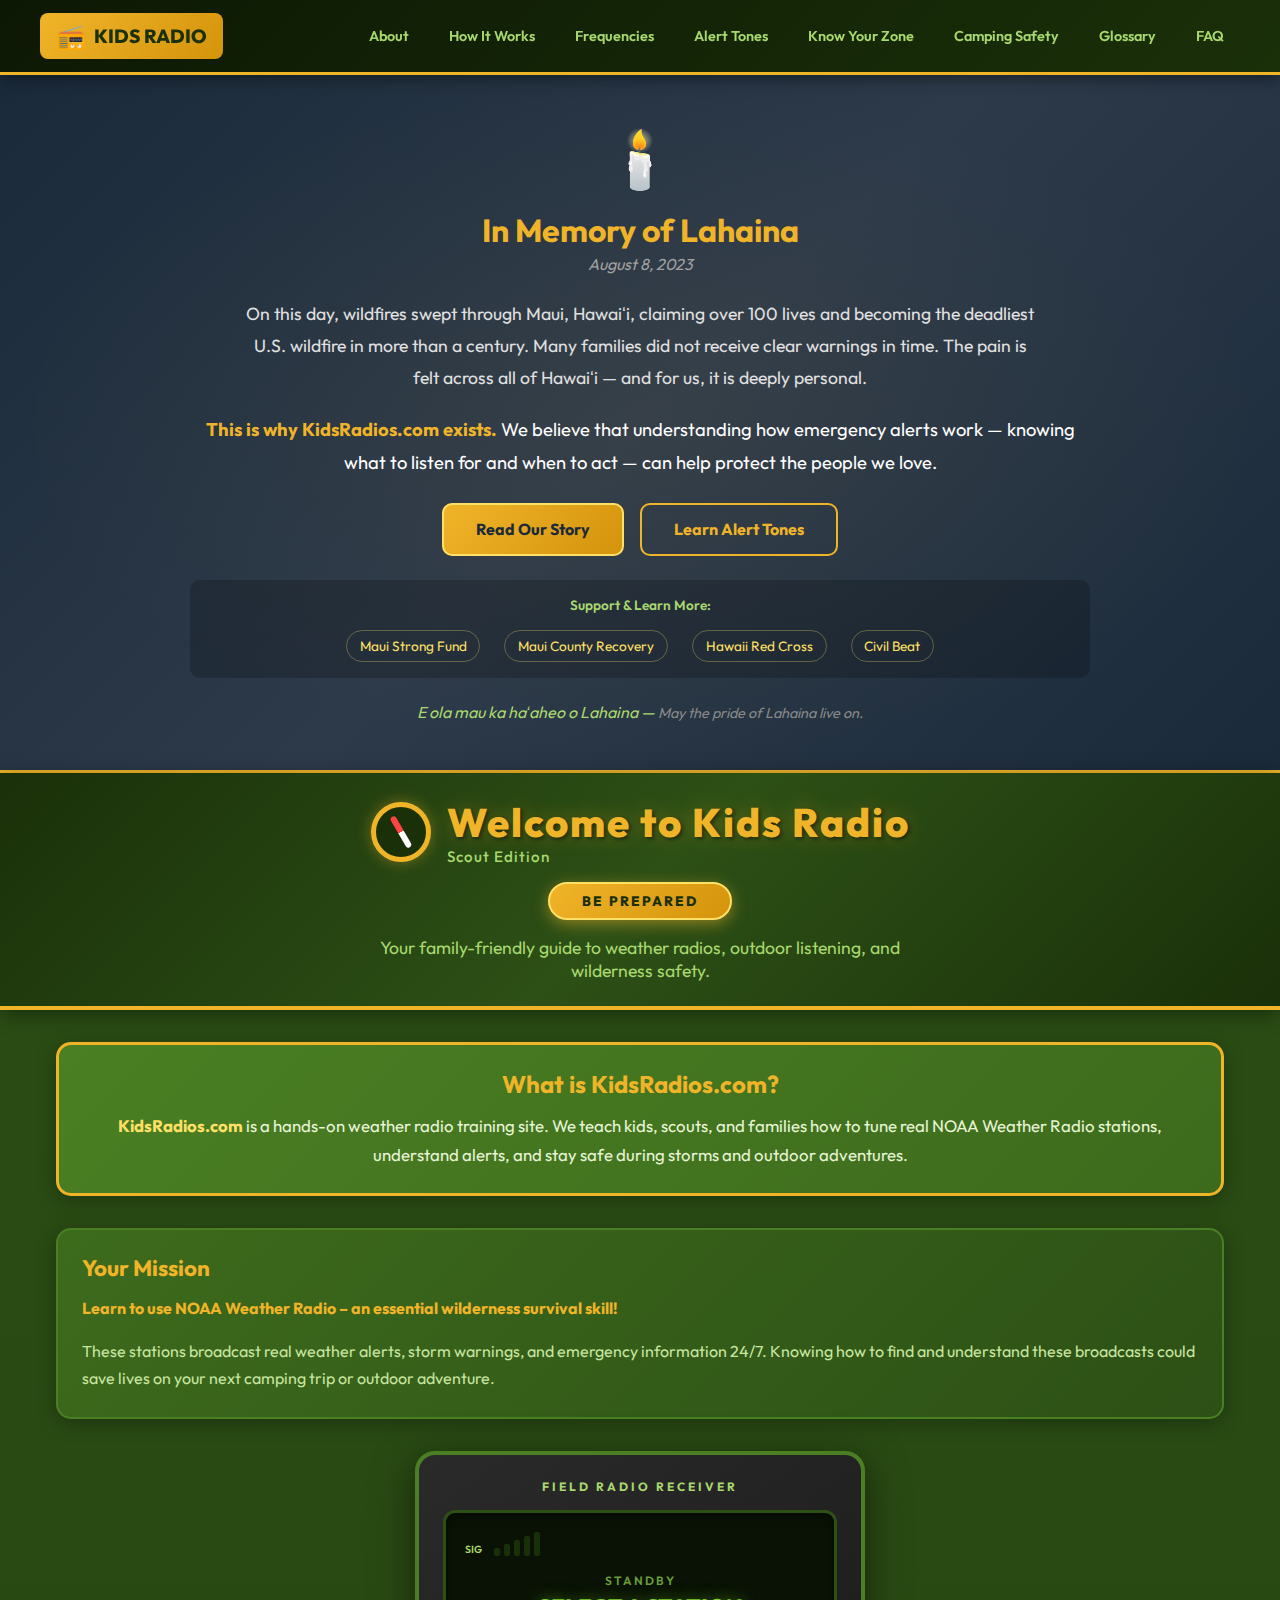
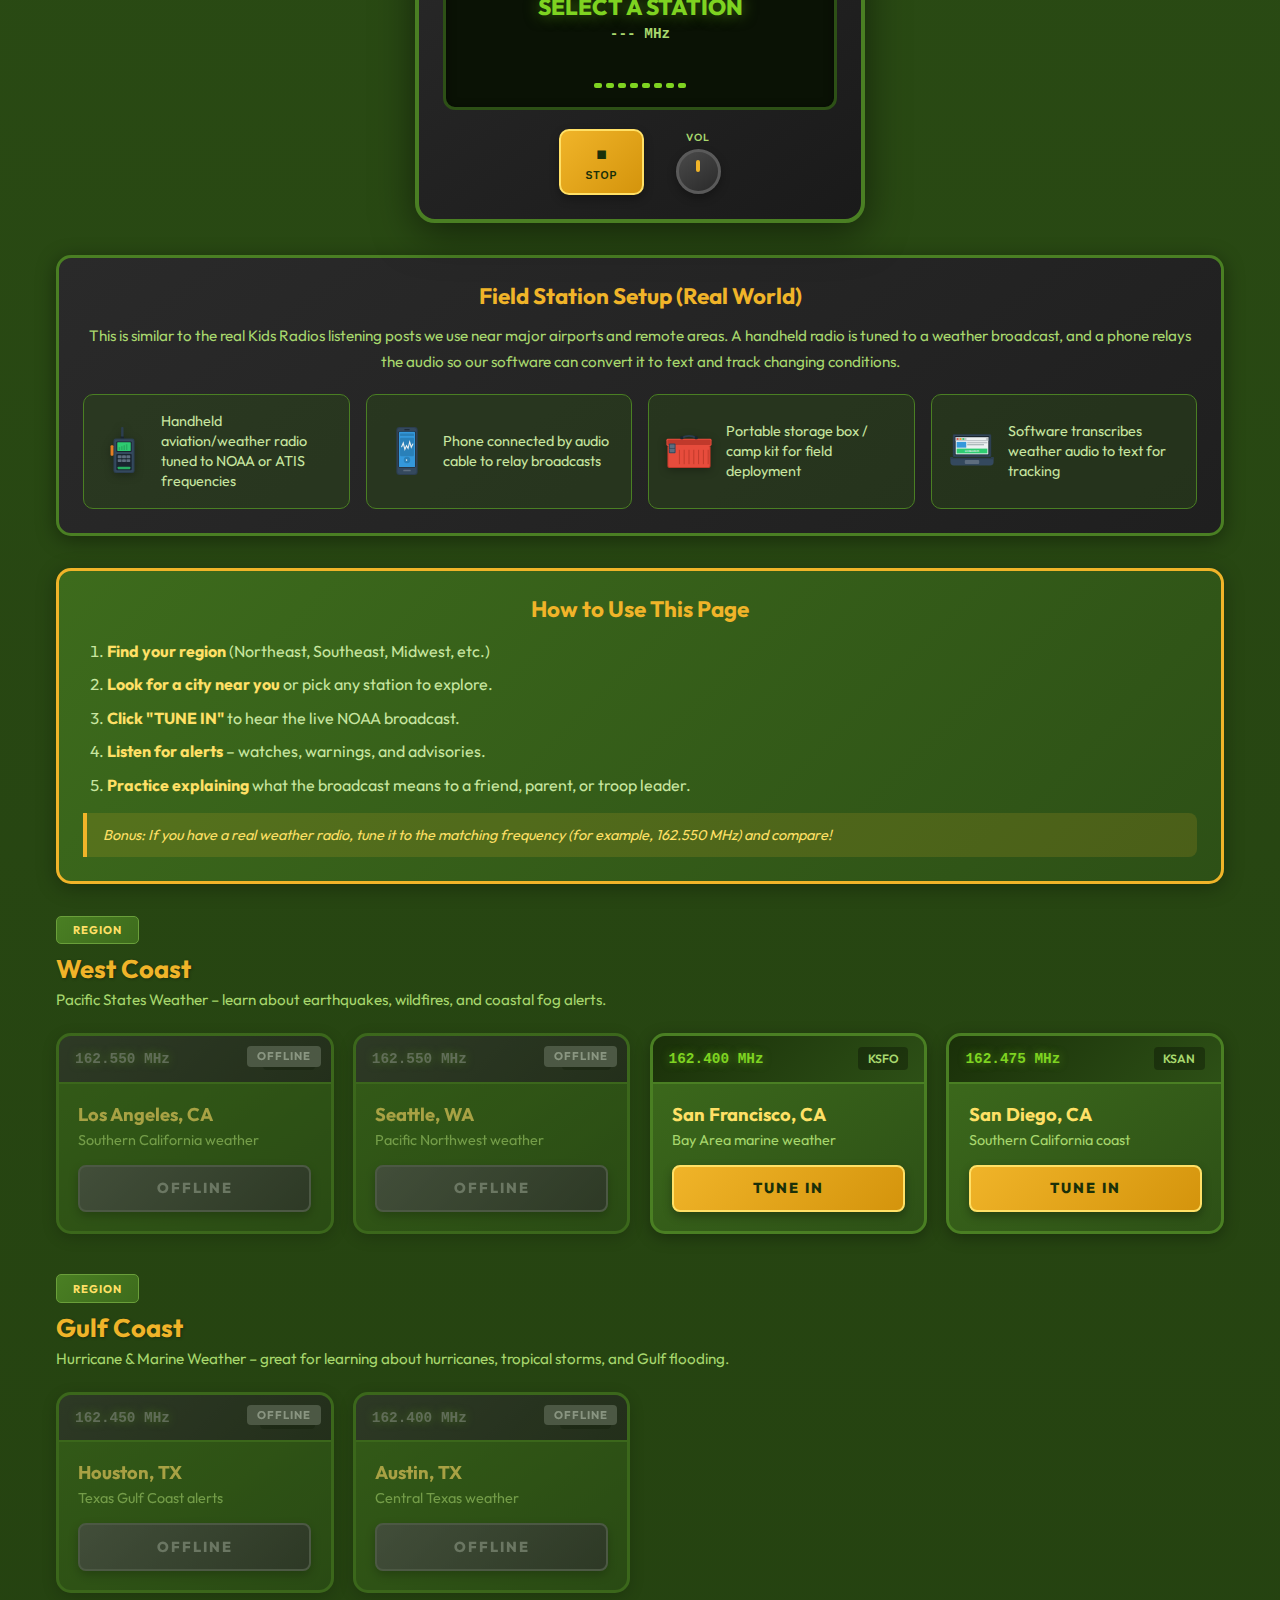
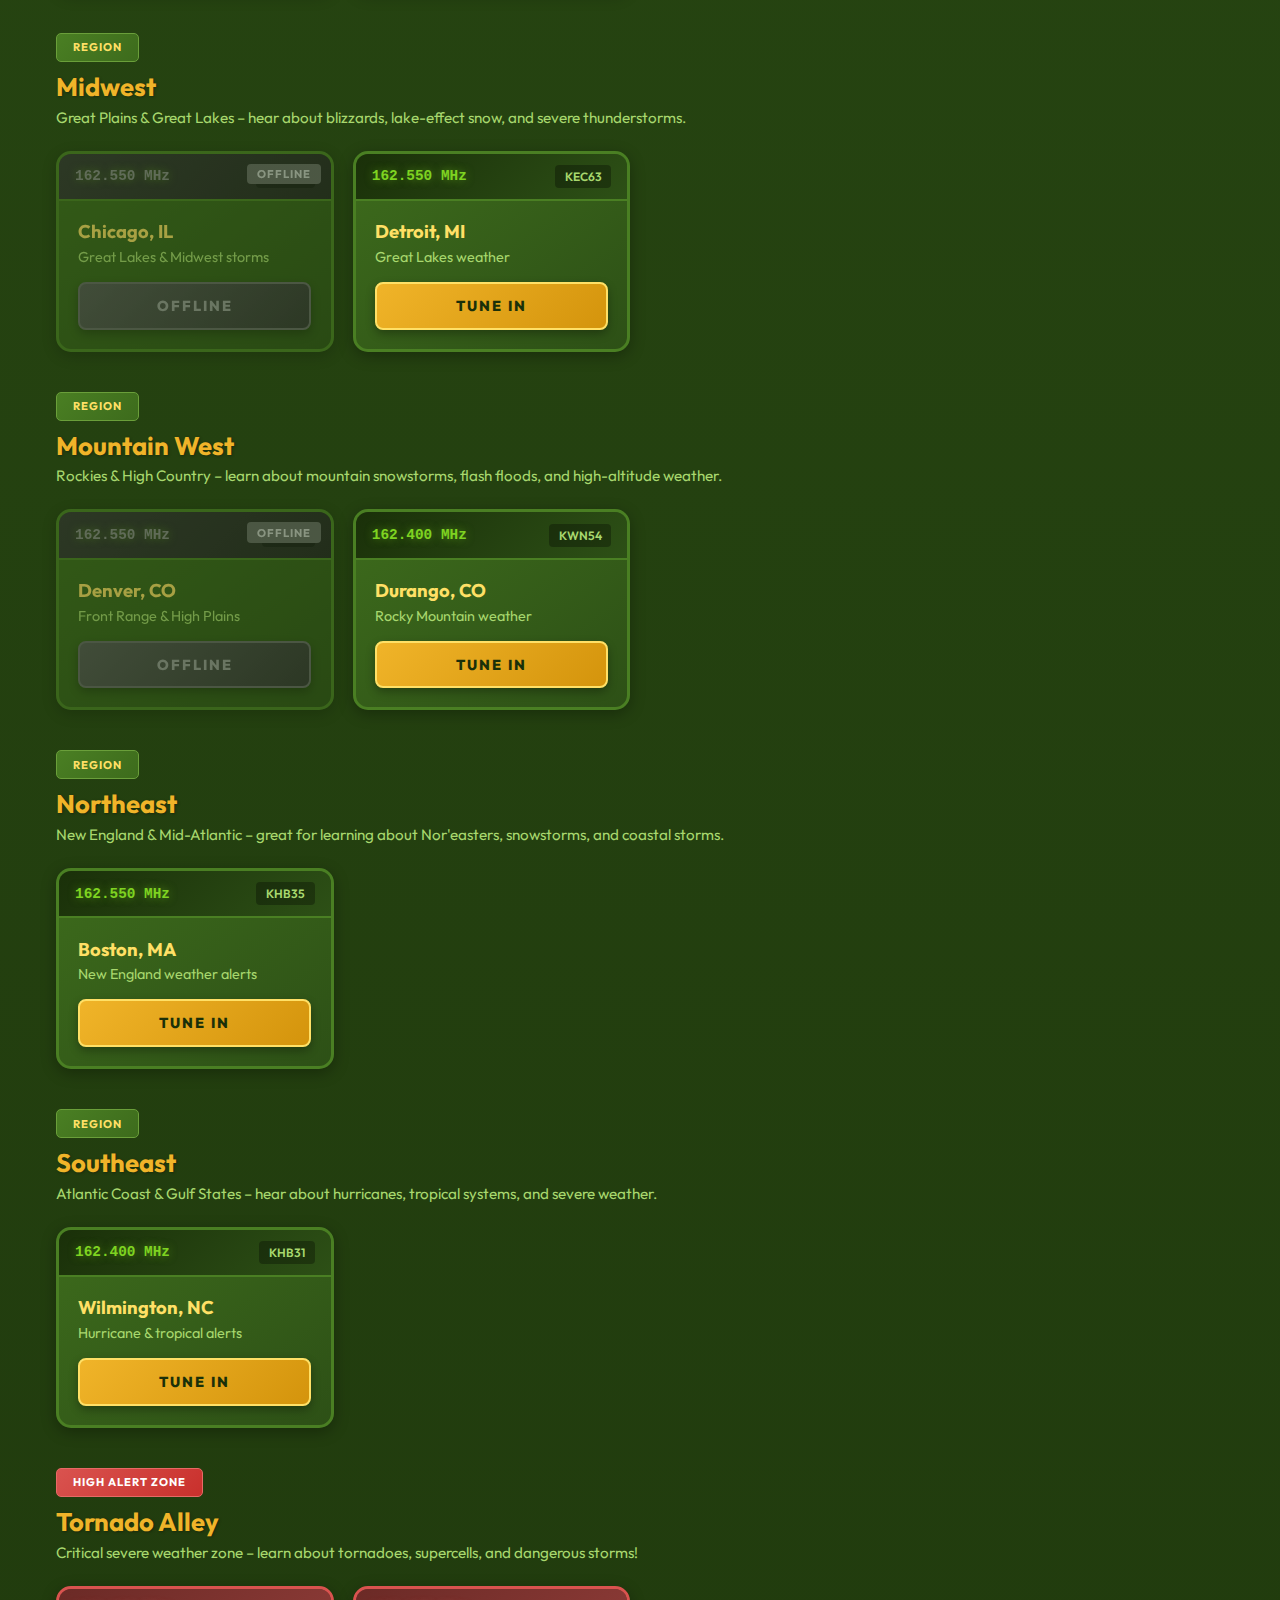
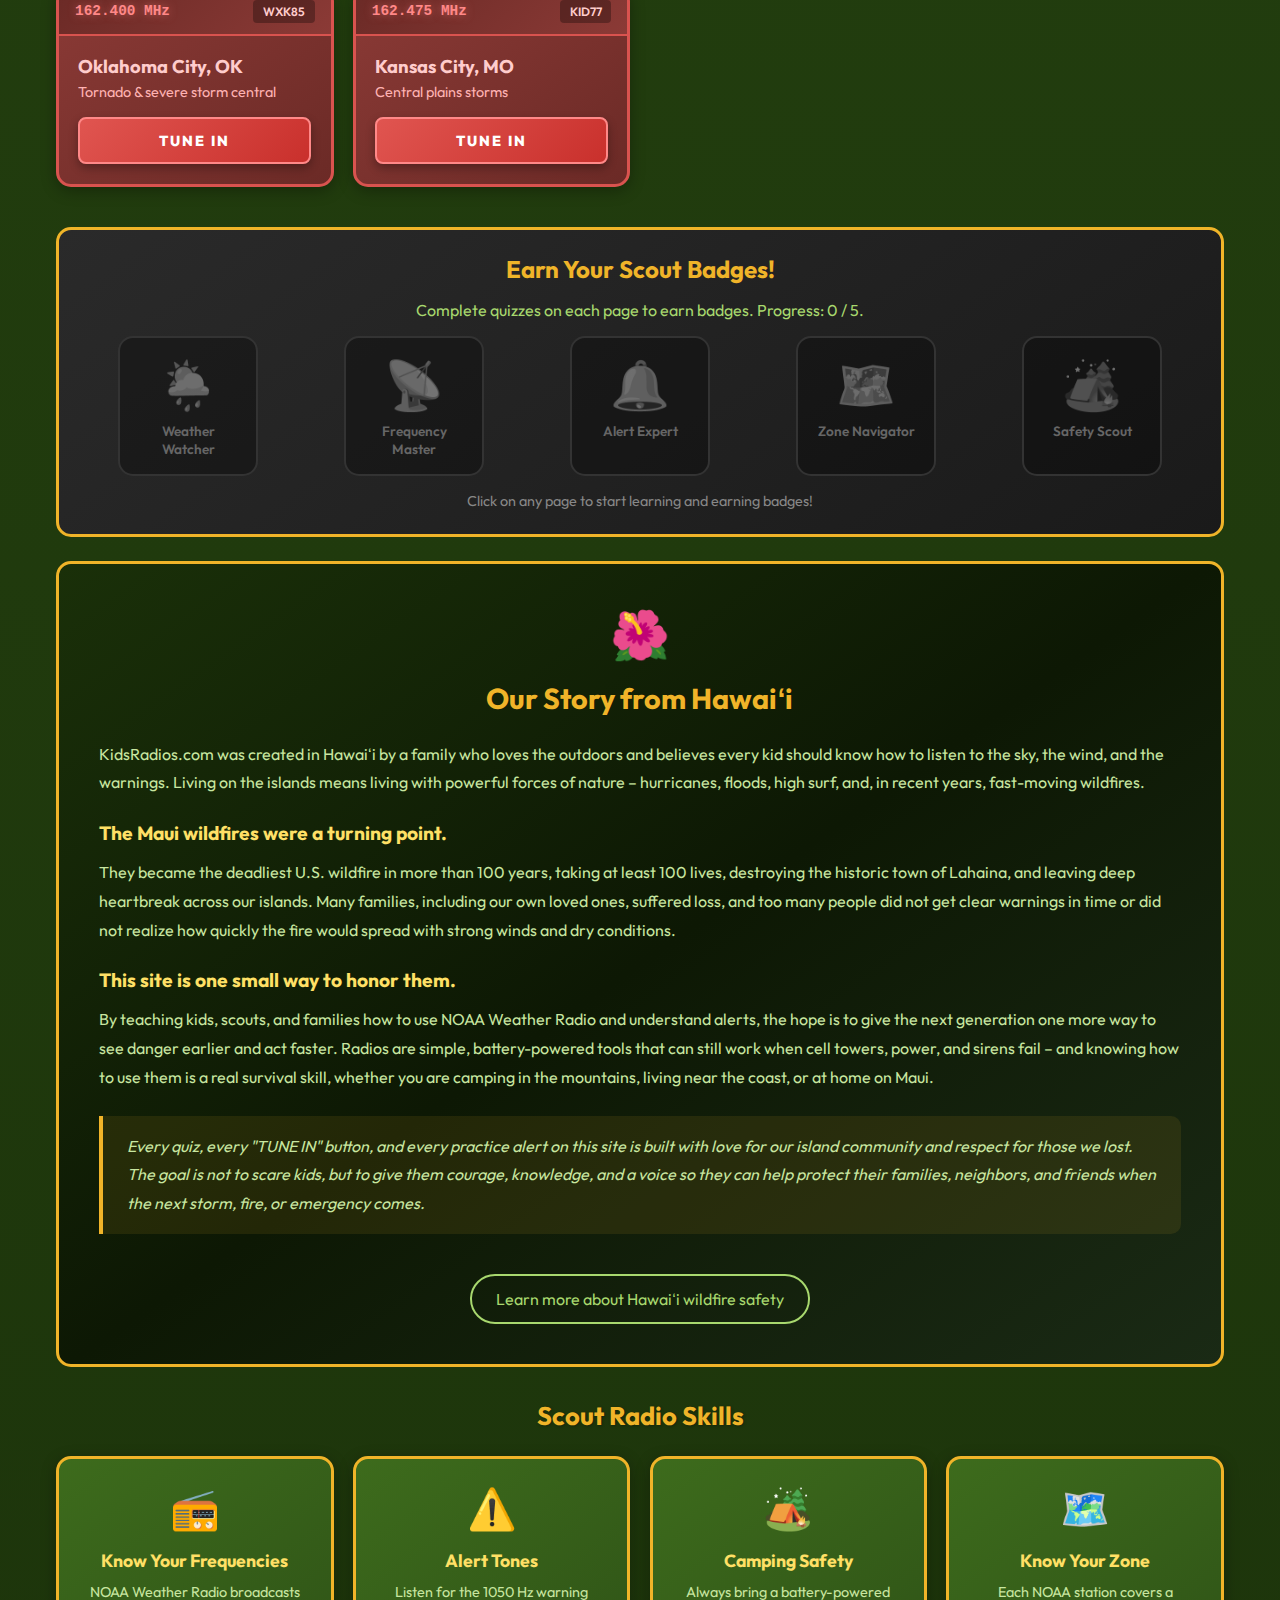
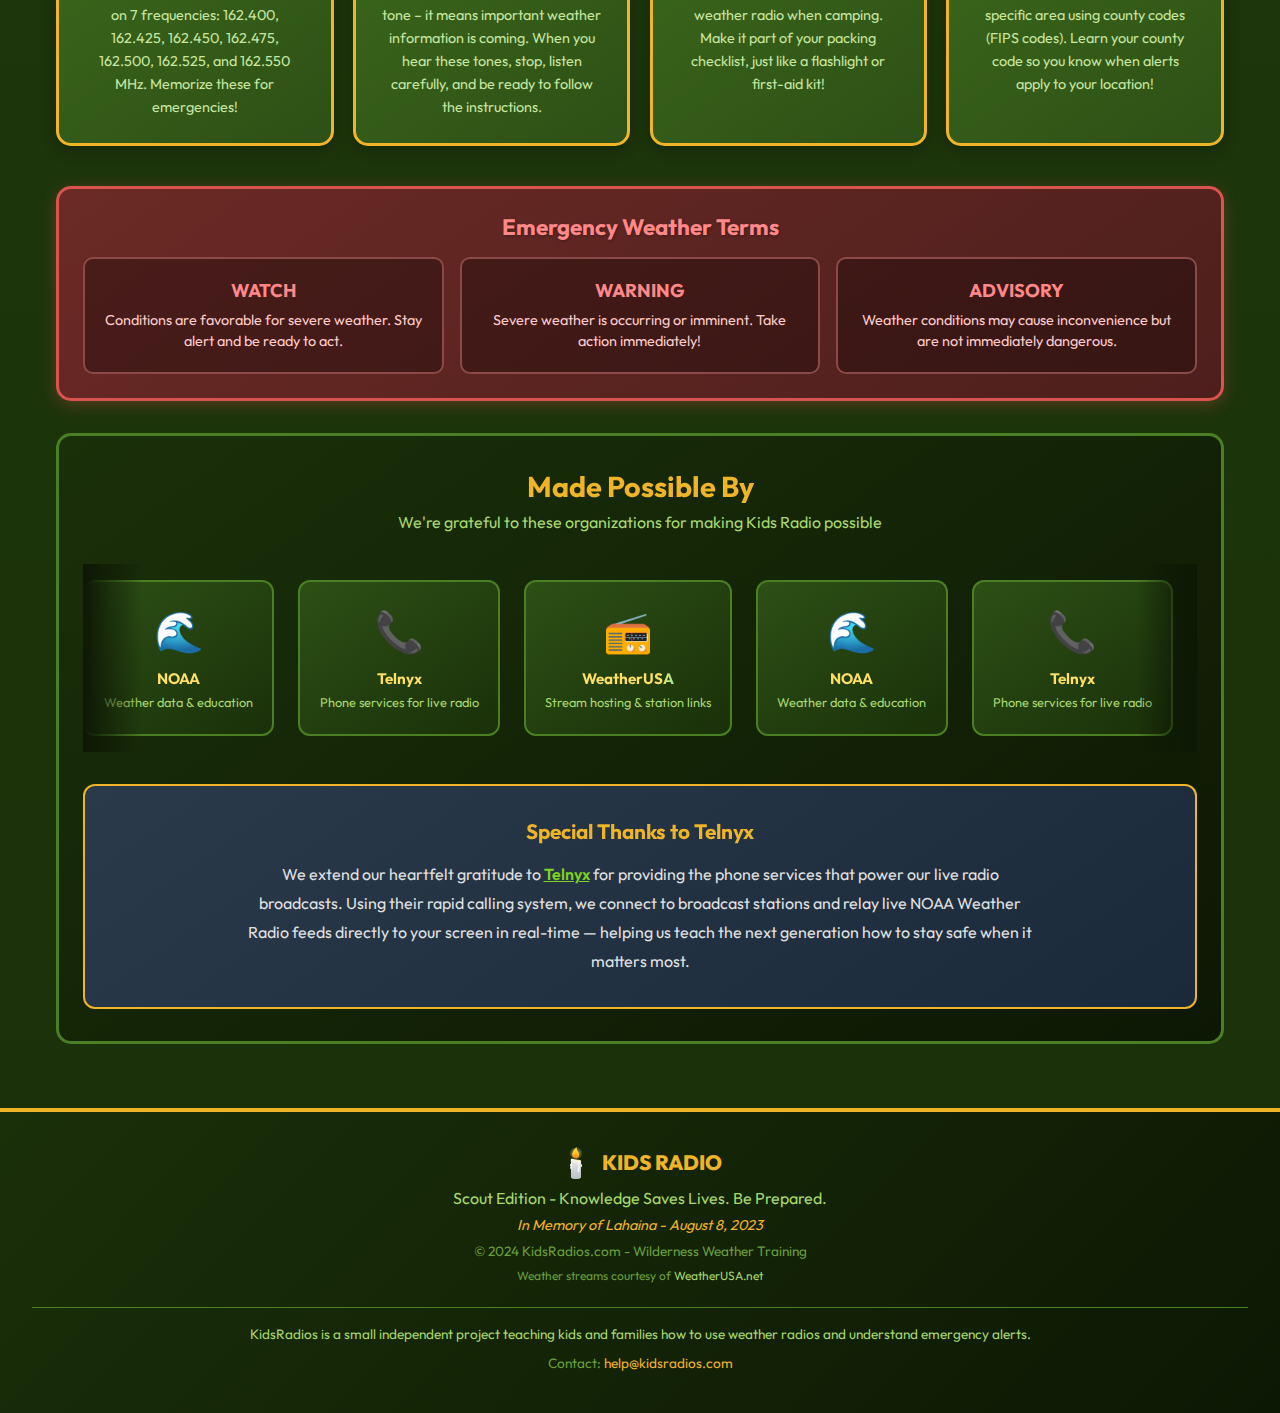
<file: index.html>
<!DOCTYPE html>
<html lang="en">
<head>
    <meta charset="UTF-8">
    <meta name="viewport" content="width=device-width, initial-scale=1.0">
    <title>Kids Radio - Scout Edition | Wilderness Weather Training</title>
    <link rel="stylesheet" href="styles.css">
    <link rel="preconnect" href="https://fonts.googleapis.com">
    <link rel="preconnect" href="https://fonts.gstatic.com" crossorigin>
    <link href="https://fonts.googleapis.com/css2?family=Outfit:wght@400;500;600;700;800&display=swap" rel="stylesheet">
</head>
<body>
    <!-- Navigation Bar -->
    <nav class="main-nav">
        <div class="nav-container">
            <a href="index.html" class="nav-logo active">
                <span class="nav-logo-icon">📻</span>
                <span>KIDS RADIO</span>
            </a>
            <button class="nav-toggle" id="navToggle" aria-label="Toggle navigation">
                <span class="nav-toggle-icon"></span>
            </button>
            <ul class="nav-links" id="navLinks">
                <li><a href="about.html">About</a></li>
                <li><a href="how-it-works.html">How It Works</a></li>
                <li><a href="frequencies.html">Frequencies</a></li>
                <li><a href="alert-tones.html">Alert Tones</a></li>
                <li><a href="know-your-zone.html">Know Your Zone</a></li>
                <li><a href="camping-safety.html">Camping Safety</a></li>
                <li><a href="glossary.html">Glossary</a></li>
                <li><a href="faq.html">FAQ</a></li>
            </ul>
        </div>
    </nav>

    <!-- Memorial Banner - In Memory of Lahaina -->
    <section class="memorial-banner">
        <div class="memorial-content">
            <div class="memorial-icon">🕯️</div>
            <div class="memorial-text">
                <h2>In Memory of Lahaina</h2>
                <p class="memorial-date">August 8, 2023</p>
                <p class="memorial-message">On this day, wildfires swept through Maui, Hawaiʻi, claiming over 100 lives and becoming the deadliest U.S. wildfire in more than a century. Many families did not receive clear warnings in time. The pain is felt across all of Hawaiʻi — and for us, it is deeply personal.</p>
                <p class="memorial-purpose"><strong>This is why KidsRadios.com exists.</strong> We believe that understanding how emergency alerts work — knowing what to listen for and when to act — can help protect the people we love.</p>
                <div class="memorial-buttons">
                    <a href="about.html" class="memorial-btn primary">Read Our Story</a>
                    <a href="alert-tones.html" class="memorial-btn secondary">Learn Alert Tones</a>
                </div>
                <div class="memorial-resources">
                    <span class="resources-label">Support & Learn More:</span>
                    <a href="https://www.mauistrongfund.org/" target="_blank">Maui Strong Fund</a>
                    <a href="https://www.mauicounty.gov/2797/Disaster-Recovery" target="_blank">Maui County Recovery</a>
                    <a href="https://www.redcross.org/local/hawaii.html" target="_blank">Hawaii Red Cross</a>
                    <a href="https://www.civilbeat.org/category/maui-fires/" target="_blank">Civil Beat</a>
                </div>
                <p class="hawaiian-tribute">E ola mau ka haʻaheo o Lahaina — <em>May the pride of Lahaina live on.</em></p>
            </div>
        </div>
    </section>

    <header>
        <div class="logo-container">
            <div class="compass-icon">
                <div class="compass-ring"></div>
                <div class="compass-needle"></div>
            </div>
            <div class="logo-text">
                <h1>Welcome to Kids Radio</h1>
                <p class="tagline">Scout Edition</p>
            </div>
        </div>
        <div class="badge-container">
            <span class="badge">BE PREPARED</span>
        </div>
        <p style="color: #a8d86e; text-align: center; margin-top: 1rem; font-size: 1.1rem; max-width: 600px; margin-left: auto; margin-right: auto;">Your family-friendly guide to weather radios, outdoor listening, and wilderness safety.</p>
    </header>

    <main>
        <!-- About Kids Radio -->
        <section class="intro-section">
            <div class="intro-card">
                <h2>What is KidsRadios.com?</h2>
                <p><strong>KidsRadios.com</strong> is a hands-on weather radio training site. We teach kids, scouts, and families how to tune real NOAA Weather Radio stations, understand alerts, and stay safe during storms and outdoor adventures.</p>
            </div>
        </section>

        <!-- Your Mission -->
        <section class="mission-section">
            <div class="mission-card">
                <h2>Your Mission</h2>
                <p><strong style="color: #f0b429;">Learn to use NOAA Weather Radio – an essential wilderness survival skill!</strong></p>
                <p style="margin-top: 1rem;">These stations broadcast real weather alerts, storm warnings, and emergency information 24/7. Knowing how to find and understand these broadcasts could save lives on your next camping trip or outdoor adventure.</p>
            </div>
        </section>

        <!-- Now Playing - Field Radio Style -->
        <section class="now-playing-radio" id="nowPlaying">
            <div class="field-radio">
                <div class="radio-label">FIELD RADIO RECEIVER</div>
                <div class="radio-screen">
                    <div class="screen-content">
                        <div class="signal-strength">
                            <span class="signal-label">SIG</span>
                            <div class="signal-bar"></div>
                            <div class="signal-bar"></div>
                            <div class="signal-bar"></div>
                            <div class="signal-bar"></div>
                            <div class="signal-bar"></div>
                        </div>
                        <div class="station-display">
                            <span class="status-label" id="statusLabel">STANDBY</span>
                            <span class="station-name" id="currentStation">SELECT A STATION</span>
                            <span class="freq-display" id="freqDisplay">--- MHz</span>
                        </div>
                        <div class="audio-visualizer" id="visualizer">
                            <div class="viz-bar"></div>
                            <div class="viz-bar"></div>
                            <div class="viz-bar"></div>
                            <div class="viz-bar"></div>
                            <div class="viz-bar"></div>
                            <div class="viz-bar"></div>
                            <div class="viz-bar"></div>
                            <div class="viz-bar"></div>
                        </div>
                    </div>
                </div>
                <div class="radio-controls">
                    <button class="control-btn stop-btn" id="stopBtn" title="Stop">
                        <span class="btn-icon">■</span>
                        <span class="btn-label">STOP</span>
                    </button>
                    <div class="volume-control">
                        <span class="vol-label">VOL</span>
                        <div class="volume-knob">
                            <div class="knob-marker"></div>
                        </div>
                    </div>
                </div>
            </div>
        </section>

        <!-- Field Station Setup -->
        <section class="field-station-section">
            <div class="field-station-card">
                <h2>Field Station Setup (Real World)</h2>
                <p class="field-station-intro">This is similar to the real Kids Radios listening posts we use near major airports and remote areas. A handheld radio is tuned to a weather broadcast, and a phone relays the audio so our software can convert it to text and track changing conditions.</p>
                <div class="setup-details">
                    <div class="setup-item">
                        <span class="setup-icon setup-icon-svg">
                            <svg viewBox="0 0 60 100" class="walkie-talkie-icon">
                                <!-- Antenna -->
                                <rect x="24" y="0" width="5" height="22" rx="2" fill="#2c3e50"/>
                                <rect x="23" y="20" width="7" height="5" rx="1" fill="#1a252f"/>
                                <!-- Main body -->
                                <rect x="8" y="24" width="44" height="72" rx="5" fill="#2c3e50"/>
                                <rect x="10" y="26" width="40" height="68" rx="4" fill="#34495e"/>
                                <!-- PTT button -->
                                <rect x="2" y="38" width="6" height="22" rx="2" fill="#e67e22"/>
                                <!-- Screen -->
                                <rect x="14" y="30" width="32" height="22" rx="2" fill="#1a252f"/>
                                <rect x="16" y="32" width="28" height="18" rx="1" fill="#2ecc71"/>
                                <!-- Signal bars -->
                                <rect x="19" y="42" width="3" height="6" fill="#27ae60"/>
                                <rect x="24" y="40" width="3" height="8" fill="#27ae60"/>
                                <rect x="29" y="38" width="3" height="10" fill="#27ae60"/>
                                <rect x="34" y="36" width="3" height="12" fill="#27ae60"/>
                                <!-- Keypad -->
                                <rect x="14" y="56" width="32" height="34" rx="2" fill="#1a252f"/>
                                <rect x="17" y="59" width="8" height="6" rx="1" fill="#5d6d7e"/>
                                <rect x="26" y="59" width="8" height="6" rx="1" fill="#5d6d7e"/>
                                <rect x="35" y="59" width="8" height="6" rx="1" fill="#5d6d7e"/>
                                <rect x="17" y="67" width="8" height="6" rx="1" fill="#5d6d7e"/>
                                <rect x="26" y="67" width="8" height="6" rx="1" fill="#5d6d7e"/>
                                <rect x="35" y="67" width="8" height="6" rx="1" fill="#5d6d7e"/>
                                <rect x="17" y="83" width="26" height="5" rx="1" fill="#27ae60"/>
                            </svg>
                        </span>
                        <span>Handheld aviation/weather radio tuned to NOAA or ATIS frequencies</span>
                    </div>
                    <div class="setup-item">
                        <span class="setup-icon setup-icon-svg">
                            <svg viewBox="0 0 50 90" class="phone-icon">
                                <!-- Phone body -->
                                <rect x="5" y="0" width="40" height="90" rx="6" fill="#2c3e50"/>
                                <rect x="7" y="2" width="36" height="86" rx="5" fill="#34495e"/>
                                <!-- Screen -->
                                <rect x="9" y="8" width="32" height="68" rx="2" fill="#1a252f"/>
                                <rect x="10" y="9" width="30" height="66" rx="1" fill="#3498db"/>
                                <!-- Waveform -->
                                <rect x="12" y="20" width="26" height="35" rx="2" fill="#2980b9"/>
                                <path d="M15 37 L18 30 L21 42 L24 35 L27 40 L30 28 L33 38 L36 32" stroke="#ecf0f1" stroke-width="2" fill="none" stroke-linecap="round"/>
                                <!-- Status bar -->
                                <rect x="12" y="12" width="26" height="5" rx="1" fill="#2980b9"/>
                                <!-- Play button -->
                                <circle cx="25" cy="62" r="6" fill="#2980b9"/>
                                <polygon points="23,60 23,64 26,62" fill="#ecf0f1"/>
                                <!-- Speaker notch -->
                                <rect x="20" y="4" width="10" height="2" rx="1" fill="#1a252f"/>
                                <!-- Home indicator -->
                                <rect x="18" y="80" width="14" height="3" rx="1" fill="#5d6d7e"/>
                            </svg>
                        </span>
                        <span>Phone connected by audio cable to relay broadcasts</span>
                    </div>
                    <div class="setup-item">
                        <span class="setup-icon setup-icon-svg">
                            <svg viewBox="0 0 100 75" class="storage-box-icon">
                                <!-- Box main body -->
                                <rect x="5" y="25" width="90" height="48" rx="4" fill="#c0392b"/>
                                <rect x="7" y="27" width="86" height="44" rx="3" fill="#e74c3c"/>
                                <!-- Box lid -->
                                <rect x="3" y="12" width="94" height="15" rx="3" fill="#e74c3c"/>
                                <rect x="5" y="14" width="90" height="11" rx="2" fill="#c0392b"/>
                                <!-- Handle -->
                                <path d="M35 10 Q50 2 65 10" stroke="#2c3e50" stroke-width="4" fill="none" stroke-linecap="round"/>
                                <rect x="32" y="7" width="6" height="6" rx="1" fill="#1a252f"/>
                                <rect x="62" y="7" width="6" height="6" rx="1" fill="#1a252f"/>
                                <!-- Latch -->
                                <rect x="8" y="22" width="14" height="20" rx="2" fill="#34495e"/>
                                <rect x="10" y="24" width="10" height="7" rx="1" fill="#5d6d7e"/>
                                <rect x="10" y="33" width="10" height="7" rx="1" fill="#5d6d7e"/>
                                <!-- Ribbed texture -->
                                <line x1="30" y1="35" x2="30" y2="65" stroke="#c0392b" stroke-width="2"/>
                                <line x1="40" y1="35" x2="40" y2="65" stroke="#c0392b" stroke-width="2"/>
                                <line x1="50" y1="35" x2="50" y2="65" stroke="#c0392b" stroke-width="2"/>
                                <line x1="60" y1="35" x2="60" y2="65" stroke="#c0392b" stroke-width="2"/>
                                <line x1="70" y1="35" x2="70" y2="65" stroke="#c0392b" stroke-width="2"/>
                                <line x1="80" y1="35" x2="80" y2="65" stroke="#c0392b" stroke-width="2"/>
                                <line x1="90" y1="35" x2="90" y2="65" stroke="#c0392b" stroke-width="2"/>
                            </svg>
                        </span>
                        <span>Portable storage box / camp kit for field deployment</span>
                    </div>
                    <div class="setup-item">
                        <span class="setup-icon setup-icon-svg">
                            <svg viewBox="0 0 100 70" class="laptop-icon">
                                <!-- Screen bezel -->
                                <rect x="10" y="0" width="80" height="48" rx="3" fill="#2c3e50"/>
                                <rect x="12" y="2" width="76" height="44" rx="2" fill="#34495e"/>
                                <!-- Screen -->
                                <rect x="14" y="4" width="72" height="40" rx="1" fill="#1a252f"/>
                                <rect x="16" y="6" width="68" height="36" fill="#ecf0f1"/>
                                <!-- Browser bar -->
                                <rect x="16" y="6" width="68" height="8" fill="#bdc3c7"/>
                                <circle cx="20" cy="10" r="2" fill="#e74c3c"/>
                                <circle cx="26" cy="10" r="2" fill="#f39c12"/>
                                <circle cx="32" cy="10" r="2" fill="#2ecc71"/>
                                <rect x="38" y="8" width="42" height="4" rx="2" fill="#ecf0f1"/>
                                <!-- Website content -->
                                <rect x="18" y="16" width="20" height="12" fill="#3498db"/>
                                <rect x="40" y="16" width="42" height="3" fill="#bdc3c7"/>
                                <rect x="40" y="21" width="35" height="2" fill="#95a5a6"/>
                                <rect x="18" y="30" width="64" height="10" fill="#2ecc71"/>
                                <text x="50" y="37" text-anchor="middle" fill="#ecf0f1" font-size="5" font-weight="bold">LIVE AUDIO</text>
                                <!-- Base -->
                                <path d="M5 48 L10 48 L12 50 L88 50 L90 48 L95 48 L95 58 Q95 65 88 65 L12 65 Q5 65 5 58 Z" fill="#34495e"/>
                                <path d="M5 48 L10 48 L12 50 L88 50 L90 48 L95 48 L95 52 L5 52 Z" fill="#2c3e50"/>
                                <!-- Trackpad -->
                                <rect x="35" y="54" width="30" height="8" rx="2" fill="#5d6d7e"/>
                            </svg>
                        </span>
                        <span>Software transcribes weather audio to text for tracking</span>
                    </div>
                </div>
            </div>
        </section>

        <!-- How To Use This Page -->
        <section class="how-to-section">
            <div class="how-to-card">
                <h2>How to Use This Page</h2>
                <ol class="how-to-list">
                    <li><strong>Find your region</strong> (Northeast, Southeast, Midwest, etc.)</li>
                    <li><strong>Look for a city near you</strong> or pick any station to explore.</li>
                    <li><strong>Click "TUNE IN"</strong> to hear the live NOAA broadcast.</li>
                    <li><strong>Listen for alerts</strong> – watches, warnings, and advisories.</li>
                    <li><strong>Practice explaining</strong> what the broadcast means to a friend, parent, or troop leader.</li>
                </ol>
                <p class="how-to-tip">Bonus: If you have a real weather radio, tune it to the matching frequency (for example, 162.550 MHz) and compare!</p>
            </div>
        </section>

        <!-- NOAA Weather Stations - WEST COAST (has offline stations) -->
        <section class="stations-section">
            <div class="section-header">
                <div class="region-badge">REGION</div>
                <h2>West Coast</h2>
                <p class="section-desc">Pacific States Weather – learn about earthquakes, wildfires, and coastal fog alerts.</p>
            </div>
            <div class="stations-grid">

                <div class="radio-card offline" data-freq="162.550">
                    <div class="card-header">
                        <span class="card-freq">162.550 MHz</span>
                        <span class="card-callsign">KLAX</span>
                    </div>
                    <div class="card-body">
                        <h3>Los Angeles, CA</h3>
                        <p>Southern California weather</p>
                        <button class="tune-btn" disabled>
                            OFFLINE
                        </button>
                    </div>
                </div>

                <div class="radio-card offline" data-freq="162.550">
                    <div class="card-header">
                        <span class="card-freq">162.550 MHz</span>
                        <span class="card-callsign">KSEA</span>
                    </div>
                    <div class="card-body">
                        <h3>Seattle, WA</h3>
                        <p>Pacific Northwest weather</p>
                        <button class="tune-btn" disabled>
                            OFFLINE
                        </button>
                    </div>
                </div>

                <div class="radio-card" data-freq="162.400">
                    <div class="card-header">
                        <span class="card-freq">162.400 MHz</span>
                        <span class="card-callsign">KSFO</span>
                    </div>
                    <div class="card-body">
                        <h3>San Francisco, CA</h3>
                        <p>Bay Area marine weather</p>
                        <button class="tune-btn" onclick="playStation('https://radio.weatherusa.net/NWR/KEC49.mp3', 'NOAA San Francisco', '162.400')">
                            TUNE IN
                        </button>
                    </div>
                </div>

                <div class="radio-card" data-freq="162.475">
                    <div class="card-header">
                        <span class="card-freq">162.475 MHz</span>
                        <span class="card-callsign">KSAN</span>
                    </div>
                    <div class="card-body">
                        <h3>San Diego, CA</h3>
                        <p>Southern California coast</p>
                        <button class="tune-btn" onclick="playStation('https://radio.weatherusa.net/NWR/KWO38.mp3', 'NOAA San Diego', '162.475')">
                            TUNE IN
                        </button>
                    </div>
                </div>

            </div>
        </section>

        <!-- NOAA Weather Stations - GULF COAST (has offline stations) -->
        <section class="stations-section">
            <div class="section-header">
                <div class="region-badge">REGION</div>
                <h2>Gulf Coast</h2>
                <p class="section-desc">Hurricane & Marine Weather – great for learning about hurricanes, tropical storms, and Gulf flooding.</p>
            </div>
            <div class="stations-grid">

                <div class="radio-card offline" data-freq="162.450">
                    <div class="card-header">
                        <span class="card-freq">162.450 MHz</span>
                        <span class="card-callsign">KHOU</span>
                    </div>
                    <div class="card-body">
                        <h3>Houston, TX</h3>
                        <p>Texas Gulf Coast alerts</p>
                        <button class="tune-btn" disabled>
                            OFFLINE
                        </button>
                    </div>
                </div>

                <div class="radio-card offline" data-freq="162.400">
                    <div class="card-header">
                        <span class="card-freq">162.400 MHz</span>
                        <span class="card-callsign">KAUS</span>
                    </div>
                    <div class="card-body">
                        <h3>Austin, TX</h3>
                        <p>Central Texas weather</p>
                        <button class="tune-btn" disabled>
                            OFFLINE
                        </button>
                    </div>
                </div>

            </div>
        </section>

        <!-- NOAA Weather Stations - MIDWEST (has offline station) -->
        <section class="stations-section">
            <div class="section-header">
                <div class="region-badge">REGION</div>
                <h2>Midwest</h2>
                <p class="section-desc">Great Plains & Great Lakes – hear about blizzards, lake-effect snow, and severe thunderstorms.</p>
            </div>
            <div class="stations-grid">

                <div class="radio-card offline" data-freq="162.550">
                    <div class="card-header">
                        <span class="card-freq">162.550 MHz</span>
                        <span class="card-callsign">KMDW</span>
                    </div>
                    <div class="card-body">
                        <h3>Chicago, IL</h3>
                        <p>Great Lakes & Midwest storms</p>
                        <button class="tune-btn" disabled>
                            OFFLINE
                        </button>
                    </div>
                </div>

                <div class="radio-card" data-freq="162.550">
                    <div class="card-header">
                        <span class="card-freq">162.550 MHz</span>
                        <span class="card-callsign">KEC63</span>
                    </div>
                    <div class="card-body">
                        <h3>Detroit, MI</h3>
                        <p>Great Lakes weather</p>
                        <button class="tune-btn" onclick="playStation('https://radio.weatherusa.net/NWR/KEC63.mp3', 'NOAA Detroit', '162.550')">
                            TUNE IN
                        </button>
                    </div>
                </div>

            </div>
        </section>

        <!-- NOAA Weather Stations - MOUNTAIN/WEST (has offline station) -->
        <section class="stations-section">
            <div class="section-header">
                <div class="region-badge">REGION</div>
                <h2>Mountain West</h2>
                <p class="section-desc">Rockies & High Country – learn about mountain snowstorms, flash floods, and high-altitude weather.</p>
            </div>
            <div class="stations-grid">

                <div class="radio-card offline" data-freq="162.550">
                    <div class="card-header">
                        <span class="card-freq">162.550 MHz</span>
                        <span class="card-callsign">KDEN</span>
                    </div>
                    <div class="card-body">
                        <h3>Denver, CO</h3>
                        <p>Front Range & High Plains</p>
                        <button class="tune-btn" disabled>
                            OFFLINE
                        </button>
                    </div>
                </div>

                <div class="radio-card" data-freq="162.400">
                    <div class="card-header">
                        <span class="card-freq">162.400 MHz</span>
                        <span class="card-callsign">KWN54</span>
                    </div>
                    <div class="card-body">
                        <h3>Durango, CO</h3>
                        <p>Rocky Mountain weather</p>
                        <button class="tune-btn" onclick="playStation('https://radio.weatherusa.net/NWR/KWN54.mp3', 'NOAA Durango', '162.400')">
                            TUNE IN
                        </button>
                    </div>
                </div>

            </div>
        </section>

        <!-- NOAA Weather Stations - NORTHEAST -->
        <section class="stations-section">
            <div class="section-header">
                <div class="region-badge">REGION</div>
                <h2>Northeast</h2>
                <p class="section-desc">New England & Mid-Atlantic – great for learning about Nor'easters, snowstorms, and coastal storms.</p>
            </div>
            <div class="stations-grid">

                <div class="radio-card" data-freq="162.550">
                    <div class="card-header">
                        <span class="card-freq">162.550 MHz</span>
                        <span class="card-callsign">KHB35</span>
                    </div>
                    <div class="card-body">
                        <h3>Boston, MA</h3>
                        <p>New England weather alerts</p>
                        <button class="tune-btn" onclick="playStation('https://radio.weatherusa.net/NWR/KHB35_3.mp3', 'NOAA Boston', '162.550')">
                            TUNE IN
                        </button>
                    </div>
                </div>

            </div>
        </section>

        <!-- NOAA Weather Stations - SOUTHEAST -->
        <section class="stations-section">
            <div class="section-header">
                <div class="region-badge">REGION</div>
                <h2>Southeast</h2>
                <p class="section-desc">Atlantic Coast & Gulf States – hear about hurricanes, tropical systems, and severe weather.</p>
            </div>
            <div class="stations-grid">

                <div class="radio-card" data-freq="162.400">
                    <div class="card-header">
                        <span class="card-freq">162.400 MHz</span>
                        <span class="card-callsign">KHB31</span>
                    </div>
                    <div class="card-body">
                        <h3>Wilmington, NC</h3>
                        <p>Hurricane & tropical alerts</p>
                        <button class="tune-btn" onclick="playStation('https://radio.weatherusa.net/NWR/KHB31_3.mp3', 'NOAA Wilmington NC', '162.400')">
                            TUNE IN
                        </button>
                    </div>
                </div>

            </div>
        </section>

        <!-- NOAA Weather Stations - TORNADO ALLEY -->
        <section class="stations-section alert-section">
            <div class="section-header">
                <div class="region-badge danger">HIGH ALERT ZONE</div>
                <h2>Tornado Alley</h2>
                <p class="section-desc">Critical severe weather zone – learn about tornadoes, supercells, and dangerous storms!</p>
            </div>
            <div class="stations-grid">

                <div class="radio-card alert-card" data-freq="162.400">
                    <div class="card-header">
                        <span class="card-freq">162.400 MHz</span>
                        <span class="card-callsign">WXK85</span>
                    </div>
                    <div class="card-body">
                        <h3>Oklahoma City, OK</h3>
                        <p>Tornado & severe storm central</p>
                        <button class="tune-btn" onclick="playStation('https://radio.weatherusa.net/NWR/WXK85.mp3', 'NOAA OKC', '162.400')">
                            TUNE IN
                        </button>
                    </div>
                </div>

                <div class="radio-card alert-card" data-freq="162.475">
                    <div class="card-header">
                        <span class="card-freq">162.475 MHz</span>
                        <span class="card-callsign">KID77</span>
                    </div>
                    <div class="card-body">
                        <h3>Kansas City, MO</h3>
                        <p>Central plains storms</p>
                        <button class="tune-btn" onclick="playStation('https://radio.weatherusa.net/NWR/KID77.mp3', 'NOAA Kansas City', '162.475')">
                            TUNE IN
                        </button>
                    </div>
                </div>

            </div>
        </section>

        <!-- Earn Your Badges Section -->
        <section class="badges-section">
            <h2>Earn Your Scout Badges!</h2>
            <p style="color: #a8d86e; text-align: center; margin-bottom: 1rem;">Complete quizzes on each page to earn badges. Progress: <span id="badgeCount">0 / 5</span>.</p>
            <div class="badges-grid" id="badgesGrid">
                <!-- Badges will be rendered by JavaScript -->
            </div>
            <p style="color: #888; text-align: center; margin-top: 1rem; font-size: 0.9rem;">Click on any page to start learning and earning badges!</p>
        </section>

        <!-- Our Story from Hawaiʻi -->
        <section class="story-section">
            <div class="story-card">
                <div class="story-icon">🌺</div>
                <h2>Our Story from Hawaiʻi</h2>

                <p>KidsRadios.com was created in Hawaiʻi by a family who loves the outdoors and believes every kid should know how to listen to the sky, the wind, and the warnings. Living on the islands means living with powerful forces of nature – hurricanes, floods, high surf, and, in recent years, fast-moving wildfires.</p>

                <h3>The Maui wildfires were a turning point.</h3>
                <p>They became the deadliest U.S. wildfire in more than 100 years, taking at least 100 lives, destroying the historic town of Lahaina, and leaving deep heartbreak across our islands. Many families, including our own loved ones, suffered loss, and too many people did not get clear warnings in time or did not realize how quickly the fire would spread with strong winds and dry conditions.</p>

                <h3>This site is one small way to honor them.</h3>
                <p>By teaching kids, scouts, and families how to use NOAA Weather Radio and understand alerts, the hope is to give the next generation one more way to see danger earlier and act faster. Radios are simple, battery-powered tools that can still work when cell towers, power, and sirens fail – and knowing how to use them is a real survival skill, whether you are camping in the mountains, living near the coast, or at home on Maui.</p>

                <p class="story-closing">Every quiz, every "TUNE IN" button, and every practice alert on this site is built with love for our island community and respect for those we lost. The goal is not to scare kids, but to give them courage, knowledge, and a voice so they can help protect their families, neighbors, and friends when the next storm, fire, or emergency comes.</p>

                <a href="https://dod.hawaii.gov/hiema/wildfire/" target="_blank" class="story-link">Learn more about Hawaiʻi wildfire safety</a>
            </div>
        </section>

        <!-- Scout Skills Section -->
        <section class="skills-section">
            <h2>Scout Radio Skills</h2>
            <div class="skills-grid">
                <a href="frequencies.html" class="skill-card" style="text-decoration: none;">
                    <div class="skill-icon">📻</div>
                    <h3>Know Your Frequencies</h3>
                    <p>NOAA Weather Radio broadcasts on 7 frequencies: 162.400, 162.425, 162.450, 162.475, 162.500, 162.525, and 162.550 MHz. Memorize these for emergencies!</p>
                </a>
                <a href="alert-tones.html" class="skill-card" style="text-decoration: none;">
                    <div class="skill-icon">⚠️</div>
                    <h3>Alert Tones</h3>
                    <p>Listen for the 1050 Hz warning tone – it means important weather information is coming. When you hear these tones, stop, listen carefully, and be ready to follow the instructions.</p>
                </a>
                <a href="camping-safety.html" class="skill-card" style="text-decoration: none;">
                    <div class="skill-icon">🏕️</div>
                    <h3>Camping Safety</h3>
                    <p>Always bring a battery-powered weather radio when camping. Make it part of your packing checklist, just like a flashlight or first-aid kit!</p>
                </a>
                <a href="know-your-zone.html" class="skill-card" style="text-decoration: none;">
                    <div class="skill-icon">🗺️</div>
                    <h3>Know Your Zone</h3>
                    <p>Each NOAA station covers a specific area using county codes (FIPS codes). Learn your county code so you know when alerts apply to your location!</p>
                </a>
            </div>
        </section>

        <!-- Emergency Info -->
        <section class="emergency-section">
            <div class="emergency-card">
                <h2>Emergency Weather Terms</h2>
                <div class="terms-grid">
                    <div class="term">
                        <strong>WATCH</strong>
                        <p>Conditions are favorable for severe weather. Stay alert and be ready to act.</p>
                    </div>
                    <div class="term">
                        <strong>WARNING</strong>
                        <p>Severe weather is occurring or imminent. Take action immediately!</p>
                    </div>
                    <div class="term">
                        <strong>ADVISORY</strong>
                        <p>Weather conditions may cause inconvenience but are not immediately dangerous.</p>
                    </div>
                </div>
            </div>
        </section>

        <!-- Partners & Thanks Section -->
        <section class="partners-section">
            <h2>Made Possible By</h2>
            <p class="partners-subtitle">We're grateful to these organizations for making Kids Radio possible</p>

            <div class="partners-scroll-container">
                <div class="partners-scroll">
                    <!-- First set of partners -->
                    <a href="https://www.noaa.gov/" target="_blank" class="partner-card">
                        <div class="partner-logo">🌊</div>
                        <div class="partner-name">NOAA</div>
                        <div class="partner-desc">Weather data & education</div>
                    </a>

                    <a href="https://telnyx.com/" target="_blank" class="partner-card">
                        <div class="partner-logo">📞</div>
                        <div class="partner-name">Telnyx</div>
                        <div class="partner-desc">Phone services for live radio</div>
                    </a>

                    <a href="https://www.weatherusa.net/radio" target="_blank" class="partner-card">
                        <div class="partner-logo">📻</div>
                        <div class="partner-name">WeatherUSA</div>
                        <div class="partner-desc">Stream hosting & station links</div>
                    </a>

                    <!-- Duplicate set for seamless loop -->
                    <a href="https://www.noaa.gov/" target="_blank" class="partner-card">
                        <div class="partner-logo">🌊</div>
                        <div class="partner-name">NOAA</div>
                        <div class="partner-desc">Weather data & education</div>
                    </a>

                    <a href="https://telnyx.com/" target="_blank" class="partner-card">
                        <div class="partner-logo">📞</div>
                        <div class="partner-name">Telnyx</div>
                        <div class="partner-desc">Phone services for live radio</div>
                    </a>

                    <a href="https://www.weatherusa.net/radio" target="_blank" class="partner-card">
                        <div class="partner-logo">📻</div>
                        <div class="partner-name">WeatherUSA</div>
                        <div class="partner-desc">Stream hosting & station links</div>
                    </a>
                </div>
            </div>

            <!-- Special Thanks to Telnyx -->
            <div class="special-thanks">
                <h3>Special Thanks to Telnyx</h3>
                <p>We extend our heartfelt gratitude to <a href="https://telnyx.com/" target="_blank">Telnyx</a> for providing the phone services that power our live radio broadcasts. Using their rapid calling system, we connect to broadcast stations and relay live NOAA Weather Radio feeds directly to your screen in real-time — helping us teach the next generation how to stay safe when it matters most.</p>
            </div>
        </section>

    </main>

    <footer>
        <div class="footer-content">
            <div class="footer-logo">
                <span class="footer-icon">🕯️</span>
                <span>KIDS RADIO</span>
            </div>
            <p class="footer-tagline">Scout Edition - Knowledge Saves Lives. Be Prepared.</p>
            <p class="footer-memorial">In Memory of Lahaina - August 8, 2023</p>
            <p class="copyright">&copy; 2024 KidsRadios.com - Wilderness Weather Training</p>
            <p class="copyright" style="margin-top: 0.5rem; font-size: 0.75rem;">Weather streams courtesy of <a href="https://www.weatherusa.net/radio" style="color: #a8d86e;">WeatherUSA.net</a></p>
            <div class="footer-about">
                <p>KidsRadios is a small independent project teaching kids and families how to use weather radios and understand emergency alerts.</p>
                <p class="contact-line">Contact: <a href="mailto:help@kidsradios.com">help@kidsradios.com</a></p>
            </div>
        </div>
    </footer>

    <!-- Hidden Audio Player -->
    <audio id="audioPlayer"></audio>

    <script src="script.js"></script>
    <script src="quiz.js"></script>
</body>
</html>
</file>
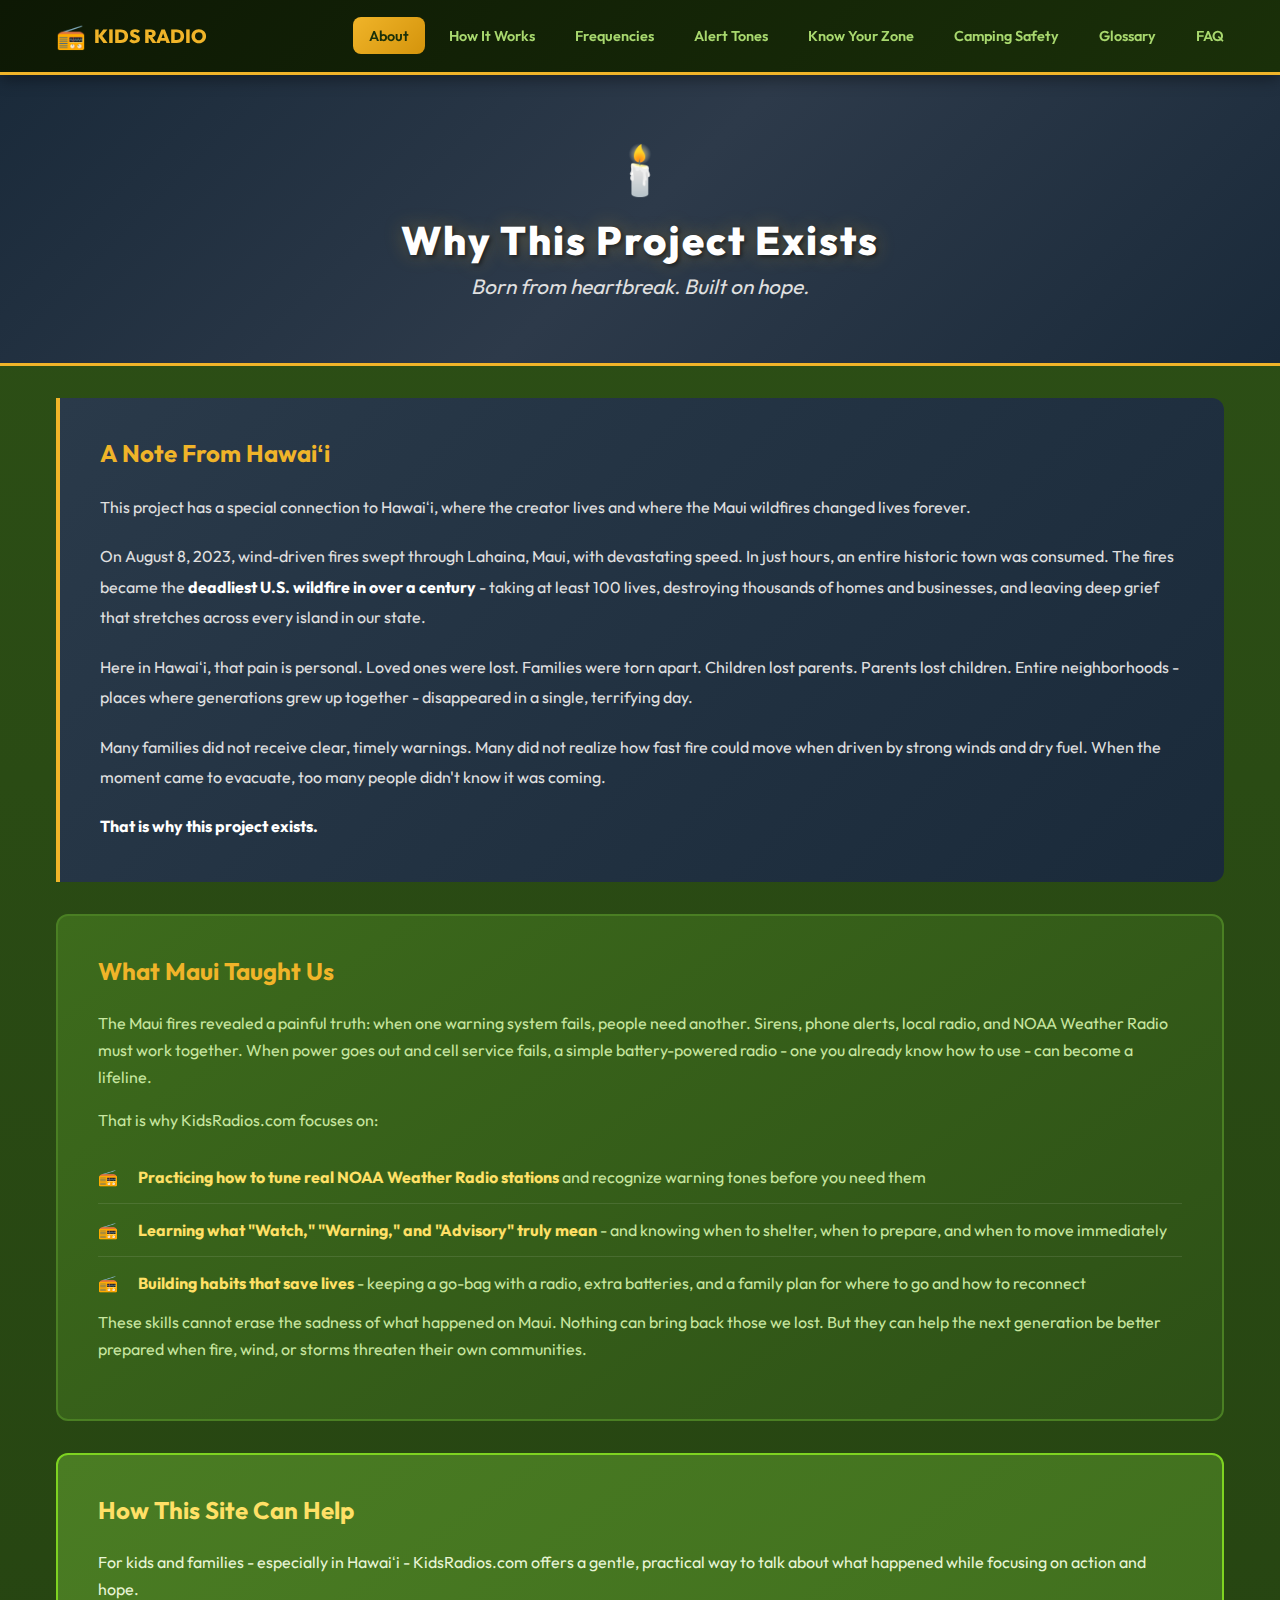
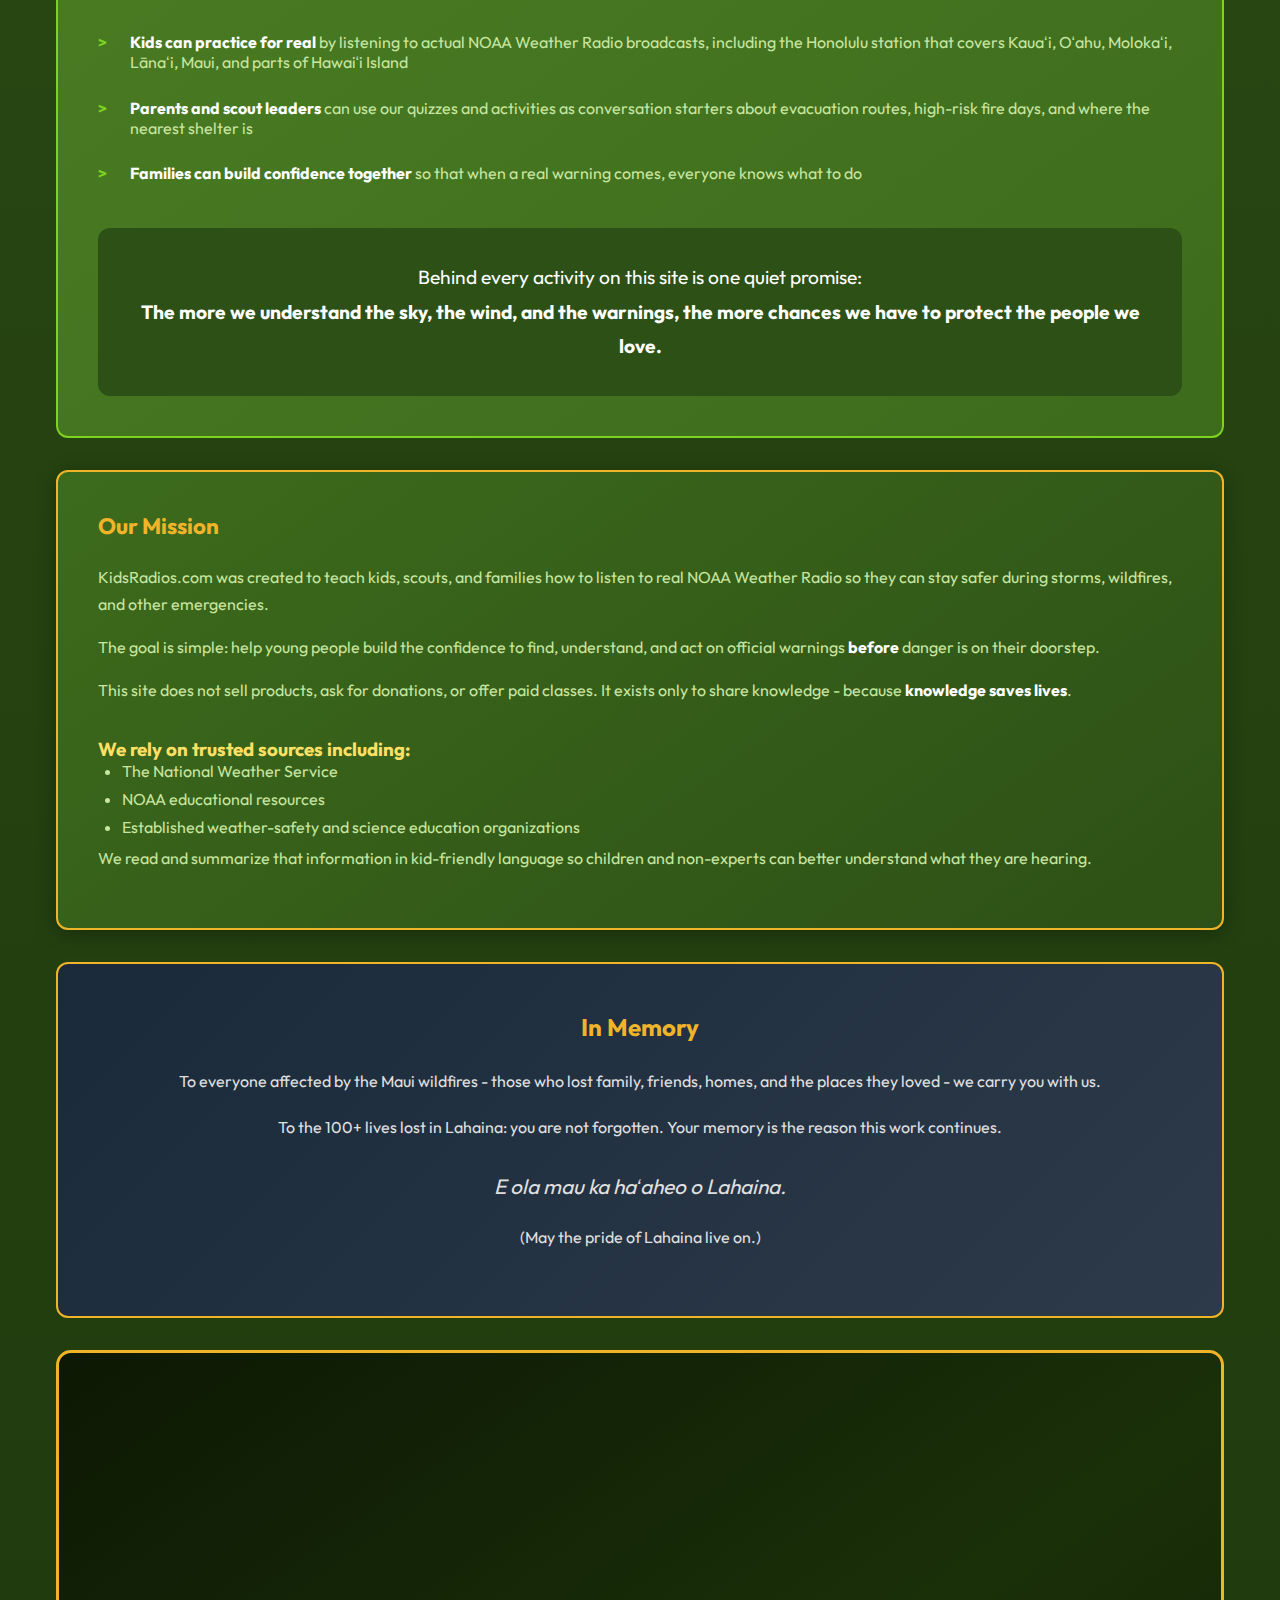
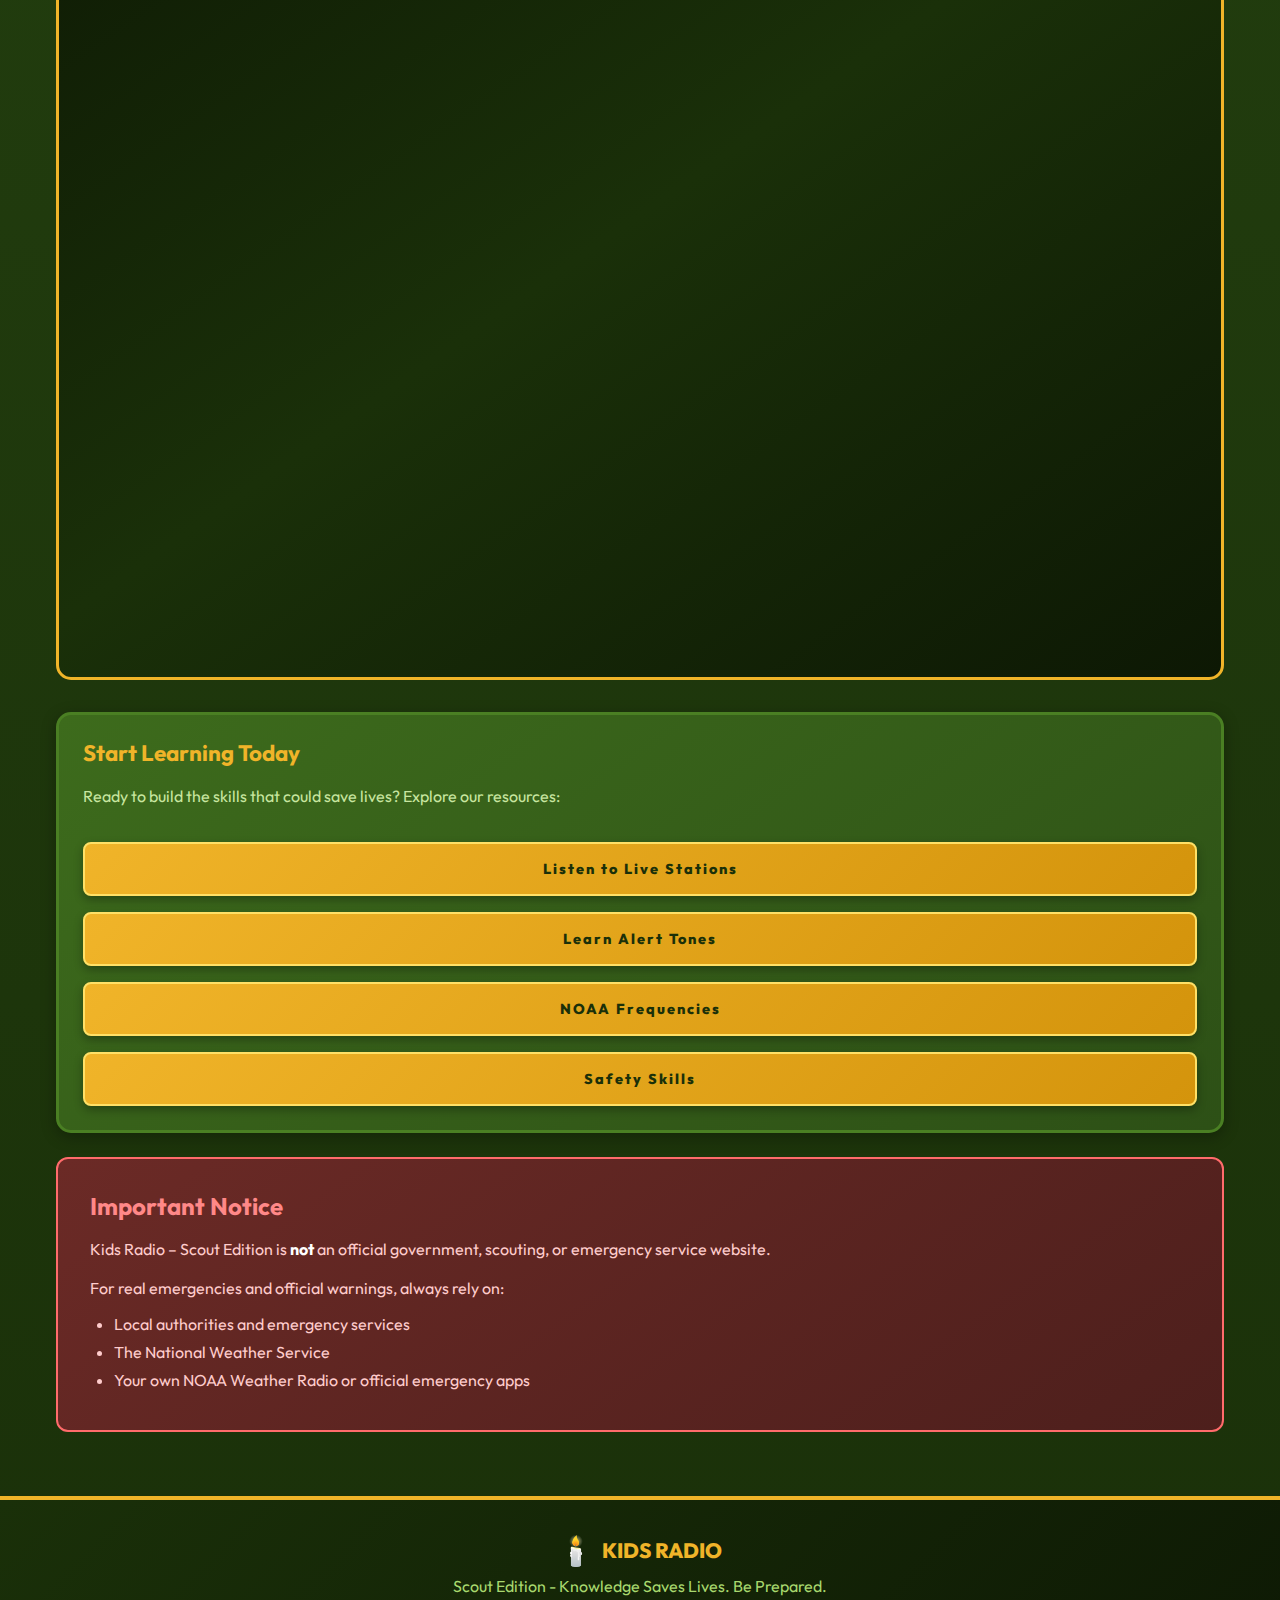
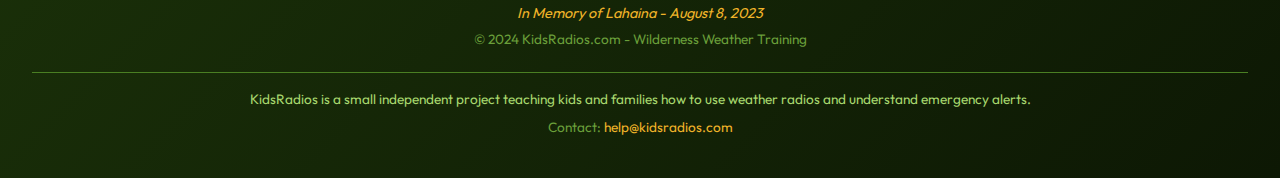
<file: about.html>
<!DOCTYPE html>
<html lang="en">
<head>
    <meta charset="UTF-8">
    <meta name="viewport" content="width=device-width, initial-scale=1.0">
    <title>Why This Project Exists | Kids Radio - Scout Edition</title>
    <link rel="stylesheet" href="styles.css">
    <link rel="preconnect" href="https://fonts.googleapis.com">
    <link rel="preconnect" href="https://fonts.gstatic.com" crossorigin>
    <link href="https://fonts.googleapis.com/css2?family=Outfit:wght@400;500;600;700;800&display=swap" rel="stylesheet">
    <style>
        /* Memorial Section Styles */
        .memorial-hero {
            background: linear-gradient(135deg, #1a2a3a 0%, #2d3a4a 50%, #1a2a3a 100%);
            padding: 4rem 2rem;
            text-align: center;
            border-bottom: 3px solid #f0b429;
        }

        .memorial-hero h1 {
            color: #ffffff;
            font-size: 2.5rem;
            margin-bottom: 0.5rem;
        }

        .memorial-hero .page-subtitle {
            color: #e0e0e0;
            font-size: 1.3rem;
            font-style: italic;
        }

        .memorial-icon {
            font-size: 3rem;
            margin-bottom: 1rem;
            display: block;
        }

        .hawaii-note {
            background: linear-gradient(135deg, #2a3a4a 0%, #1a2a3a 100%);
            border-left: 4px solid #f0b429;
            color: #ffffff;
            padding: 2.5rem;
            margin-bottom: 2rem;
            border-radius: 0 12px 12px 0;
        }

        .hawaii-note h2 {
            color: #f0b429;
            margin-bottom: 1.5rem;
        }

        .hawaii-note p {
            color: #e0e0e0;
            line-height: 1.9;
            margin-bottom: 1.2rem;
        }

        .hawaii-note p:last-child {
            margin-bottom: 0;
        }

        .hawaii-note strong {
            color: #ffffff;
        }

        .lessons-card {
            background: linear-gradient(145deg, #3d6b1c 0%, #2d5016 100%);
            border: 2px solid #4a7f23;
            border-radius: 12px;
            padding: 2.5rem;
            margin-bottom: 2rem;
        }

        .lessons-card h2 {
            color: #f0b429;
            margin-bottom: 1.5rem;
        }

        .lessons-card p {
            color: #c8e6a0;
            line-height: 1.7;
            margin-bottom: 1rem;
        }

        .lessons-card ul {
            list-style: none;
            padding: 0;
        }

        .lessons-card ul li {
            padding: 1rem 0 1rem 2.5rem;
            position: relative;
            border-bottom: 1px solid rgba(255,255,255,0.1);
            color: #c8e6a0;
        }

        .lessons-card ul li strong {
            color: #ffe066;
        }

        .lessons-card ul li:last-child {
            border-bottom: none;
        }

        .lessons-card ul li::before {
            content: "📻";
            position: absolute;
            left: 0;
            top: 1rem;
        }

        .help-card {
            background: linear-gradient(145deg, #4a7c23 0%, #3d6b1c 100%);
            border: 2px solid #7ed321;
            border-radius: 12px;
            padding: 2.5rem;
            margin-bottom: 2rem;
        }

        .help-card h2 {
            color: #ffe066;
            margin-bottom: 1.5rem;
        }

        .help-card > p {
            color: #e8f5d6;
            line-height: 1.7;
            margin-bottom: 1rem;
        }

        .help-card ul {
            list-style: none;
            padding: 0;
        }

        .help-card ul li {
            padding: 0.8rem 0 0.8rem 2rem;
            position: relative;
            color: #c8e6a0;
        }

        .help-card ul li strong {
            color: #ffffff;
        }

        .help-card ul li::before {
            content: ">";
            position: absolute;
            left: 0;
            color: #7ed321;
            font-weight: bold;
        }

        .promise-box {
            background: #2d5016;
            color: #ffffff;
            padding: 2rem;
            border-radius: 12px;
            text-align: center;
            margin-top: 2rem;
            font-size: 1.2rem;
            line-height: 1.8;
        }

        .memorial-card {
            background: linear-gradient(135deg, #1a2a3a 0%, #2d3a4a 100%);
            border: 2px solid #f0b429;
            border-radius: 12px;
            padding: 3rem;
            margin-bottom: 2rem;
            text-align: center;
            color: #ffffff;
        }

        .memorial-card h2 {
            color: #f0b429;
            margin-bottom: 1.5rem;
        }

        .memorial-card p {
            color: #e0e0e0;
            line-height: 1.9;
            margin-bottom: 1rem;
        }

        .hawaiian-phrase {
            font-size: 1.3rem;
            font-style: italic;
            color: #f0b429;
            margin-top: 1.5rem;
            margin-bottom: 0.5rem;
        }

        .hawaiian-translation {
            font-size: 1rem;
            color: #a0a0a0;
        }

        .mission-card {
            background: linear-gradient(145deg, #3d6b1c 0%, #2d5016 100%);
            border: 2px solid #f0b429;
            border-radius: 12px;
            padding: 2.5rem;
            margin-bottom: 2rem;
        }

        .mission-card h2 {
            color: #f0b429;
            margin-bottom: 1.5rem;
        }

        .mission-card h3 {
            color: #ffe066;
        }

        .mission-card p {
            color: #c8e6a0;
            line-height: 1.7;
            margin-bottom: 1rem;
        }

        .mission-card p strong {
            color: #ffffff;
        }

        .mission-card ul {
            color: #c8e6a0;
            margin-left: 1.5rem;
        }

        .mission-card ul li {
            margin-bottom: 0.5rem;
        }

        .disclaimer-card {
            background: linear-gradient(145deg, #6b2a26 0%, #4d1f1c 100%);
            border: 2px solid #ff6b6b;
            border-radius: 12px;
            padding: 2rem;
            margin-bottom: 2rem;
        }

        .disclaimer-card h2 {
            color: #ff8888;
            margin-bottom: 1rem;
        }

        .disclaimer-card p {
            color: #ffcccc;
            line-height: 1.6;
            margin-bottom: 0.8rem;
        }

        .disclaimer-card p strong {
            color: #ffffff;
        }

        .disclaimer-card ul {
            color: #ffcccc;
            margin-left: 1.5rem;
        }

        .disclaimer-card ul li {
            margin-bottom: 0.5rem;
        }

        .cta-section {
            display: flex;
            flex-wrap: wrap;
            gap: 1rem;
            margin-top: 2rem;
            justify-content: center;
        }

        .cta-section .tune-btn {
            text-decoration: none;
            display: inline-block;
            text-align: center;
            padding: 1rem 2rem;
        }

        /* ================================
           Gratitude Section - Scroll Animations
           ================================ */
        .gratitude-section {
            background: linear-gradient(145deg, #0d1804 0%, #1a3009 50%, #0d1804 100%);
            border: 3px solid #f0b429;
            border-radius: 15px;
            padding: 3rem 2rem;
            margin-bottom: 2rem;
            overflow: hidden;
        }

        .gratitude-header {
            text-align: center;
            margin-bottom: 2.5rem;
        }

        .gratitude-header h2 {
            font-size: 2.2rem;
            margin-bottom: 1rem;
            background: linear-gradient(
                90deg,
                #f0b429 0%,
                #f0b429 30%,
                #00ffff 42%,
                #ffffff 50%,
                #00ffff 58%,
                #f0b429 70%,
                #f0b429 100%
            );
            background-size: 200% 100%;
            -webkit-background-clip: text;
            background-clip: text;
            -webkit-text-fill-color: transparent;
            animation: shimmer-title 8s ease-in-out infinite;
        }

        @keyframes shimmer-title {
            0% {
                background-position: 100% 50%;
            }
            100% {
                background-position: -100% 50%;
            }
        }

        .gratitude-header p {
            color: #c8e6a0;
            font-size: 1.1rem;
            line-height: 1.8;
            max-width: 700px;
            margin: 0 auto;
        }

        .gratitude-grid {
            display: grid;
            grid-template-columns: repeat(auto-fit, minmax(300px, 1fr));
            gap: 1.5rem;
            margin-bottom: 2rem;
        }

        .gratitude-card {
            background: linear-gradient(145deg, #2d5016 0%, #1a3009 100%);
            border: 2px solid #4a7f23;
            border-radius: 15px;
            padding: 2rem;
            text-decoration: none;
            display: block;
            position: relative;
            transition: all 0.4s ease;
        }

        .gratitude-card:hover {
            border-color: #f0b429;
            transform: translateY(-8px);
            box-shadow: 0 15px 40px rgba(240, 180, 41, 0.2);
        }

        .gratitude-card.featured {
            background: linear-gradient(145deg, #2a3a4a 0%, #1a2a3a 100%);
            border-color: #f0b429;
            grid-column: span 1;
        }

        .gratitude-card.featured:hover {
            box-shadow: 0 15px 50px rgba(240, 180, 41, 0.3);
        }

        .featured-badge {
            position: absolute;
            top: -10px;
            right: 20px;
            background: linear-gradient(135deg, #f0b429 0%, #d4940c 100%);
            color: #1a3009;
            padding: 0.3rem 1rem;
            border-radius: 20px;
            font-size: 0.75rem;
            font-weight: 700;
            text-transform: uppercase;
        }

        .gratitude-icon {
            font-size: 3rem;
            margin-bottom: 1rem;
        }

        .gratitude-card h3 {
            font-size: 1.3rem;
            margin-bottom: 0.5rem;
            background: linear-gradient(
                90deg,
                #ffe066 0%,
                #ffe066 35%,
                #00ffff 45%,
                #ffffff 50%,
                #00ffff 55%,
                #ffe066 65%,
                #ffe066 100%
            );
            background-size: 200% 100%;
            -webkit-background-clip: text;
            background-clip: text;
            -webkit-text-fill-color: transparent;
            animation: shimmer-text 6s ease-in-out infinite;
        }

        @keyframes shimmer-text {
            0% {
                background-position: 100% 50%;
            }
            100% {
                background-position: -100% 50%;
            }
        }

        .gratitude-role {
            color: #7ed321;
            font-size: 0.9rem;
            font-weight: 600;
            margin-bottom: 1rem;
        }

        .gratitude-thanks {
            color: #c8e6a0;
            font-size: 0.95rem;
            line-height: 1.7;
        }

        .gratitude-message {
            background: linear-gradient(145deg, #3d6b1c 0%, #2d5016 100%);
            border-radius: 12px;
            padding: 2rem;
            text-align: center;
        }

        .gratitude-message p {
            color: #e8f5d6;
            font-size: 1.15rem;
            line-height: 1.8;
            margin: 0;
        }

        .gratitude-message strong {
            color: #f0b429;
        }

        /* Fade Animation Classes */
        .fade-element {
            opacity: 0;
            transform: translateY(40px);
            transition: opacity 0.8s ease, transform 0.8s ease;
            transition-delay: var(--delay, 0s);
        }

        .fade-element.visible {
            opacity: 1;
            transform: translateY(0);
        }

        .fade-element.fade-out {
            opacity: 0;
            transform: translateY(-20px);
        }

        @media (max-width: 768px) {
            .memorial-hero h1 {
                font-size: 1.8rem;
            }

            .hawaii-note,
            .lessons-card,
            .help-card,
            .memorial-card,
            .mission-card {
                padding: 1.5rem;
            }

            .gratitude-section {
                padding: 2rem 1rem;
            }

            .gratitude-header h2 {
                font-size: 1.6rem;
            }

            .gratitude-grid {
                grid-template-columns: 1fr;
            }

            .gratitude-card {
                padding: 1.5rem;
            }

            .gratitude-icon {
                font-size: 2.5rem;
            }

            .gratitude-message p {
                font-size: 1rem;
            }
        }
    </style>
</head>
<body>
    <!-- Navigation Bar -->
    <nav class="main-nav">
        <div class="nav-container">
            <a href="index.html" class="nav-logo">
                <span class="nav-logo-icon">📻</span>
                <span>KIDS RADIO</span>
            </a>
            <button class="nav-toggle" id="navToggle" aria-label="Toggle navigation">
                <span class="nav-toggle-icon"></span>
            </button>
            <ul class="nav-links" id="navLinks">
                <li><a href="about.html" class="active">About</a></li>
                <li><a href="how-it-works.html">How It Works</a></li>
                <li><a href="frequencies.html">Frequencies</a></li>
                <li><a href="alert-tones.html">Alert Tones</a></li>
                <li><a href="know-your-zone.html">Know Your Zone</a></li>
                <li><a href="camping-safety.html">Camping Safety</a></li>
                <li><a href="glossary.html">Glossary</a></li>
                <li><a href="faq.html">FAQ</a></li>
            </ul>
        </div>
    </nav>

    <!-- Memorial Hero -->
    <section class="memorial-hero">
        <span class="memorial-icon">🕯️</span>
        <h1>Why This Project Exists</h1>
        <p class="page-subtitle">Born from heartbreak. Built on hope.</p>
    </section>

    <main>
        <!-- A Note From Hawaiʻi -->
        <section class="hawaii-note">
            <h2>A Note From Hawaiʻi</h2>
            <p>This project has a special connection to Hawaiʻi, where the creator lives and where the Maui wildfires changed lives forever.</p>

            <p>On August 8, 2023, wind-driven fires swept through Lahaina, Maui, with devastating speed. In just hours, an entire historic town was consumed. The fires became the <strong>deadliest U.S. wildfire in over a century</strong> - taking at least 100 lives, destroying thousands of homes and businesses, and leaving deep grief that stretches across every island in our state.</p>

            <p>Here in Hawaiʻi, that pain is personal. Loved ones were lost. Families were torn apart. Children lost parents. Parents lost children. Entire neighborhoods - places where generations grew up together - disappeared in a single, terrifying day.</p>

            <p>Many families did not receive clear, timely warnings. Many did not realize how fast fire could move when driven by strong winds and dry fuel. When the moment came to evacuate, too many people didn't know it was coming.</p>

            <p><strong>That is why this project exists.</strong></p>
        </section>

        <!-- What Maui Taught Us -->
        <section class="lessons-card">
            <h2>What Maui Taught Us</h2>
            <p>The Maui fires revealed a painful truth: when one warning system fails, people need another. Sirens, phone alerts, local radio, and NOAA Weather Radio must work together. When power goes out and cell service fails, a simple battery-powered radio - one you already know how to use - can become a lifeline.</p>

            <p>That is why KidsRadios.com focuses on:</p>

            <ul>
                <li><strong>Practicing how to tune real NOAA Weather Radio stations</strong> and recognize warning tones before you need them</li>
                <li><strong>Learning what "Watch," "Warning," and "Advisory" truly mean</strong> - and knowing when to shelter, when to prepare, and when to move immediately</li>
                <li><strong>Building habits that save lives</strong> - keeping a go-bag with a radio, extra batteries, and a family plan for where to go and how to reconnect</li>
            </ul>

            <p>These skills cannot erase the sadness of what happened on Maui. Nothing can bring back those we lost. But they can help the next generation be better prepared when fire, wind, or storms threaten their own communities.</p>
        </section>

        <!-- How This Site Can Help -->
        <section class="help-card">
            <h2>How This Site Can Help</h2>
            <p>For kids and families - especially in Hawaiʻi - KidsRadios.com offers a gentle, practical way to talk about what happened while focusing on action and hope.</p>

            <ul>
                <li><strong>Kids can practice for real</strong> by listening to actual NOAA Weather Radio broadcasts, including the Honolulu station that covers Kauaʻi, Oʻahu, Molokaʻi, Lānaʻi, Maui, and parts of Hawaiʻi Island</li>
                <li><strong>Parents and scout leaders</strong> can use our quizzes and activities as conversation starters about evacuation routes, high-risk fire days, and where the nearest shelter is</li>
                <li><strong>Families can build confidence together</strong> so that when a real warning comes, everyone knows what to do</li>
            </ul>

            <div class="promise-box">
                Behind every activity on this site is one quiet promise:<br>
                <strong>The more we understand the sky, the wind, and the warnings, the more chances we have to protect the people we love.</strong>
            </div>
        </section>

        <!-- Our Mission -->
        <section class="mission-card">
            <h2>Our Mission</h2>
            <p>KidsRadios.com was created to teach kids, scouts, and families how to listen to real NOAA Weather Radio so they can stay safer during storms, wildfires, and other emergencies.</p>

            <p>The goal is simple: help young people build the confidence to find, understand, and act on official warnings <strong>before</strong> danger is on their doorstep.</p>

            <p>This site does not sell products, ask for donations, or offer paid classes. It exists only to share knowledge - because <strong>knowledge saves lives</strong>.</p>

            <h3 style="margin-top: 2rem; color: #ffe066;">We rely on trusted sources including:</h3>
            <ul>
                <li>The National Weather Service</li>
                <li>NOAA educational resources</li>
                <li>Established weather-safety and science education organizations</li>
            </ul>
            <p>We read and summarize that information in kid-friendly language so children and non-experts can better understand what they are hearing.</p>
        </section>

        <!-- In Memory -->
        <section class="memorial-card">
            <h2>In Memory</h2>
            <p>To everyone affected by the Maui wildfires - those who lost family, friends, homes, and the places they loved - we carry you with us.</p>

            <p>To the 100+ lives lost in Lahaina: you are not forgotten. Your memory is the reason this work continues.</p>

            <p class="hawaiian-phrase">E ola mau ka haʻaheo o Lahaina.</p>
            <p class="hawaiian-translation">(May the pride of Lahaina live on.)</p>
        </section>

        <!-- Partners & Gratitude Section -->
        <section class="gratitude-section">
            <div class="gratitude-header fade-element">
                <h2>With Gratitude</h2>
                <p>This project wouldn't be possible without the support and resources from these amazing organizations. We are deeply thankful for their contributions to emergency preparedness and public safety.</p>
            </div>

            <div class="gratitude-grid">
                <!-- NOAA -->
                <a href="https://www.noaa.gov/" target="_blank" class="gratitude-card fade-element" style="--delay: 0.1s">
                    <div class="gratitude-icon">🌊</div>
                    <h3>NOAA</h3>
                    <p class="gratitude-role">National Oceanic and Atmospheric Administration</p>
                    <p class="gratitude-thanks">Thank you for providing the weather data, educational resources, and the NOAA Weather Radio network that forms the foundation of everything we teach.</p>
                </a>

                <!-- Telnyx -->
                <a href="https://telnyx.com/" target="_blank" class="gratitude-card fade-element" style="--delay: 0.2s">
                    <div class="gratitude-icon">📞</div>
                    <h3>Telnyx</h3>
                    <p class="gratitude-role">Phone Services & Telecommunications</p>
                    <p class="gratitude-thanks">A heartfelt thank you to Telnyx for providing exceptional phone services that power our live radio broadcasts. Their reliable telecommunications infrastructure allows us to capture real NOAA Weather Radio signals through phone calls and deliver them directly to families and communities who need them most. Without Telnyx, bringing live weather data to your screen wouldn't be possible.</p>
                </a>

                <!-- WeatherUSA -->
                <a href="https://www.weatherusa.net/radio" target="_blank" class="gratitude-card fade-element" style="--delay: 0.3s">
                    <div class="gratitude-icon">📻</div>
                    <h3>WeatherUSA</h3>
                    <p class="gratitude-role">Online Stream Hosting & Archives</p>
                    <p class="gratitude-thanks">Thank you for hosting and maintaining an incredible library of NOAA Weather Radio station URLs. Your website provides the online stream links that make it possible for us to connect listeners to stations across the entire country, from Boston to Houston to Oklahoma City.</p>
                </a>
            </div>

            <div class="gratitude-message fade-element" style="--delay: 0.4s">
                <p>To everyone who has supported, shared, or used Kids Radio – Scout Edition: <strong>Mahalo nui loa</strong> (Thank you very much). Together, we're building a generation that knows how to listen, prepare, and stay safe.</p>
            </div>
        </section>

        <!-- Call to Action -->
        <section class="content-card">
            <h2>Start Learning Today</h2>
            <p>Ready to build the skills that could save lives? Explore our resources:</p>
            <div class="cta-section">
                <a href="index.html" class="tune-btn">Listen to Live Stations</a>
                <a href="alert-tones.html" class="tune-btn">Learn Alert Tones</a>
                <a href="frequencies.html" class="tune-btn">NOAA Frequencies</a>
                <a href="camping-safety.html" class="tune-btn">Safety Skills</a>
            </div>
        </section>

        <!-- Important Notice -->
        <section class="disclaimer-card">
            <h2>Important Notice</h2>
            <p>Kids Radio – Scout Edition is <strong>not</strong> an official government, scouting, or emergency service website.</p>
            <p>For real emergencies and official warnings, always rely on:</p>
            <ul>
                <li>Local authorities and emergency services</li>
                <li>The National Weather Service</li>
                <li>Your own NOAA Weather Radio or official emergency apps</li>
            </ul>
        </section>
    </main>

    <footer>
        <div class="footer-content">
            <div class="footer-logo">
                <span class="footer-icon">🕯️</span>
                <span>KIDS RADIO</span>
            </div>
            <p class="footer-tagline">Scout Edition - Knowledge Saves Lives. Be Prepared.</p>
            <p class="footer-memorial">In Memory of Lahaina - August 8, 2023</p>
            <p class="copyright">&copy; 2024 KidsRadios.com - Wilderness Weather Training</p>
            <div class="footer-about">
                <p>KidsRadios is a small independent project teaching kids and families how to use weather radios and understand emergency alerts.</p>
                <p class="contact-line">Contact: <a href="mailto:help@kidsradios.com">help@kidsradios.com</a></p>
            </div>
        </div>
    </footer>

    <script>
        // Mobile Navigation Toggle
        const navToggle = document.getElementById('navToggle');
        const navLinks = document.getElementById('navLinks');

        if (navToggle && navLinks) {
            navToggle.addEventListener('click', () => {
                navLinks.classList.toggle('active');
            });
        }

        // Scroll-triggered Fade Animations
        document.addEventListener('DOMContentLoaded', () => {
            const fadeElements = document.querySelectorAll('.fade-element');

            // Intersection Observer for fade-in/fade-out on scroll
            const observerOptions = {
                root: null,
                rootMargin: '0px 0px -50px 0px',
                threshold: [0, 0.2, 0.5, 0.8, 1]
            };

            const fadeObserver = new IntersectionObserver((entries) => {
                entries.forEach(entry => {
                    if (entry.isIntersecting) {
                        // Element is coming into view - fade in
                        entry.target.classList.add('visible');
                        entry.target.classList.remove('fade-out');
                    } else {
                        // Element is leaving view
                        const rect = entry.boundingClientRect;
                        if (rect.top < 0) {
                            // Scrolled past (above viewport) - fade out upward
                            entry.target.classList.add('fade-out');
                            entry.target.classList.remove('visible');
                        } else {
                            // Below viewport - reset to initial state
                            entry.target.classList.remove('visible');
                            entry.target.classList.remove('fade-out');
                        }
                    }
                });
            }, observerOptions);

            // Observe all fade elements
            fadeElements.forEach(el => {
                fadeObserver.observe(el);
            });

            // Also add subtle parallax effect to gratitude cards on mouse move
            const gratitudeSection = document.querySelector('.gratitude-section');
            if (gratitudeSection) {
                gratitudeSection.addEventListener('mousemove', (e) => {
                    const cards = gratitudeSection.querySelectorAll('.gratitude-card');
                    const rect = gratitudeSection.getBoundingClientRect();
                    const x = (e.clientX - rect.left) / rect.width - 0.5;
                    const y = (e.clientY - rect.top) / rect.height - 0.5;

                    cards.forEach((card, index) => {
                        const depth = (index % 3 + 1) * 2;
                        const moveX = x * depth;
                        const moveY = y * depth;
                        card.style.transform = `translateY(-${card.classList.contains('visible') ? 0 : 40}px) translate(${moveX}px, ${moveY}px)`;
                    });
                });

                gratitudeSection.addEventListener('mouseleave', () => {
                    const cards = gratitudeSection.querySelectorAll('.gratitude-card');
                    cards.forEach(card => {
                        card.style.transform = '';
                    });
                });
            }
        });
    </script>
</body>
</html>
</file>
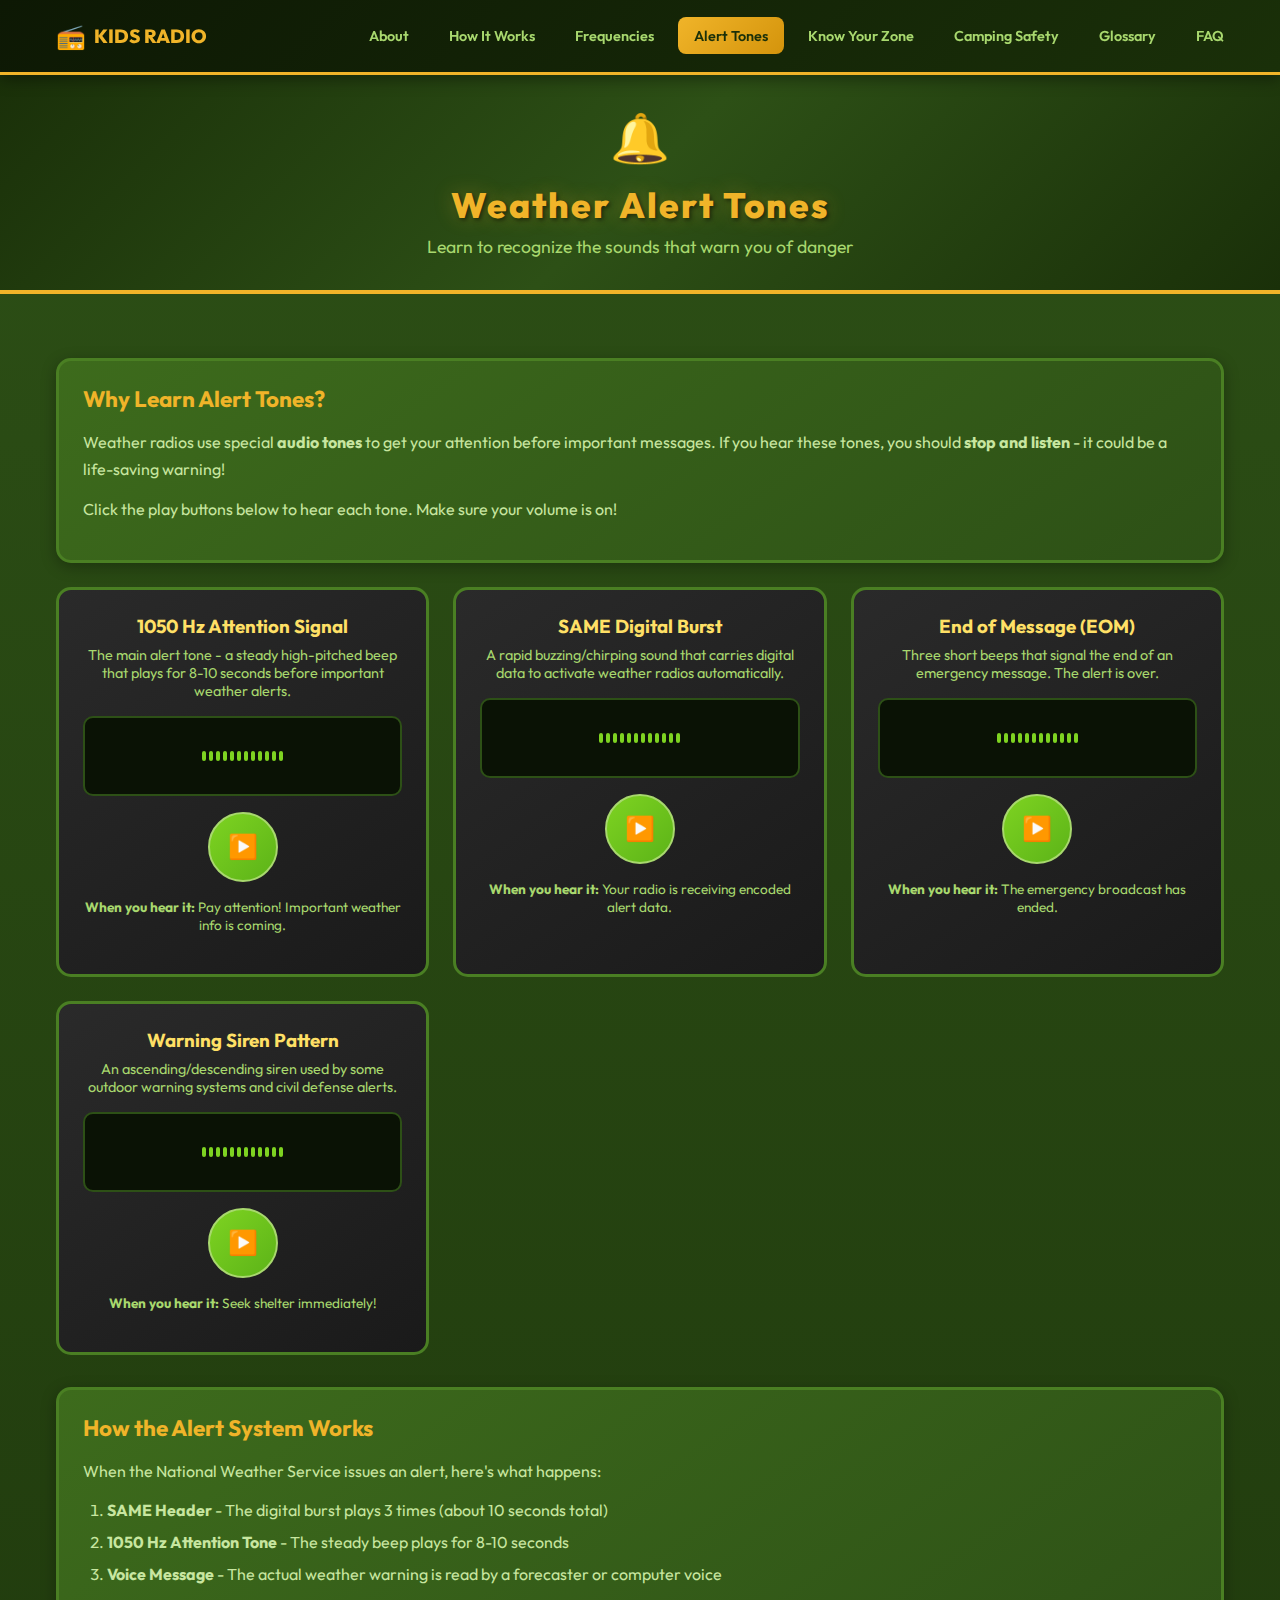
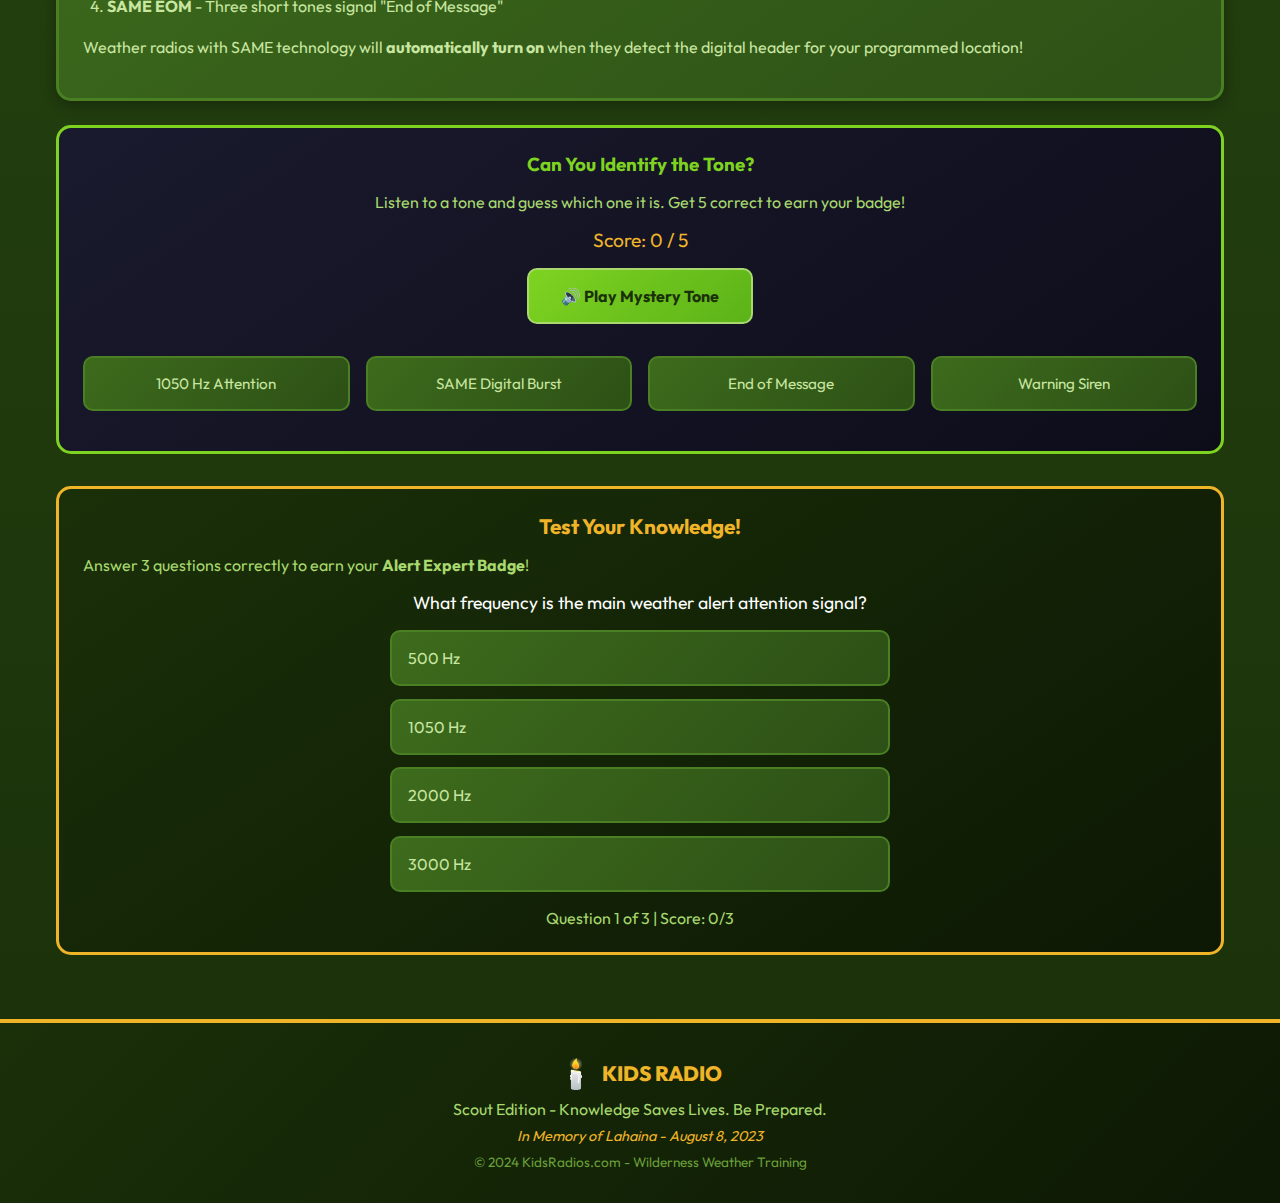
<file: alert-tones.html>
<!DOCTYPE html>
<html lang="en">
<head>
    <meta charset="UTF-8">
    <meta name="viewport" content="width=device-width, initial-scale=1.0">
    <title>Weather Alert Tones | Kids Radio</title>
    <link rel="stylesheet" href="styles.css">
    <link rel="preconnect" href="https://fonts.googleapis.com">
    <link rel="preconnect" href="https://fonts.gstatic.com" crossorigin>
    <link href="https://fonts.googleapis.com/css2?family=Outfit:wght@400;500;600;700;800&display=swap" rel="stylesheet">
</head>
<body>
    <!-- Navigation Bar -->
    <nav class="main-nav">
        <div class="nav-container">
            <a href="index.html" class="nav-logo">
                <span class="nav-logo-icon">📻</span>
                <span>KIDS RADIO</span>
            </a>
            <button class="nav-toggle" id="navToggle" aria-label="Toggle navigation">
                <span class="nav-toggle-icon"></span>
            </button>
            <ul class="nav-links" id="navLinks">
                <li><a href="about.html">About</a></li>
                <li><a href="how-it-works.html">How It Works</a></li>
                <li><a href="frequencies.html">Frequencies</a></li>
                <li><a href="alert-tones.html" class="active">Alert Tones</a></li>
                <li><a href="know-your-zone.html">Know Your Zone</a></li>
                <li><a href="camping-safety.html">Camping Safety</a></li>
                <li><a href="glossary.html">Glossary</a></li>
                <li><a href="faq.html">FAQ</a></li>
            </ul>
        </div>
    </nav>

    <!-- Page Hero -->
    <section class="page-hero">
        <span class="page-hero-icon">🔔</span>
        <h1>Weather Alert Tones</h1>
        <p class="page-subtitle">Learn to recognize the sounds that warn you of danger</p>
    </section>

    <main>
        <!-- Introduction -->
        <section class="content-card">
            <h2>Why Learn Alert Tones?</h2>
            <p>Weather radios use special <strong>audio tones</strong> to get your attention before important messages. If you hear these tones, you should <strong>stop and listen</strong> - it could be a life-saving warning!</p>
            <p>Click the play buttons below to hear each tone. Make sure your volume is on!</p>
        </section>

        <!-- Tone Cards Grid -->
        <div style="display: grid; grid-template-columns: repeat(auto-fit, minmax(280px, 1fr)); gap: 1.5rem; margin-bottom: 2rem;">

            <!-- 1050 Hz Attention Signal -->
            <div class="tone-card">
                <h3>1050 Hz Attention Signal</h3>
                <p>The main alert tone - a steady high-pitched beep that plays for 8-10 seconds before important weather alerts.</p>

                <div class="waveform-display" id="wave1">
                    <div class="wave-bar"></div>
                    <div class="wave-bar"></div>
                    <div class="wave-bar"></div>
                    <div class="wave-bar"></div>
                    <div class="wave-bar"></div>
                    <div class="wave-bar"></div>
                    <div class="wave-bar"></div>
                    <div class="wave-bar"></div>
                    <div class="wave-bar"></div>
                    <div class="wave-bar"></div>
                    <div class="wave-bar"></div>
                    <div class="wave-bar"></div>
                </div>

                <button class="play-tone-btn" id="btn1" onclick="playTone('attention', 'btn1', 'wave1')">
                    ▶️
                </button>

                <p style="margin-top: 1rem; font-size: 0.85rem;"><strong>When you hear it:</strong> Pay attention! Important weather info is coming.</p>
            </div>

            <!-- SAME Tone -->
            <div class="tone-card">
                <h3>SAME Digital Burst</h3>
                <p>A rapid buzzing/chirping sound that carries digital data to activate weather radios automatically.</p>

                <div class="waveform-display" id="wave2">
                    <div class="wave-bar"></div>
                    <div class="wave-bar"></div>
                    <div class="wave-bar"></div>
                    <div class="wave-bar"></div>
                    <div class="wave-bar"></div>
                    <div class="wave-bar"></div>
                    <div class="wave-bar"></div>
                    <div class="wave-bar"></div>
                    <div class="wave-bar"></div>
                    <div class="wave-bar"></div>
                    <div class="wave-bar"></div>
                    <div class="wave-bar"></div>
                </div>

                <button class="play-tone-btn" id="btn2" onclick="playTone('same', 'btn2', 'wave2')">
                    ▶️
                </button>

                <p style="margin-top: 1rem; font-size: 0.85rem;"><strong>When you hear it:</strong> Your radio is receiving encoded alert data.</p>
            </div>

            <!-- End of Message -->
            <div class="tone-card">
                <h3>End of Message (EOM)</h3>
                <p>Three short beeps that signal the end of an emergency message. The alert is over.</p>

                <div class="waveform-display" id="wave3">
                    <div class="wave-bar"></div>
                    <div class="wave-bar"></div>
                    <div class="wave-bar"></div>
                    <div class="wave-bar"></div>
                    <div class="wave-bar"></div>
                    <div class="wave-bar"></div>
                    <div class="wave-bar"></div>
                    <div class="wave-bar"></div>
                    <div class="wave-bar"></div>
                    <div class="wave-bar"></div>
                    <div class="wave-bar"></div>
                    <div class="wave-bar"></div>
                </div>

                <button class="play-tone-btn" id="btn3" onclick="playTone('eom', 'btn3', 'wave3')">
                    ▶️
                </button>

                <p style="margin-top: 1rem; font-size: 0.85rem;"><strong>When you hear it:</strong> The emergency broadcast has ended.</p>
            </div>

            <!-- Warning Siren -->
            <div class="tone-card">
                <h3>Warning Siren Pattern</h3>
                <p>An ascending/descending siren used by some outdoor warning systems and civil defense alerts.</p>

                <div class="waveform-display" id="wave4">
                    <div class="wave-bar"></div>
                    <div class="wave-bar"></div>
                    <div class="wave-bar"></div>
                    <div class="wave-bar"></div>
                    <div class="wave-bar"></div>
                    <div class="wave-bar"></div>
                    <div class="wave-bar"></div>
                    <div class="wave-bar"></div>
                    <div class="wave-bar"></div>
                    <div class="wave-bar"></div>
                    <div class="wave-bar"></div>
                    <div class="wave-bar"></div>
                </div>

                <button class="play-tone-btn" id="btn4" onclick="playTone('siren', 'btn4', 'wave4')">
                    ▶️
                </button>

                <p style="margin-top: 1rem; font-size: 0.85rem;"><strong>When you hear it:</strong> Seek shelter immediately!</p>
            </div>
        </div>

        <!-- How Alert System Works -->
        <section class="content-card">
            <h2>How the Alert System Works</h2>
            <p>When the National Weather Service issues an alert, here's what happens:</p>
            <ol>
                <li><strong>SAME Header</strong> - The digital burst plays 3 times (about 10 seconds total)</li>
                <li><strong>1050 Hz Attention Tone</strong> - The steady beep plays for 8-10 seconds</li>
                <li><strong>Voice Message</strong> - The actual weather warning is read by a forecaster or computer voice</li>
                <li><strong>SAME EOM</strong> - Three short tones signal "End of Message"</li>
            </ol>
            <p>Weather radios with SAME technology will <strong>automatically turn on</strong> when they detect the digital header for your programmed location!</p>
        </section>

        <!-- Listening Game -->
        <section class="game-section">
            <h3>Can You Identify the Tone?</h3>
            <p style="color: #a8d86e; margin-bottom: 1rem;">Listen to a tone and guess which one it is. Get 5 correct to earn your badge!</p>

            <div class="game-score">
                Score: <span id="gameScore">0</span> / 5
            </div>

            <button class="game-play-btn" id="gamePlayBtn" onclick="playGameTone()">
                🔊 Play Mystery Tone
            </button>

            <div class="game-options" id="gameOptions">
                <button class="game-option-btn" onclick="checkGameAnswer('attention')">1050 Hz Attention</button>
                <button class="game-option-btn" onclick="checkGameAnswer('same')">SAME Digital Burst</button>
                <button class="game-option-btn" onclick="checkGameAnswer('eom')">End of Message</button>
                <button class="game-option-btn" onclick="checkGameAnswer('siren')">Warning Siren</button>
            </div>

            <div id="gameResult" style="margin-top: 1rem; color: #c8e6a0;"></div>
        </section>

        <!-- Quiz Section -->
        <section class="quiz-section" id="toneQuiz">
            <h3>Test Your Knowledge!</h3>
            <p style="color: #a8d86e; margin-bottom: 1rem;">Answer 3 questions correctly to earn your <strong>Alert Expert Badge</strong>!</p>

            <div id="quizContainer">
                <div class="quiz-question" id="questionText">Loading question...</div>
                <div class="quiz-options" id="quizOptions"></div>
                <div class="quiz-result" id="quizResult"></div>
            </div>

            <div id="quizProgress" style="text-align: center; margin-top: 1rem; color: #a8d86e;">
                Question <span id="currentQ">1</span> of 3 | Score: <span id="score">0</span>/3
            </div>
        </section>
    </main>

    <footer>
        <div class="footer-content">
            <div class="footer-logo">
                <span class="footer-icon">🕯️</span>
                <span>KIDS RADIO</span>
            </div>
            <p class="footer-tagline">Scout Edition - Knowledge Saves Lives. Be Prepared.</p>
            <p class="footer-memorial">In Memory of Lahaina - August 8, 2023</p>
            <p class="copyright">&copy; 2024 KidsRadios.com - Wilderness Weather Training</p>
        </div>
    </footer>

    <script src="tones.js"></script>
    <script>
        // Mobile Navigation Toggle
        const navToggle = document.getElementById('navToggle');
        const navLinks = document.getElementById('navLinks');

        if (navToggle && navLinks) {
            navToggle.addEventListener('click', () => {
                navLinks.classList.toggle('active');
            });
        }

        // Play tone with visual feedback
        function playTone(type, btnId, waveId) {
            const btn = document.getElementById(btnId);
            const wave = document.getElementById(waveId);

            // Stop any currently playing tones
            toneGenerator.stop();
            document.querySelectorAll('.play-tone-btn').forEach(b => b.classList.remove('playing'));
            document.querySelectorAll('.waveform-display').forEach(w => w.classList.remove('active'));

            btn.classList.add('playing');
            wave.classList.add('active');
            btn.innerHTML = '⏹️';

            toneGenerator.playByType(type, () => {
                btn.classList.remove('playing');
                wave.classList.remove('active');
                btn.innerHTML = '▶️';
            });
        }

        // Listening Game
        let gameScore = 0;
        let currentGameTone = '';
        let gameActive = false;

        function playGameTone() {
            if (gameScore >= 5) return;

            const playBtn = document.getElementById('gamePlayBtn');
            playBtn.disabled = true;
            playBtn.textContent = '🔊 Playing...';

            currentGameTone = toneGenerator.getRandomToneType();
            gameActive = true;

            document.getElementById('gameResult').textContent = '';

            toneGenerator.playByType(currentGameTone, () => {
                playBtn.disabled = false;
                playBtn.textContent = '🔊 Play Again';
            });
        }

        function checkGameAnswer(answer) {
            if (!gameActive) {
                document.getElementById('gameResult').textContent = 'Click "Play Mystery Tone" first!';
                return;
            }

            gameActive = false;
            const resultDiv = document.getElementById('gameResult');

            if (answer === currentGameTone) {
                gameScore++;
                document.getElementById('gameScore').textContent = gameScore;
                resultDiv.innerHTML = '<span style="color: #7ed321;">Correct! That was the ' + toneGenerator.getToneName(currentGameTone) + '</span>';

                if (gameScore >= 5) {
                    resultDiv.innerHTML += '<br><br><span style="color: #f0b429; font-size: 1.2rem;">🏅 Amazing! You can identify all the alert tones!</span>';
                    document.getElementById('gamePlayBtn').textContent = '🎉 Game Complete!';
                    document.getElementById('gamePlayBtn').disabled = true;
                }
            } else {
                resultDiv.innerHTML = '<span style="color: #ff8888;">Not quite. That was the ' + toneGenerator.getToneName(currentGameTone) + '</span>';
            }

            document.getElementById('gamePlayBtn').textContent = '🔊 Play Mystery Tone';
        }

        // Quiz System
        const toneQuestions = [
            {
                question: "What frequency is the main weather alert attention signal?",
                options: ["500 Hz", "1050 Hz", "2000 Hz", "3000 Hz"],
                correct: 1
            },
            {
                question: "What does SAME stand for?",
                options: ["Standard Alert Message Encoding", "Specific Area Message Encoding", "Special Alert Mode Emergency", "System Alert Message Emergency"],
                correct: 1
            },
            {
                question: "How many beeps does the End of Message (EOM) signal have?",
                options: ["1", "2", "3", "5"],
                correct: 2
            },
            {
                question: "What happens when a weather radio receives a SAME header for your area?",
                options: ["It turns off", "It automatically turns on and alerts you", "It plays music", "Nothing"],
                correct: 1
            },
            {
                question: "How long does the 1050 Hz attention signal typically play?",
                options: ["1-2 seconds", "8-10 seconds", "30 seconds", "1 minute"],
                correct: 1
            }
        ];

        let currentQuestion = 0;
        let quizScore = 0;
        let questionsAnswered = 0;
        let shuffledQuestions = [];

        function shuffleArray(array) {
            const newArray = [...array];
            for (let i = newArray.length - 1; i > 0; i--) {
                const j = Math.floor(Math.random() * (i + 1));
                [newArray[i], newArray[j]] = [newArray[j], newArray[i]];
            }
            return newArray;
        }

        function initQuiz() {
            shuffledQuestions = shuffleArray(toneQuestions).slice(0, 3);
            currentQuestion = 0;
            quizScore = 0;
            questionsAnswered = 0;
            showQuestion();
        }

        function showQuestion() {
            const q = shuffledQuestions[currentQuestion];
            document.getElementById('questionText').textContent = q.question;
            document.getElementById('currentQ').textContent = currentQuestion + 1;
            document.getElementById('score').textContent = quizScore;

            const optionsDiv = document.getElementById('quizOptions');
            optionsDiv.innerHTML = '';

            q.options.forEach((option, index) => {
                const btn = document.createElement('button');
                btn.className = 'quiz-option';
                btn.textContent = option;
                btn.onclick = () => checkQuizAnswer(index);
                optionsDiv.appendChild(btn);
            });

            document.getElementById('quizResult').className = 'quiz-result';
            document.getElementById('quizResult').innerHTML = '';
        }

        function checkQuizAnswer(selected) {
            const q = shuffledQuestions[currentQuestion];
            const options = document.querySelectorAll('.quiz-option');
            const resultDiv = document.getElementById('quizResult');

            options.forEach((opt, i) => {
                opt.classList.add('disabled');
                if (i === q.correct) {
                    opt.classList.add('correct');
                } else if (i === selected && selected !== q.correct) {
                    opt.classList.add('incorrect');
                }
            });

            if (selected === q.correct) {
                quizScore++;
                document.getElementById('score').textContent = quizScore;
                resultDiv.innerHTML = "Correct! Great job!";
                resultDiv.className = 'quiz-result show success';
            } else {
                resultDiv.innerHTML = "Not quite. The correct answer is highlighted.";
                resultDiv.className = 'quiz-result show fail';
            }

            questionsAnswered++;

            if (questionsAnswered < 3) {
                setTimeout(() => {
                    currentQuestion++;
                    showQuestion();
                }, 2000);
            } else {
                setTimeout(() => {
                    showFinalResult();
                }, 2000);
            }
        }

        function showFinalResult() {
            const container = document.getElementById('quizContainer');

            if (quizScore === 3) {
                container.innerHTML = `
                    <div style="text-align: center;">
                        <div style="font-size: 4rem; margin-bottom: 1rem;">🏅</div>
                        <h3 style="color: #7ed321;">Congratulations!</h3>
                        <p style="color: #c8e6a0;">You got all 3 questions correct!</p>
                        <p style="color: #f0b429; font-size: 1.2rem; margin-top: 1rem;">You earned the Alert Expert Badge!</p>
                        <button class="next-question-btn" onclick="initQuiz()">Try Again</button>
                    </div>
                `;
                localStorage.setItem('badge_alert', 'true');
                createConfetti();
            } else {
                container.innerHTML = `
                    <div style="text-align: center;">
                        <div style="font-size: 4rem; margin-bottom: 1rem;">📚</div>
                        <h3 style="color: #f0b429;">Good Try!</h3>
                        <p style="color: #c8e6a0;">You got ${quizScore} out of 3 correct.</p>
                        <p style="color: #a8d86e; margin-top: 1rem;">Listen to the tones above and try again!</p>
                        <button class="next-question-btn" onclick="initQuiz()">Try Again</button>
                    </div>
                `;
            }
        }

        function createConfetti() {
            const colors = ['#f0b429', '#7ed321', '#ff6b6b', '#4ecdc4', '#ffe066'];
            for (let i = 0; i < 50; i++) {
                const confetti = document.createElement('div');
                confetti.className = 'confetti';
                confetti.style.left = Math.random() * 100 + 'vw';
                confetti.style.background = colors[Math.floor(Math.random() * colors.length)];
                confetti.style.animationDelay = Math.random() * 2 + 's';
                document.body.appendChild(confetti);

                setTimeout(() => confetti.remove(), 3000);
            }
        }

        // Initialize quiz when page loads
        document.addEventListener('DOMContentLoaded', initQuiz);
    </script>
</body>
</html>
</file>
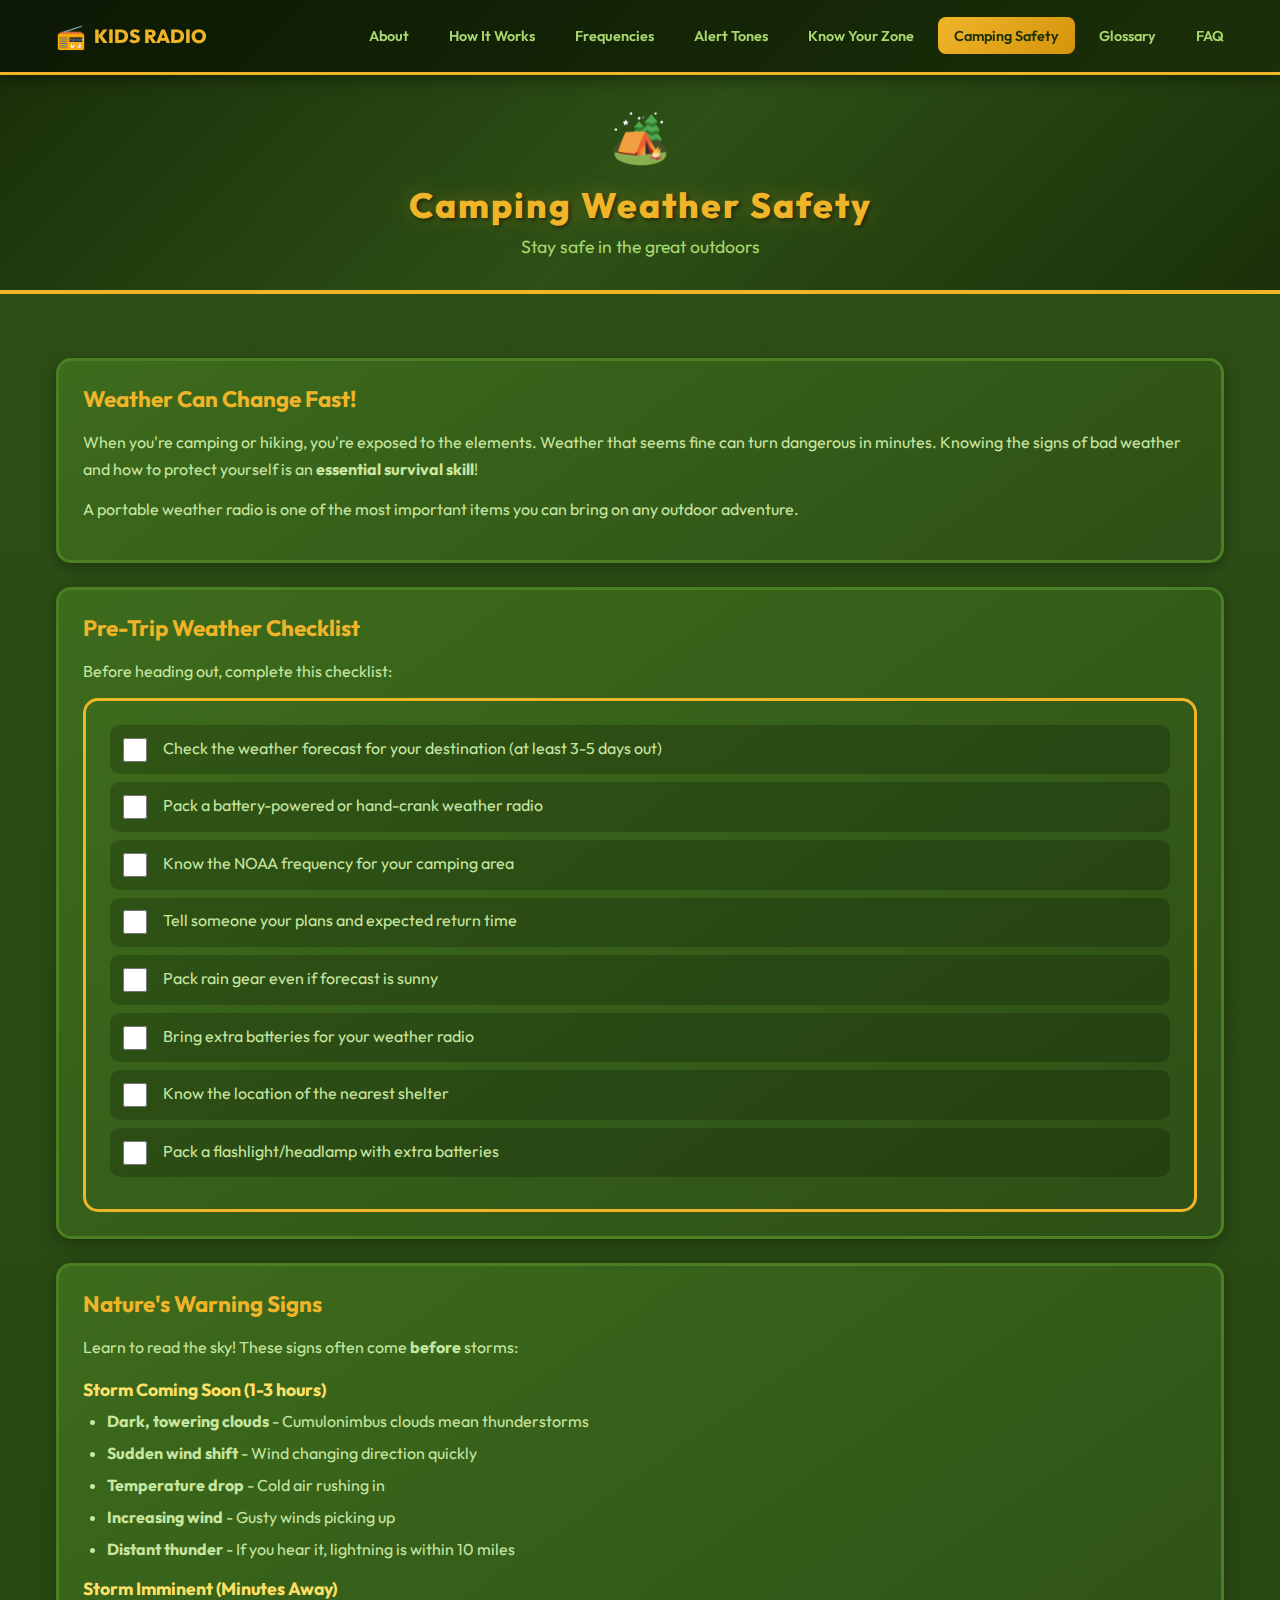
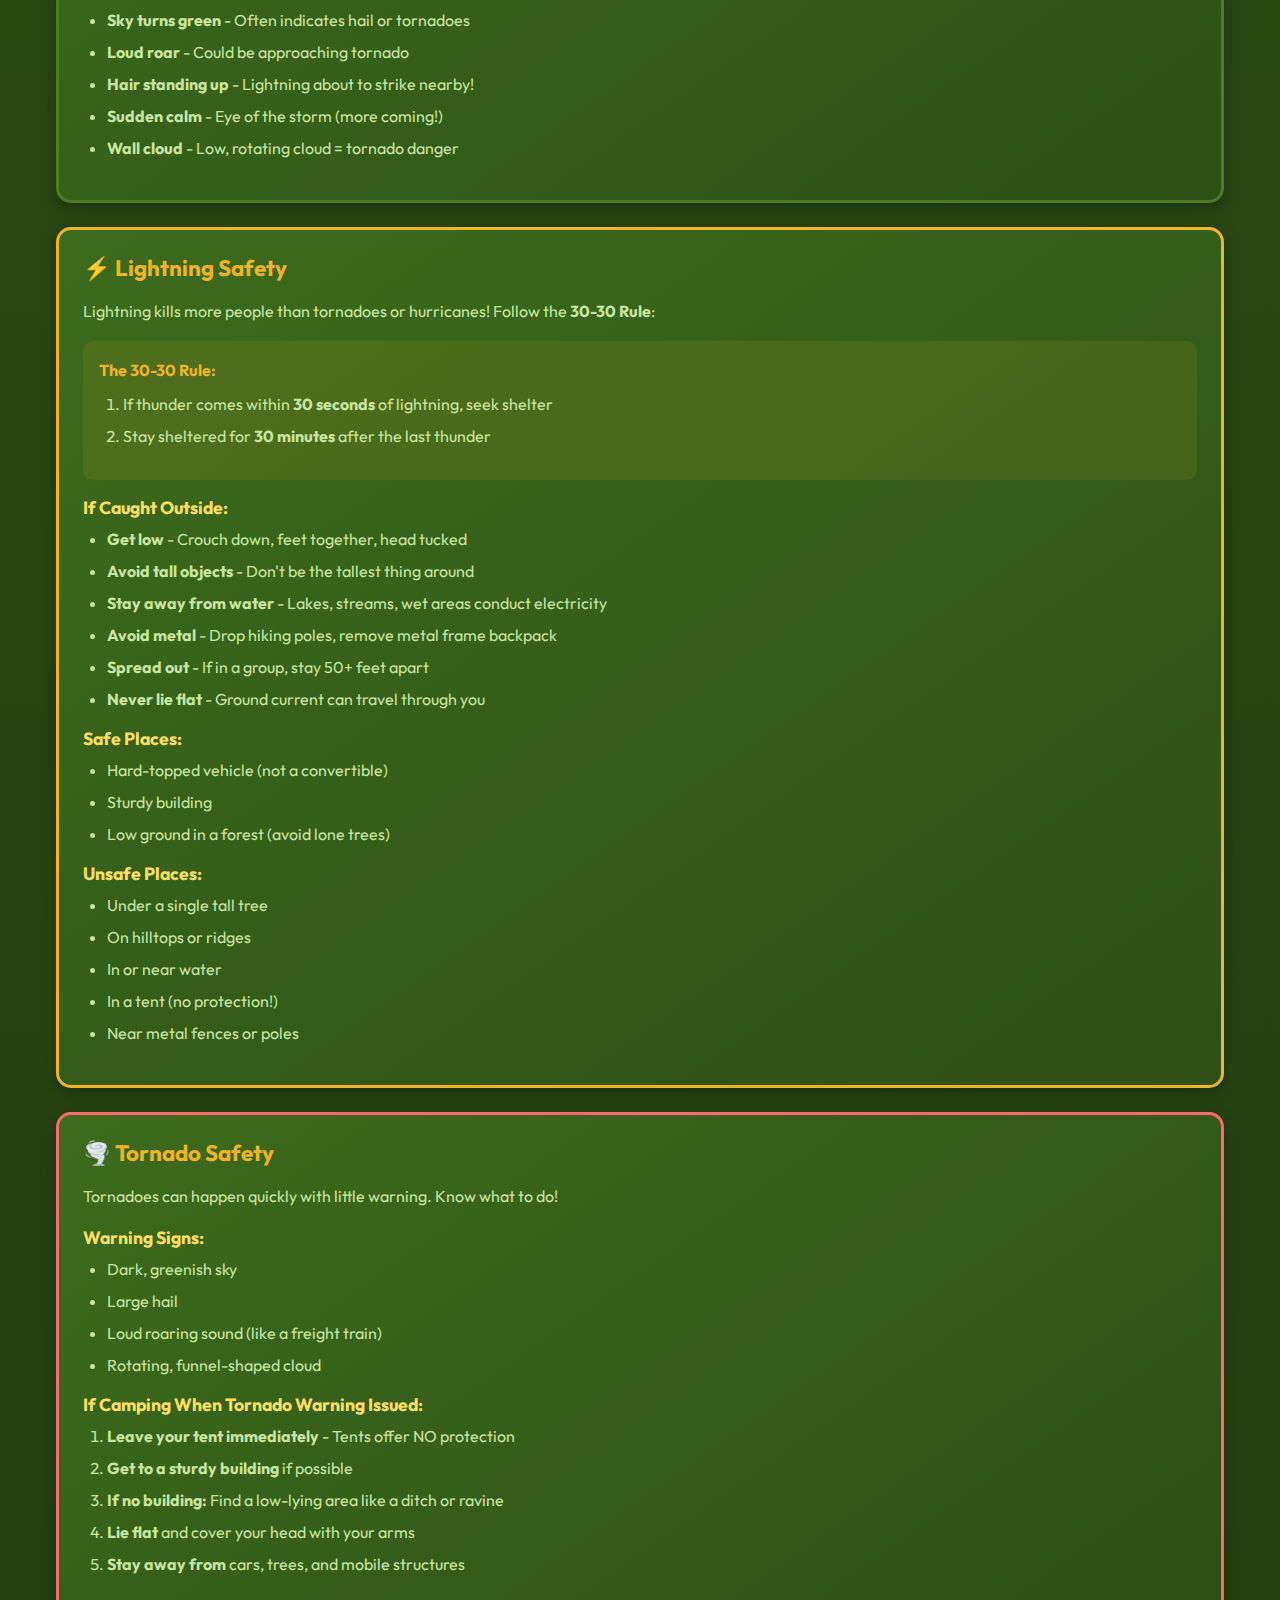
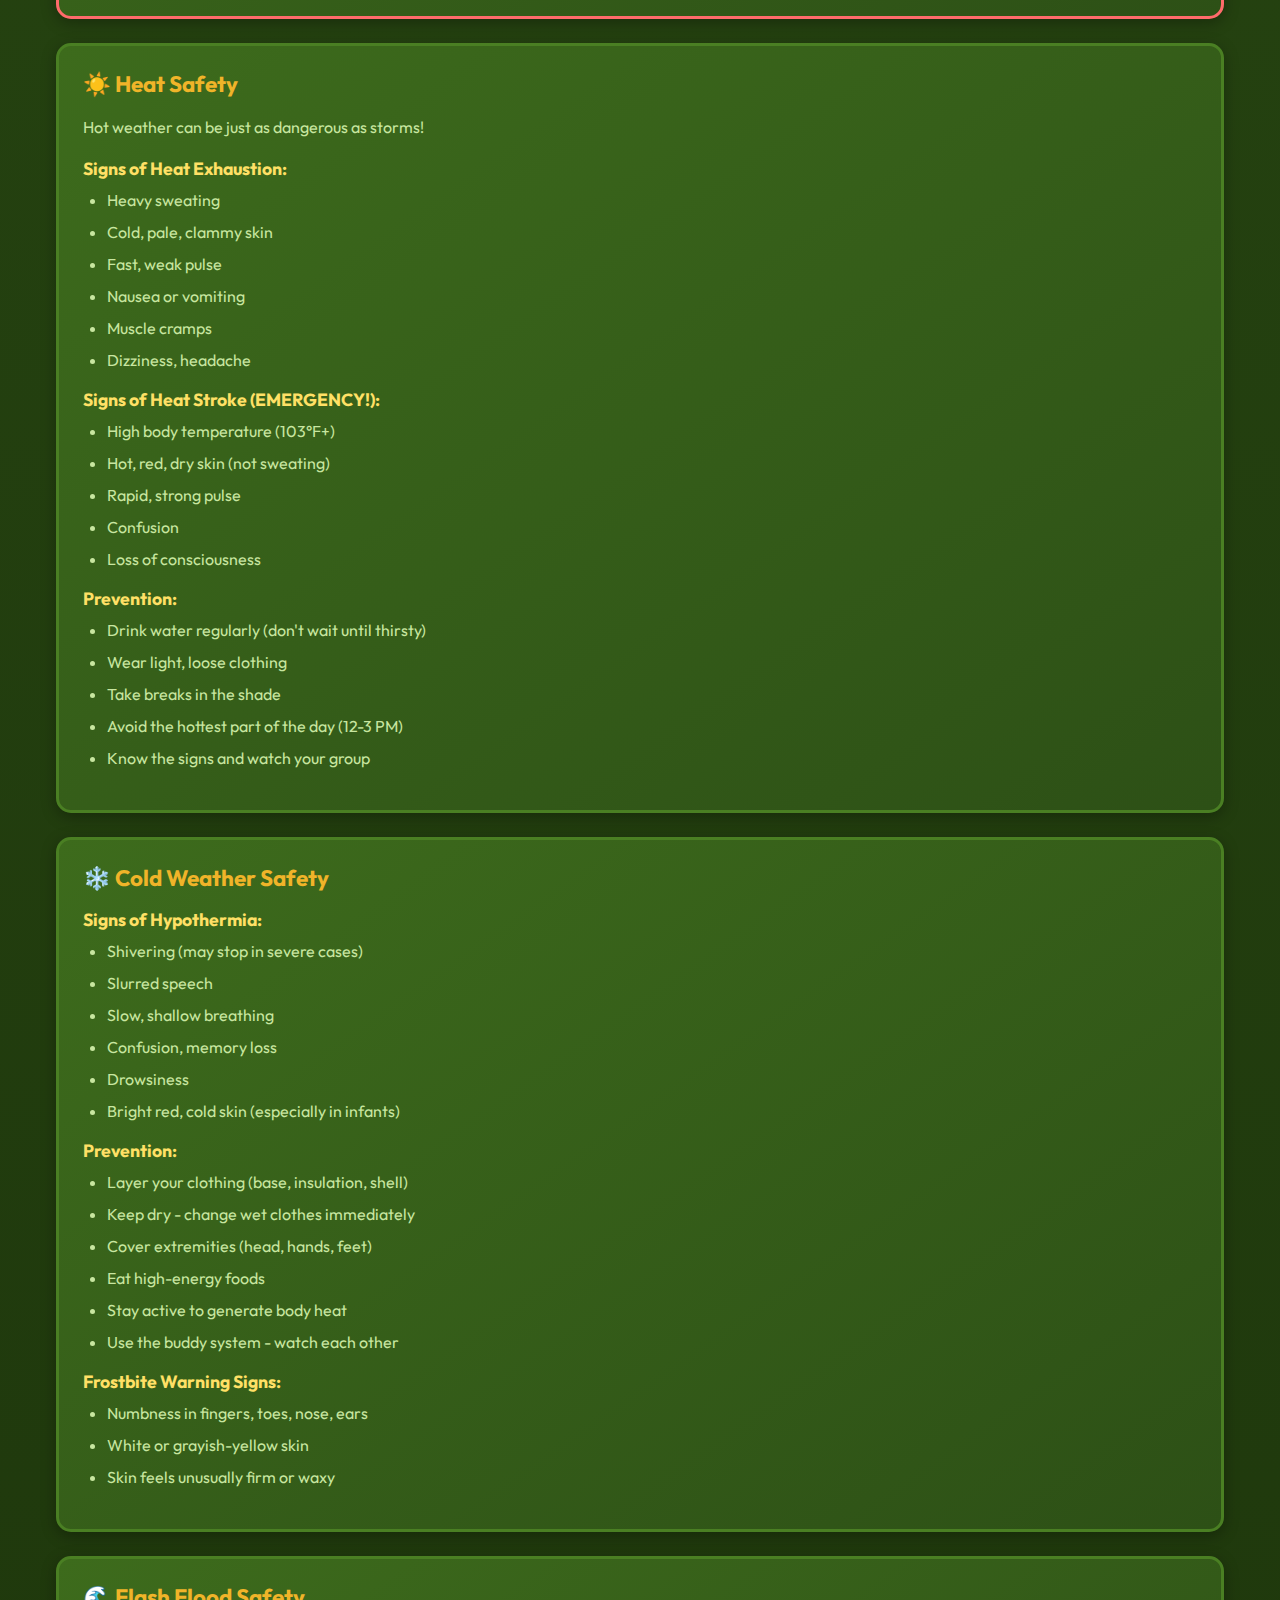
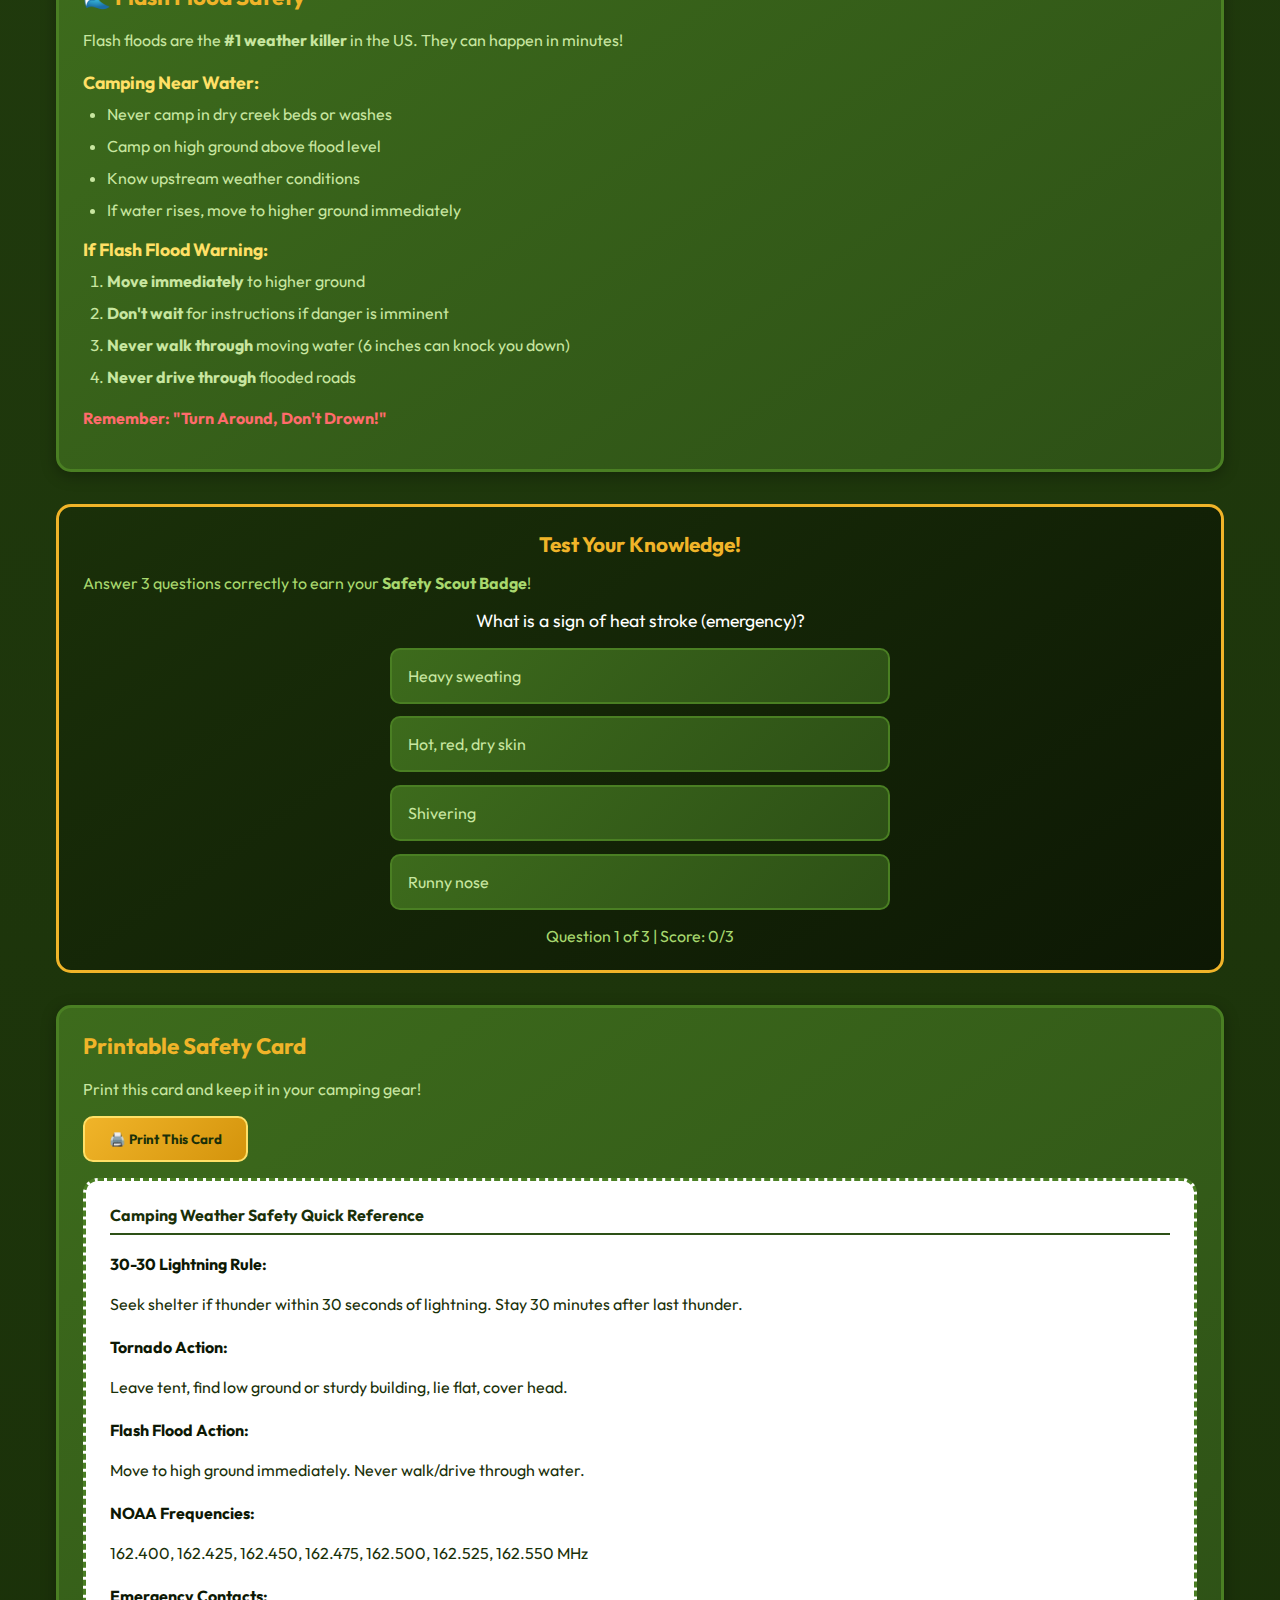
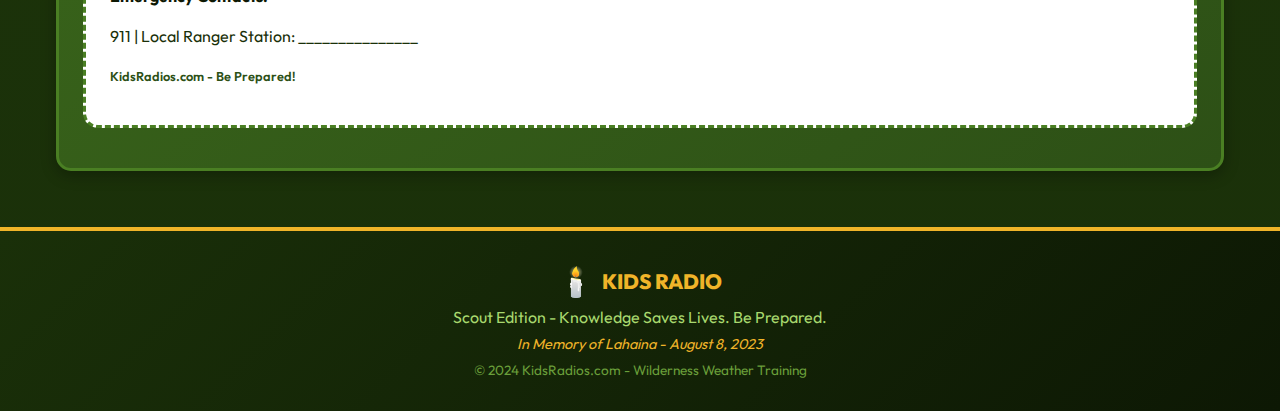
<file: camping-safety.html>
<!DOCTYPE html>
<html lang="en">
<head>
    <meta charset="UTF-8">
    <meta name="viewport" content="width=device-width, initial-scale=1.0">
    <title>Camping Weather Safety | Kids Radio</title>
    <link rel="stylesheet" href="styles.css">
    <link rel="preconnect" href="https://fonts.googleapis.com">
    <link rel="preconnect" href="https://fonts.gstatic.com" crossorigin>
    <link href="https://fonts.googleapis.com/css2?family=Outfit:wght@400;500;600;700;800&display=swap" rel="stylesheet">
</head>
<body>
    <!-- Navigation Bar -->
    <nav class="main-nav">
        <div class="nav-container">
            <a href="index.html" class="nav-logo">
                <span class="nav-logo-icon">📻</span>
                <span>KIDS RADIO</span>
            </a>
            <button class="nav-toggle" id="navToggle" aria-label="Toggle navigation">
                <span class="nav-toggle-icon"></span>
            </button>
            <ul class="nav-links" id="navLinks">
                <li><a href="about.html">About</a></li>
                <li><a href="how-it-works.html">How It Works</a></li>
                <li><a href="frequencies.html">Frequencies</a></li>
                <li><a href="alert-tones.html">Alert Tones</a></li>
                <li><a href="know-your-zone.html">Know Your Zone</a></li>
                <li><a href="camping-safety.html" class="active">Camping Safety</a></li>
                <li><a href="glossary.html">Glossary</a></li>
                <li><a href="faq.html">FAQ</a></li>
            </ul>
        </div>
    </nav>

    <!-- Page Hero -->
    <section class="page-hero">
        <span class="page-hero-icon">🏕️</span>
        <h1>Camping Weather Safety</h1>
        <p class="page-subtitle">Stay safe in the great outdoors</p>
    </section>

    <main>
        <!-- Introduction -->
        <section class="content-card">
            <h2>Weather Can Change Fast!</h2>
            <p>When you're camping or hiking, you're exposed to the elements. Weather that seems fine can turn dangerous in minutes. Knowing the signs of bad weather and how to protect yourself is an <strong>essential survival skill</strong>!</p>
            <p>A portable weather radio is one of the most important items you can bring on any outdoor adventure.</p>
        </section>

        <!-- Pre-Trip Checklist -->
        <section class="content-card">
            <h2>Pre-Trip Weather Checklist</h2>
            <p>Before heading out, complete this checklist:</p>

            <div class="safety-checklist">
                <div class="checklist-item" onclick="toggleCheck(this)">
                    <input type="checkbox" id="check1">
                    <label for="check1">Check the weather forecast for your destination (at least 3-5 days out)</label>
                </div>
                <div class="checklist-item" onclick="toggleCheck(this)">
                    <input type="checkbox" id="check2">
                    <label for="check2">Pack a battery-powered or hand-crank weather radio</label>
                </div>
                <div class="checklist-item" onclick="toggleCheck(this)">
                    <input type="checkbox" id="check3">
                    <label for="check3">Know the NOAA frequency for your camping area</label>
                </div>
                <div class="checklist-item" onclick="toggleCheck(this)">
                    <input type="checkbox" id="check4">
                    <label for="check4">Tell someone your plans and expected return time</label>
                </div>
                <div class="checklist-item" onclick="toggleCheck(this)">
                    <input type="checkbox" id="check5">
                    <label for="check5">Pack rain gear even if forecast is sunny</label>
                </div>
                <div class="checklist-item" onclick="toggleCheck(this)">
                    <input type="checkbox" id="check6">
                    <label for="check6">Bring extra batteries for your weather radio</label>
                </div>
                <div class="checklist-item" onclick="toggleCheck(this)">
                    <input type="checkbox" id="check7">
                    <label for="check7">Know the location of the nearest shelter</label>
                </div>
                <div class="checklist-item" onclick="toggleCheck(this)">
                    <input type="checkbox" id="check8">
                    <label for="check8">Pack a flashlight/headlamp with extra batteries</label>
                </div>
            </div>
        </section>

        <!-- Signs of Bad Weather -->
        <section class="content-card">
            <h2>Nature's Warning Signs</h2>
            <p>Learn to read the sky! These signs often come <strong>before</strong> storms:</p>

            <h3>Storm Coming Soon (1-3 hours)</h3>
            <ul>
                <li><strong>Dark, towering clouds</strong> - Cumulonimbus clouds mean thunderstorms</li>
                <li><strong>Sudden wind shift</strong> - Wind changing direction quickly</li>
                <li><strong>Temperature drop</strong> - Cold air rushing in</li>
                <li><strong>Increasing wind</strong> - Gusty winds picking up</li>
                <li><strong>Distant thunder</strong> - If you hear it, lightning is within 10 miles</li>
            </ul>

            <h3>Storm Imminent (Minutes Away)</h3>
            <ul>
                <li><strong>Sky turns green</strong> - Often indicates hail or tornadoes</li>
                <li><strong>Loud roar</strong> - Could be approaching tornado</li>
                <li><strong>Hair standing up</strong> - Lightning about to strike nearby!</li>
                <li><strong>Sudden calm</strong> - Eye of the storm (more coming!)</li>
                <li><strong>Wall cloud</strong> - Low, rotating cloud = tornado danger</li>
            </ul>
        </section>

        <!-- Lightning Safety -->
        <section class="content-card" style="border-color: #f0b429;">
            <h2>⚡ Lightning Safety</h2>
            <p>Lightning kills more people than tornadoes or hurricanes! Follow the <strong>30-30 Rule</strong>:</p>

            <div style="background: rgba(240, 180, 41, 0.1); padding: 1rem; border-radius: 10px; margin: 1rem 0;">
                <p style="color: #f0b429; font-weight: 700; margin-bottom: 0.5rem;">The 30-30 Rule:</p>
                <ol>
                    <li>If thunder comes within <strong>30 seconds</strong> of lightning, seek shelter</li>
                    <li>Stay sheltered for <strong>30 minutes</strong> after the last thunder</li>
                </ol>
            </div>

            <h3>If Caught Outside:</h3>
            <ul>
                <li><strong>Get low</strong> - Crouch down, feet together, head tucked</li>
                <li><strong>Avoid tall objects</strong> - Don't be the tallest thing around</li>
                <li><strong>Stay away from water</strong> - Lakes, streams, wet areas conduct electricity</li>
                <li><strong>Avoid metal</strong> - Drop hiking poles, remove metal frame backpack</li>
                <li><strong>Spread out</strong> - If in a group, stay 50+ feet apart</li>
                <li><strong>Never lie flat</strong> - Ground current can travel through you</li>
            </ul>

            <h3>Safe Places:</h3>
            <ul>
                <li>Hard-topped vehicle (not a convertible)</li>
                <li>Sturdy building</li>
                <li>Low ground in a forest (avoid lone trees)</li>
            </ul>

            <h3>Unsafe Places:</h3>
            <ul>
                <li>Under a single tall tree</li>
                <li>On hilltops or ridges</li>
                <li>In or near water</li>
                <li>In a tent (no protection!)</li>
                <li>Near metal fences or poles</li>
            </ul>
        </section>

        <!-- Tornado Safety -->
        <section class="content-card" style="border-color: #ff6b6b;">
            <h2>🌪️ Tornado Safety</h2>
            <p>Tornadoes can happen quickly with little warning. Know what to do!</p>

            <h3>Warning Signs:</h3>
            <ul>
                <li>Dark, greenish sky</li>
                <li>Large hail</li>
                <li>Loud roaring sound (like a freight train)</li>
                <li>Rotating, funnel-shaped cloud</li>
            </ul>

            <h3>If Camping When Tornado Warning Issued:</h3>
            <ol>
                <li><strong>Leave your tent immediately</strong> - Tents offer NO protection</li>
                <li><strong>Get to a sturdy building</strong> if possible</li>
                <li><strong>If no building:</strong> Find a low-lying area like a ditch or ravine</li>
                <li><strong>Lie flat</strong> and cover your head with your arms</li>
                <li><strong>Stay away from</strong> cars, trees, and mobile structures</li>
            </ol>
        </section>

        <!-- Heat Safety -->
        <section class="content-card">
            <h2>☀️ Heat Safety</h2>
            <p>Hot weather can be just as dangerous as storms!</p>

            <h3>Signs of Heat Exhaustion:</h3>
            <ul>
                <li>Heavy sweating</li>
                <li>Cold, pale, clammy skin</li>
                <li>Fast, weak pulse</li>
                <li>Nausea or vomiting</li>
                <li>Muscle cramps</li>
                <li>Dizziness, headache</li>
            </ul>

            <h3>Signs of Heat Stroke (EMERGENCY!):</h3>
            <ul>
                <li>High body temperature (103°F+)</li>
                <li>Hot, red, dry skin (not sweating)</li>
                <li>Rapid, strong pulse</li>
                <li>Confusion</li>
                <li>Loss of consciousness</li>
            </ul>

            <h3>Prevention:</h3>
            <ul>
                <li>Drink water regularly (don't wait until thirsty)</li>
                <li>Wear light, loose clothing</li>
                <li>Take breaks in the shade</li>
                <li>Avoid the hottest part of the day (12-3 PM)</li>
                <li>Know the signs and watch your group</li>
            </ul>
        </section>

        <!-- Cold Weather -->
        <section class="content-card">
            <h2>❄️ Cold Weather Safety</h2>

            <h3>Signs of Hypothermia:</h3>
            <ul>
                <li>Shivering (may stop in severe cases)</li>
                <li>Slurred speech</li>
                <li>Slow, shallow breathing</li>
                <li>Confusion, memory loss</li>
                <li>Drowsiness</li>
                <li>Bright red, cold skin (especially in infants)</li>
            </ul>

            <h3>Prevention:</h3>
            <ul>
                <li>Layer your clothing (base, insulation, shell)</li>
                <li>Keep dry - change wet clothes immediately</li>
                <li>Cover extremities (head, hands, feet)</li>
                <li>Eat high-energy foods</li>
                <li>Stay active to generate body heat</li>
                <li>Use the buddy system - watch each other</li>
            </ul>

            <h3>Frostbite Warning Signs:</h3>
            <ul>
                <li>Numbness in fingers, toes, nose, ears</li>
                <li>White or grayish-yellow skin</li>
                <li>Skin feels unusually firm or waxy</li>
            </ul>
        </section>

        <!-- Flash Floods -->
        <section class="content-card">
            <h2>🌊 Flash Flood Safety</h2>
            <p>Flash floods are the <strong>#1 weather killer</strong> in the US. They can happen in minutes!</p>

            <h3>Camping Near Water:</h3>
            <ul>
                <li>Never camp in dry creek beds or washes</li>
                <li>Camp on high ground above flood level</li>
                <li>Know upstream weather conditions</li>
                <li>If water rises, move to higher ground immediately</li>
            </ul>

            <h3>If Flash Flood Warning:</h3>
            <ol>
                <li><strong>Move immediately</strong> to higher ground</li>
                <li><strong>Don't wait</strong> for instructions if danger is imminent</li>
                <li><strong>Never walk through</strong> moving water (6 inches can knock you down)</li>
                <li><strong>Never drive through</strong> flooded roads</li>
            </ol>

            <p style="color: #ff6b6b; font-weight: 700; margin-top: 1rem;">Remember: "Turn Around, Don't Drown!"</p>
        </section>

        <!-- Quiz Section -->
        <section class="quiz-section" id="safetyQuiz">
            <h3>Test Your Knowledge!</h3>
            <p style="color: #a8d86e; margin-bottom: 1rem;">Answer 3 questions correctly to earn your <strong>Safety Scout Badge</strong>!</p>

            <div id="quizContainer">
                <div class="quiz-question" id="questionText">Loading question...</div>
                <div class="quiz-options" id="quizOptions"></div>
                <div class="quiz-result" id="quizResult"></div>
            </div>

            <div id="quizProgress" style="text-align: center; margin-top: 1rem; color: #a8d86e;">
                Question <span id="currentQ">1</span> of 3 | Score: <span id="score">0</span>/3
            </div>
        </section>

        <!-- Printable Card -->
        <section class="content-card">
            <h2>Printable Safety Card</h2>
            <p>Print this card and keep it in your camping gear!</p>
            <button class="print-btn" onclick="window.print()">🖨️ Print This Card</button>

            <div class="printable-card">
                <h4>Camping Weather Safety Quick Reference</h4>

                <p style="margin-top: 1rem;"><strong>30-30 Lightning Rule:</strong></p>
                <p>Seek shelter if thunder within 30 seconds of lightning. Stay 30 minutes after last thunder.</p>

                <p style="margin-top: 1rem;"><strong>Tornado Action:</strong></p>
                <p>Leave tent, find low ground or sturdy building, lie flat, cover head.</p>

                <p style="margin-top: 1rem;"><strong>Flash Flood Action:</strong></p>
                <p>Move to high ground immediately. Never walk/drive through water.</p>

                <p style="margin-top: 1rem;"><strong>NOAA Frequencies:</strong></p>
                <p>162.400, 162.425, 162.450, 162.475, 162.500, 162.525, 162.550 MHz</p>

                <p style="margin-top: 1rem;"><strong>Emergency Contacts:</strong></p>
                <p>911 | Local Ranger Station: _______________</p>

                <p style="margin-top: 1rem; font-size: 0.8rem; color: #2d5016; font-weight: 600;">KidsRadios.com - Be Prepared!</p>
            </div>
        </section>
    </main>

    <footer>
        <div class="footer-content">
            <div class="footer-logo">
                <span class="footer-icon">🕯️</span>
                <span>KIDS RADIO</span>
            </div>
            <p class="footer-tagline">Scout Edition - Knowledge Saves Lives. Be Prepared.</p>
            <p class="footer-memorial">In Memory of Lahaina - August 8, 2023</p>
            <p class="copyright">&copy; 2024 KidsRadios.com - Wilderness Weather Training</p>
        </div>
    </footer>

    <script>
        // Mobile Navigation Toggle
        const navToggle = document.getElementById('navToggle');
        const navLinks = document.getElementById('navLinks');

        if (navToggle && navLinks) {
            navToggle.addEventListener('click', () => {
                navLinks.classList.toggle('active');
            });
        }

        // Checklist toggle
        function toggleCheck(item) {
            const checkbox = item.querySelector('input[type="checkbox"]');
            checkbox.checked = !checkbox.checked;
            item.classList.toggle('checked', checkbox.checked);
        }

        // Quiz System
        const safetyQuestions = [
            {
                question: "What is the 30-30 rule for lightning?",
                options: ["Run 30 feet, wait 30 seconds", "If thunder within 30 seconds of lightning, shelter for 30 minutes after last thunder", "Check weather every 30 minutes", "Stay 30 feet from trees"],
                correct: 1
            },
            {
                question: "What should you do if caught outside during lightning?",
                options: ["Lie flat on the ground", "Stand under the tallest tree", "Crouch low with feet together", "Get in the water to stay cool"],
                correct: 2
            },
            {
                question: "What color sky often indicates hail or tornadoes?",
                options: ["Red", "Blue", "Yellow", "Green"],
                correct: 3
            },
            {
                question: "What is the #1 weather killer in the United States?",
                options: ["Tornadoes", "Lightning", "Flash floods", "Hurricanes"],
                correct: 2
            },
            {
                question: "How much moving water can knock a person down?",
                options: ["6 inches", "2 feet", "4 feet", "6 feet"],
                correct: 0
            },
            {
                question: "What should you do if a tornado warning is issued while camping?",
                options: ["Stay in your tent", "Get in your car", "Leave tent and find low ground", "Climb a tree"],
                correct: 2
            },
            {
                question: "What is a sign of heat stroke (emergency)?",
                options: ["Heavy sweating", "Hot, red, dry skin", "Shivering", "Runny nose"],
                correct: 1
            }
        ];

        let currentQuestion = 0;
        let quizScore = 0;
        let questionsAnswered = 0;
        let shuffledQuestions = [];

        function shuffleArray(array) {
            const newArray = [...array];
            for (let i = newArray.length - 1; i > 0; i--) {
                const j = Math.floor(Math.random() * (i + 1));
                [newArray[i], newArray[j]] = [newArray[j], newArray[i]];
            }
            return newArray;
        }

        function initQuiz() {
            shuffledQuestions = shuffleArray(safetyQuestions).slice(0, 3);
            currentQuestion = 0;
            quizScore = 0;
            questionsAnswered = 0;
            showQuestion();
        }

        function showQuestion() {
            const q = shuffledQuestions[currentQuestion];
            document.getElementById('questionText').textContent = q.question;
            document.getElementById('currentQ').textContent = currentQuestion + 1;
            document.getElementById('score').textContent = quizScore;

            const optionsDiv = document.getElementById('quizOptions');
            optionsDiv.innerHTML = '';

            q.options.forEach((option, index) => {
                const btn = document.createElement('button');
                btn.className = 'quiz-option';
                btn.textContent = option;
                btn.onclick = () => checkQuizAnswer(index);
                optionsDiv.appendChild(btn);
            });

            document.getElementById('quizResult').className = 'quiz-result';
            document.getElementById('quizResult').innerHTML = '';
        }

        function checkQuizAnswer(selected) {
            const q = shuffledQuestions[currentQuestion];
            const options = document.querySelectorAll('.quiz-option');
            const resultDiv = document.getElementById('quizResult');

            options.forEach((opt, i) => {
                opt.classList.add('disabled');
                if (i === q.correct) {
                    opt.classList.add('correct');
                } else if (i === selected && selected !== q.correct) {
                    opt.classList.add('incorrect');
                }
            });

            if (selected === q.correct) {
                quizScore++;
                document.getElementById('score').textContent = quizScore;
                resultDiv.innerHTML = "Correct! Great job!";
                resultDiv.className = 'quiz-result show success';
            } else {
                resultDiv.innerHTML = "Not quite. The correct answer is highlighted.";
                resultDiv.className = 'quiz-result show fail';
            }

            questionsAnswered++;

            if (questionsAnswered < 3) {
                setTimeout(() => {
                    currentQuestion++;
                    showQuestion();
                }, 2000);
            } else {
                setTimeout(() => {
                    showFinalResult();
                }, 2000);
            }
        }

        function showFinalResult() {
            const container = document.getElementById('quizContainer');

            if (quizScore === 3) {
                container.innerHTML = `
                    <div style="text-align: center;">
                        <div style="font-size: 4rem; margin-bottom: 1rem;">🏅</div>
                        <h3 style="color: #7ed321;">Congratulations!</h3>
                        <p style="color: #c8e6a0;">You got all 3 questions correct!</p>
                        <p style="color: #f0b429; font-size: 1.2rem; margin-top: 1rem;">You earned the Safety Scout Badge!</p>
                        <button class="next-question-btn" onclick="initQuiz()">Try Again</button>
                    </div>
                `;
                localStorage.setItem('badge_safety', 'true');
                createConfetti();
            } else {
                container.innerHTML = `
                    <div style="text-align: center;">
                        <div style="font-size: 4rem; margin-bottom: 1rem;">📚</div>
                        <h3 style="color: #f0b429;">Good Try!</h3>
                        <p style="color: #c8e6a0;">You got ${quizScore} out of 3 correct.</p>
                        <p style="color: #a8d86e; margin-top: 1rem;">Review the safety information above and try again!</p>
                        <button class="next-question-btn" onclick="initQuiz()">Try Again</button>
                    </div>
                `;
            }
        }

        function createConfetti() {
            const colors = ['#f0b429', '#7ed321', '#ff6b6b', '#4ecdc4', '#ffe066'];
            for (let i = 0; i < 50; i++) {
                const confetti = document.createElement('div');
                confetti.className = 'confetti';
                confetti.style.left = Math.random() * 100 + 'vw';
                confetti.style.background = colors[Math.floor(Math.random() * colors.length)];
                confetti.style.animationDelay = Math.random() * 2 + 's';
                document.body.appendChild(confetti);

                setTimeout(() => confetti.remove(), 3000);
            }
        }

        // Initialize quiz when page loads
        document.addEventListener('DOMContentLoaded', initQuiz);
    </script>
</body>
</html>
</file>
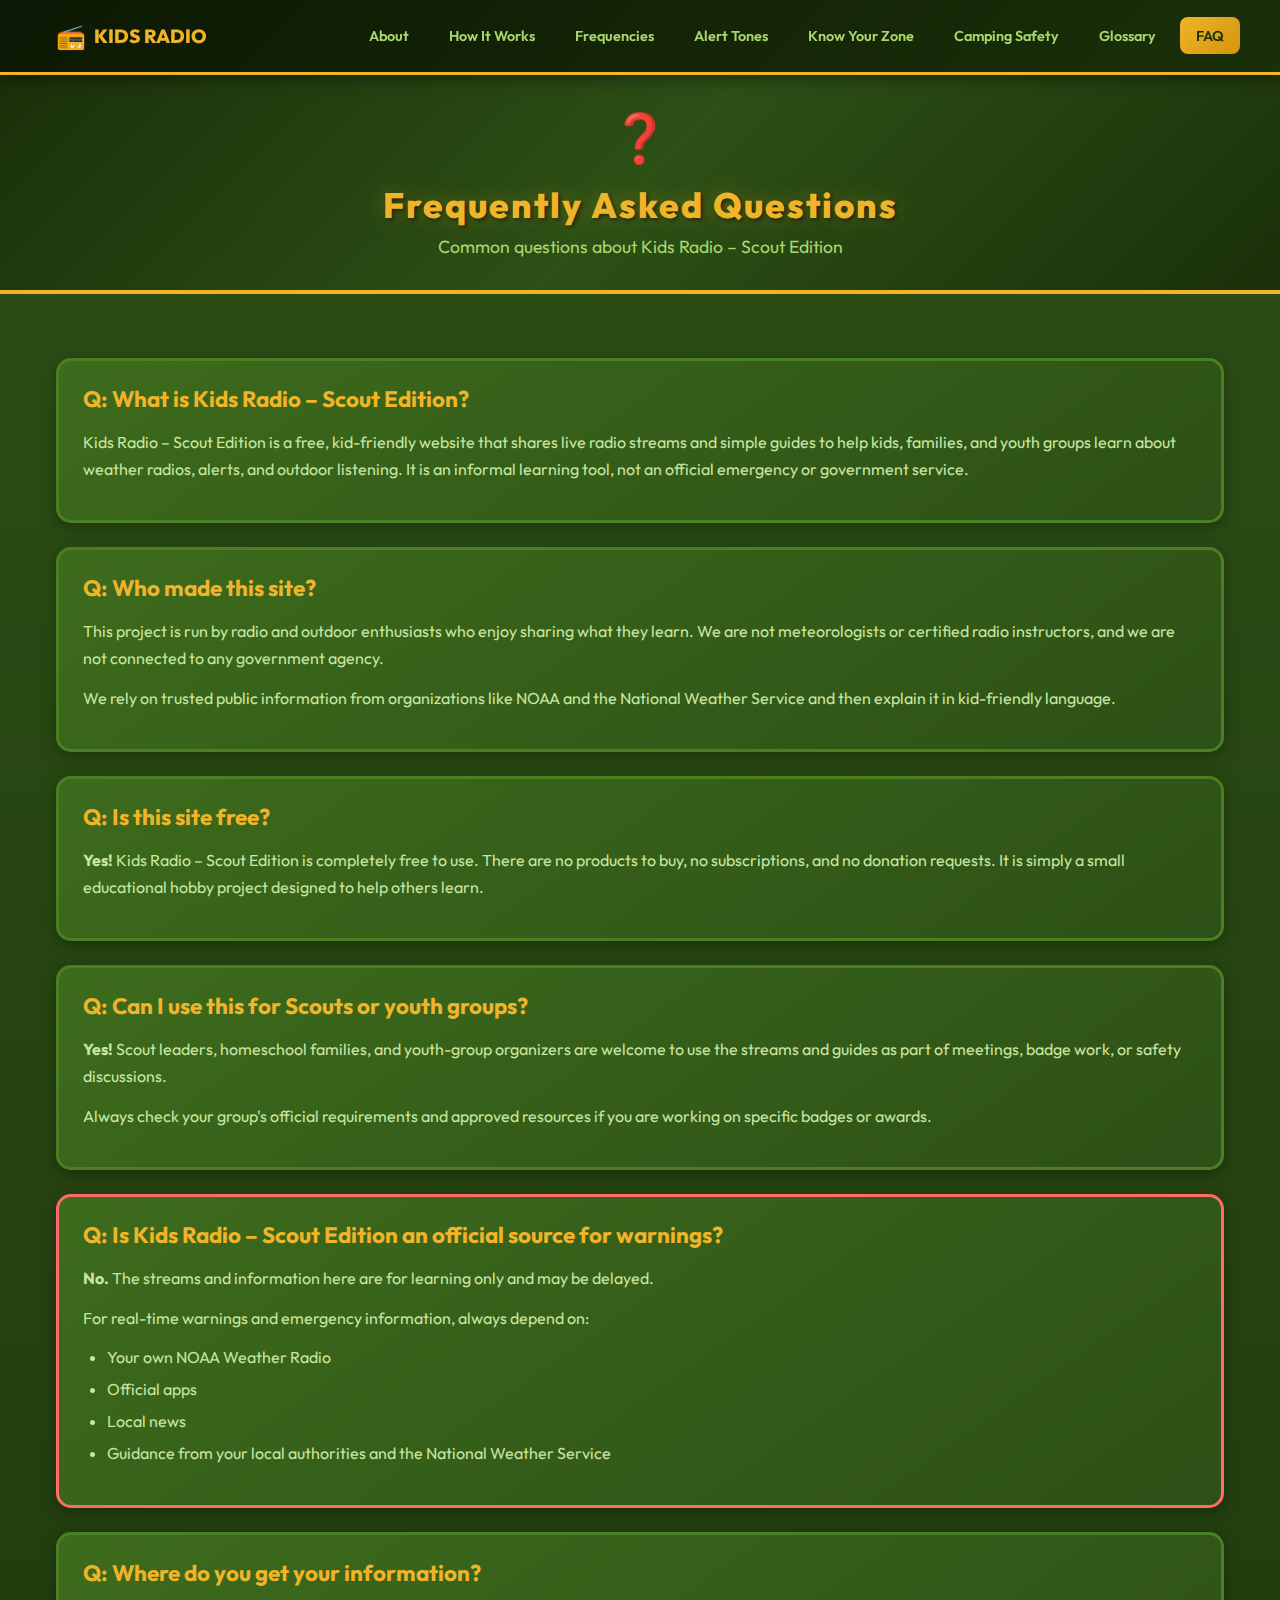
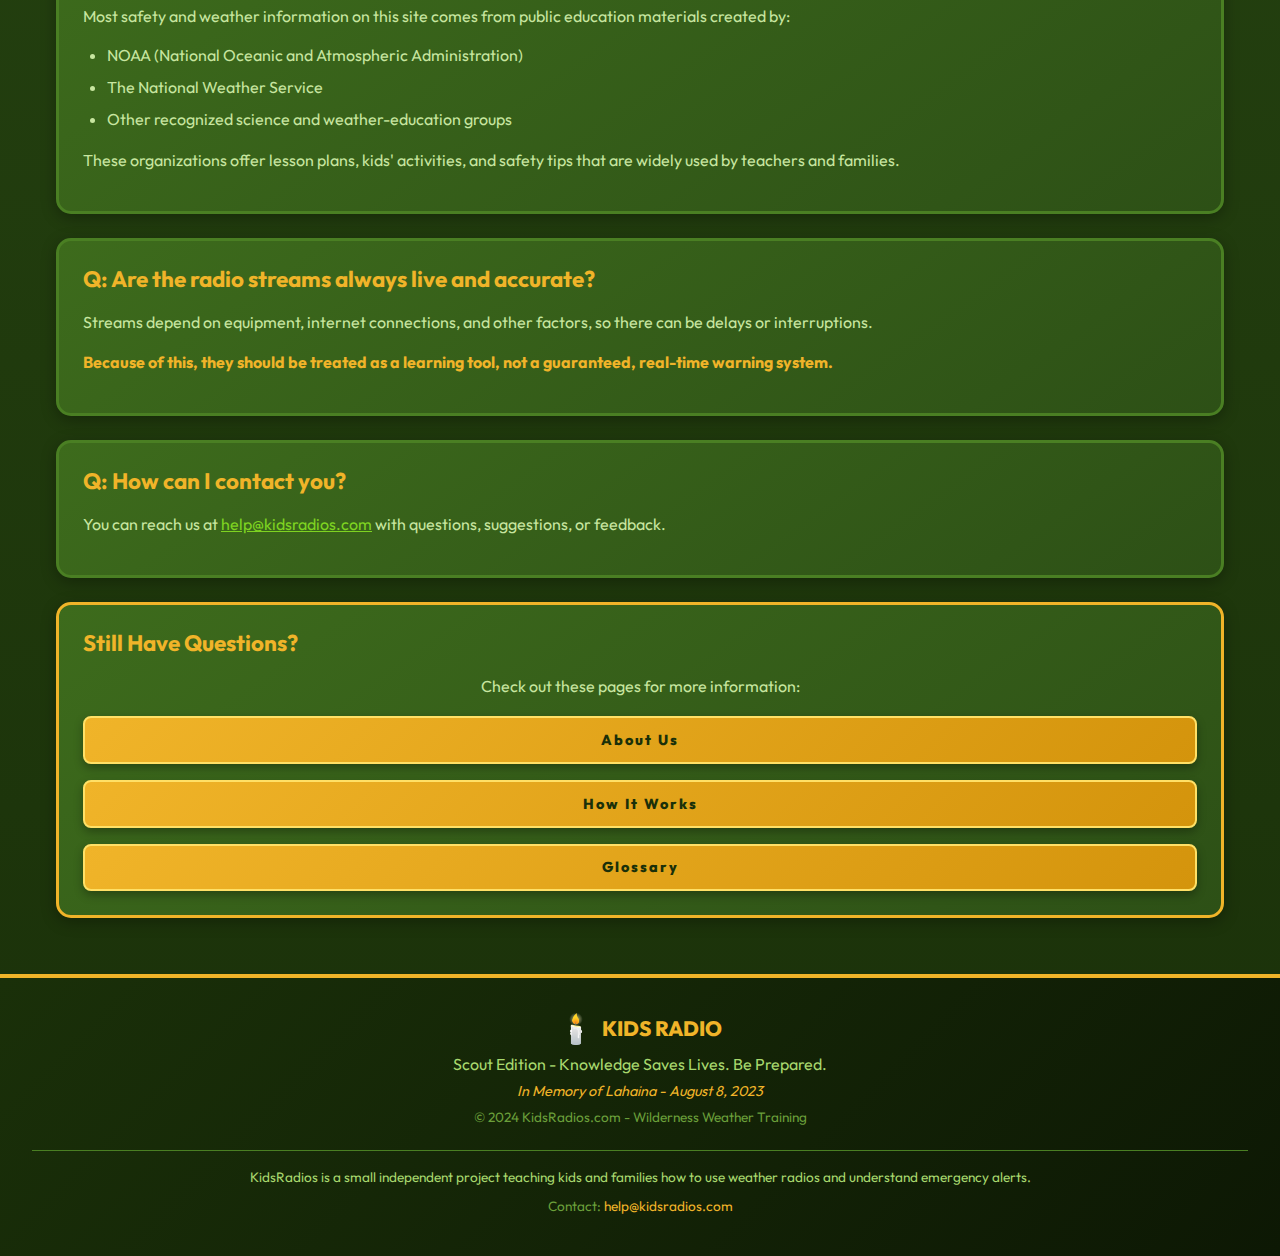
<file: faq.html>
<!DOCTYPE html>
<html lang="en">
<head>
    <meta charset="UTF-8">
    <meta name="viewport" content="width=device-width, initial-scale=1.0">
    <title>FAQ | Kids Radio - Scout Edition</title>
    <link rel="stylesheet" href="styles.css">
    <link rel="preconnect" href="https://fonts.googleapis.com">
    <link rel="preconnect" href="https://fonts.gstatic.com" crossorigin>
    <link href="https://fonts.googleapis.com/css2?family=Outfit:wght@400;500;600;700;800&display=swap" rel="stylesheet">
</head>
<body>
    <!-- Navigation Bar -->
    <nav class="main-nav">
        <div class="nav-container">
            <a href="index.html" class="nav-logo">
                <span class="nav-logo-icon">📻</span>
                <span>KIDS RADIO</span>
            </a>
            <button class="nav-toggle" id="navToggle" aria-label="Toggle navigation">
                <span class="nav-toggle-icon"></span>
            </button>
            <ul class="nav-links" id="navLinks">
                <li><a href="about.html">About</a></li>
                <li><a href="how-it-works.html">How It Works</a></li>
                <li><a href="frequencies.html">Frequencies</a></li>
                <li><a href="alert-tones.html">Alert Tones</a></li>
                <li><a href="know-your-zone.html">Know Your Zone</a></li>
                <li><a href="camping-safety.html">Camping Safety</a></li>
                <li><a href="glossary.html">Glossary</a></li>
                <li><a href="faq.html" class="active">FAQ</a></li>
            </ul>
        </div>
    </nav>

    <!-- Page Hero -->
    <section class="page-hero">
        <span class="page-hero-icon">❓</span>
        <h1>Frequently Asked Questions</h1>
        <p class="page-subtitle">Common questions about Kids Radio – Scout Edition</p>
    </section>

    <main>
        <!-- FAQ Items -->
        <section class="content-card">
            <h2>Q: What is Kids Radio – Scout Edition?</h2>
            <p>Kids Radio – Scout Edition is a free, kid-friendly website that shares live radio streams and simple guides to help kids, families, and youth groups learn about weather radios, alerts, and outdoor listening. It is an informal learning tool, not an official emergency or government service.</p>
        </section>

        <section class="content-card">
            <h2>Q: Who made this site?</h2>
            <p>This project is run by radio and outdoor enthusiasts who enjoy sharing what they learn. We are not meteorologists or certified radio instructors, and we are not connected to any government agency.</p>
            <p style="margin-top: 0.5rem;">We rely on trusted public information from organizations like NOAA and the National Weather Service and then explain it in kid-friendly language.</p>
        </section>

        <section class="content-card">
            <h2>Q: Is this site free?</h2>
            <p><strong>Yes!</strong> Kids Radio – Scout Edition is completely free to use. There are no products to buy, no subscriptions, and no donation requests. It is simply a small educational hobby project designed to help others learn.</p>
        </section>

        <section class="content-card">
            <h2>Q: Can I use this for Scouts or youth groups?</h2>
            <p><strong>Yes!</strong> Scout leaders, homeschool families, and youth-group organizers are welcome to use the streams and guides as part of meetings, badge work, or safety discussions.</p>
            <p style="margin-top: 0.5rem;">Always check your group's official requirements and approved resources if you are working on specific badges or awards.</p>
        </section>

        <section class="content-card" style="border-color: #ff6b6b;">
            <h2>Q: Is Kids Radio – Scout Edition an official source for warnings?</h2>
            <p><strong>No.</strong> The streams and information here are for learning only and may be delayed.</p>
            <p style="margin-top: 0.5rem;">For real-time warnings and emergency information, always depend on:</p>
            <ul>
                <li>Your own NOAA Weather Radio</li>
                <li>Official apps</li>
                <li>Local news</li>
                <li>Guidance from your local authorities and the National Weather Service</li>
            </ul>
        </section>

        <section class="content-card">
            <h2>Q: Where do you get your information?</h2>
            <p>Most safety and weather information on this site comes from public education materials created by:</p>
            <ul>
                <li>NOAA (National Oceanic and Atmospheric Administration)</li>
                <li>The National Weather Service</li>
                <li>Other recognized science and weather-education groups</li>
            </ul>
            <p style="margin-top: 0.5rem;">These organizations offer lesson plans, kids' activities, and safety tips that are widely used by teachers and families.</p>
        </section>

        <section class="content-card">
            <h2>Q: Are the radio streams always live and accurate?</h2>
            <p>Streams depend on equipment, internet connections, and other factors, so there can be delays or interruptions.</p>
            <p style="margin-top: 0.5rem; color: #f0b429;"><strong>Because of this, they should be treated as a learning tool, not a guaranteed, real-time warning system.</strong></p>
        </section>

        <section class="content-card">
            <h2>Q: How can I contact you?</h2>
            <p>You can reach us at <a href="mailto:help@kidsradios.com" style="color: #7ed321;">help@kidsradios.com</a> with questions, suggestions, or feedback.</p>
        </section>

        <!-- Still Have Questions -->
        <section class="content-card" style="border-color: #f0b429; text-align: center;">
            <h2>Still Have Questions?</h2>
            <p>Check out these pages for more information:</p>
            <div style="display: flex; flex-wrap: wrap; justify-content: center; gap: 1rem; margin-top: 1rem;">
                <a href="about.html" class="tune-btn" style="text-decoration: none; display: inline-block; text-align: center;">About Us</a>
                <a href="how-it-works.html" class="tune-btn" style="text-decoration: none; display: inline-block; text-align: center;">How It Works</a>
                <a href="glossary.html" class="tune-btn" style="text-decoration: none; display: inline-block; text-align: center;">Glossary</a>
            </div>
        </section>
    </main>

    <footer>
        <div class="footer-content">
            <div class="footer-logo">
                <span class="footer-icon">🕯️</span>
                <span>KIDS RADIO</span>
            </div>
            <p class="footer-tagline">Scout Edition - Knowledge Saves Lives. Be Prepared.</p>
            <p class="footer-memorial">In Memory of Lahaina - August 8, 2023</p>
            <p class="copyright">&copy; 2024 KidsRadios.com - Wilderness Weather Training</p>
            <div class="footer-about">
                <p>KidsRadios is a small independent project teaching kids and families how to use weather radios and understand emergency alerts.</p>
                <p class="contact-line">Contact: <a href="mailto:help@kidsradios.com">help@kidsradios.com</a></p>
            </div>
        </div>
    </footer>

    <script>
        // Mobile Navigation Toggle
        const navToggle = document.getElementById('navToggle');
        const navLinks = document.getElementById('navLinks');

        if (navToggle && navLinks) {
            navToggle.addEventListener('click', () => {
                navLinks.classList.toggle('active');
            });
        }
    </script>
</body>
</html>
</file>
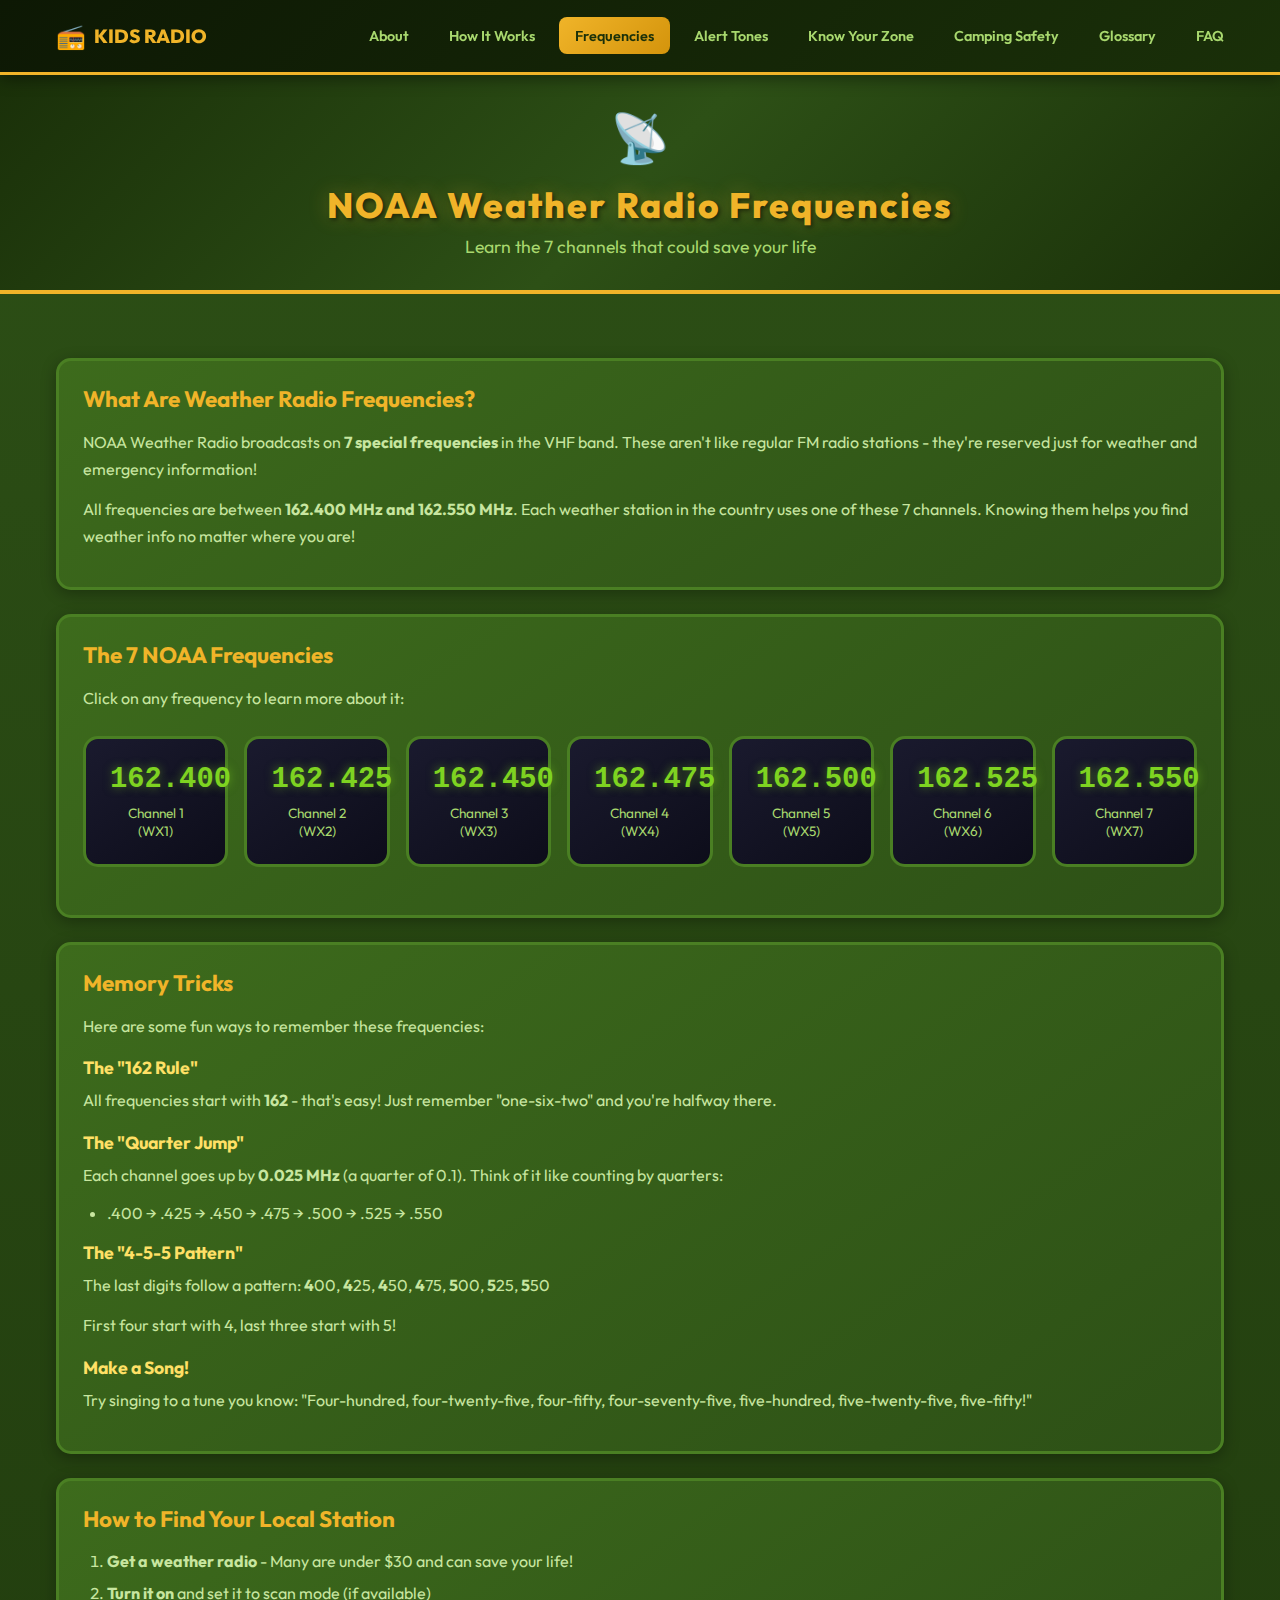
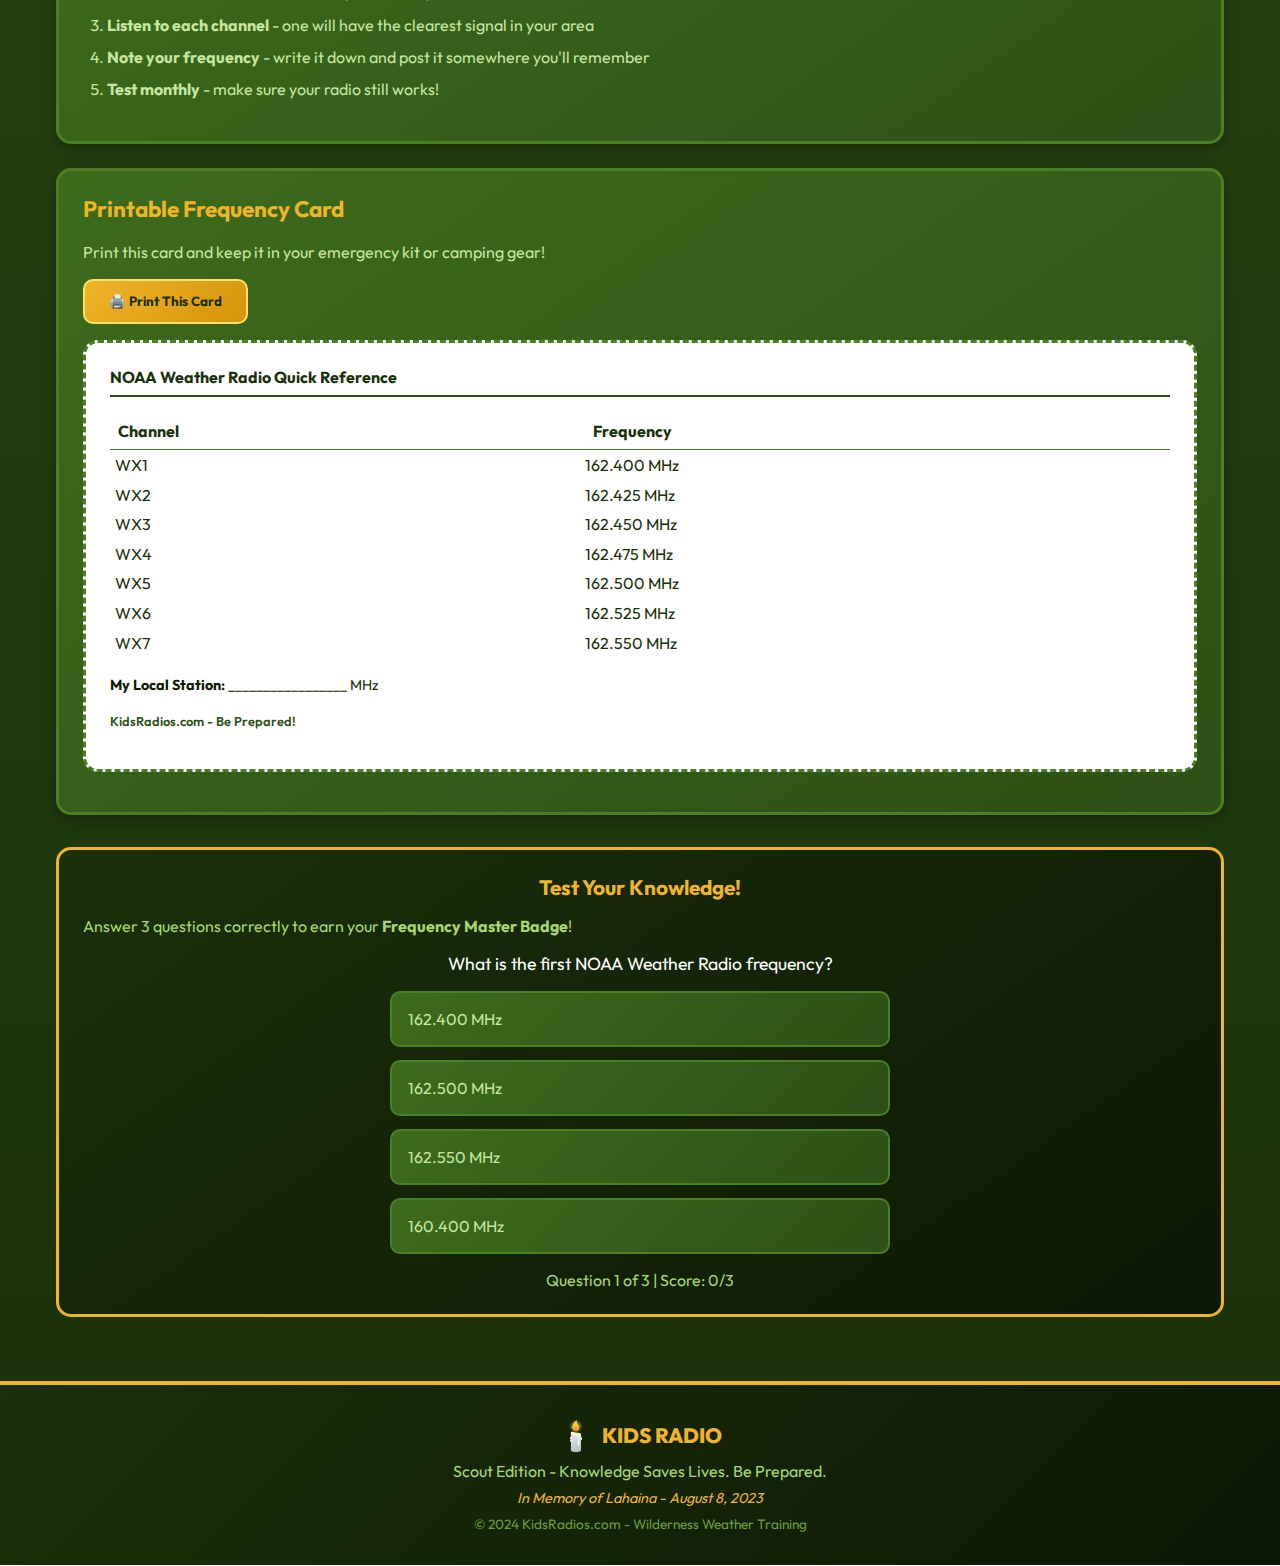
<file: frequencies.html>
<!DOCTYPE html>
<html lang="en">
<head>
    <meta charset="UTF-8">
    <meta name="viewport" content="width=device-width, initial-scale=1.0">
    <title>NOAA Weather Radio Frequencies | Kids Radio</title>
    <link rel="stylesheet" href="styles.css">
    <link rel="preconnect" href="https://fonts.googleapis.com">
    <link rel="preconnect" href="https://fonts.gstatic.com" crossorigin>
    <link href="https://fonts.googleapis.com/css2?family=Outfit:wght@400;500;600;700;800&display=swap" rel="stylesheet">
</head>
<body>
    <!-- Navigation Bar -->
    <nav class="main-nav">
        <div class="nav-container">
            <a href="index.html" class="nav-logo">
                <span class="nav-logo-icon">📻</span>
                <span>KIDS RADIO</span>
            </a>
            <button class="nav-toggle" id="navToggle" aria-label="Toggle navigation">
                <span class="nav-toggle-icon"></span>
            </button>
            <ul class="nav-links" id="navLinks">
                <li><a href="about.html">About</a></li>
                <li><a href="how-it-works.html">How It Works</a></li>
                <li><a href="frequencies.html" class="active">Frequencies</a></li>
                <li><a href="alert-tones.html">Alert Tones</a></li>
                <li><a href="know-your-zone.html">Know Your Zone</a></li>
                <li><a href="camping-safety.html">Camping Safety</a></li>
                <li><a href="glossary.html">Glossary</a></li>
                <li><a href="faq.html">FAQ</a></li>
            </ul>
        </div>
    </nav>

    <!-- Page Hero -->
    <section class="page-hero">
        <span class="page-hero-icon">📡</span>
        <h1>NOAA Weather Radio Frequencies</h1>
        <p class="page-subtitle">Learn the 7 channels that could save your life</p>
    </section>

    <main>
        <!-- Introduction -->
        <section class="content-card">
            <h2>What Are Weather Radio Frequencies?</h2>
            <p>NOAA Weather Radio broadcasts on <strong>7 special frequencies</strong> in the VHF band. These aren't like regular FM radio stations - they're reserved just for weather and emergency information!</p>
            <p>All frequencies are between <strong>162.400 MHz and 162.550 MHz</strong>. Each weather station in the country uses one of these 7 channels. Knowing them helps you find weather info no matter where you are!</p>
        </section>

        <!-- The 7 Frequencies -->
        <section class="content-card">
            <h2>The 7 NOAA Frequencies</h2>
            <p>Click on any frequency to learn more about it:</p>

            <div class="freq-grid">
                <div class="freq-card" onclick="showFreqInfo(1)">
                    <div class="freq-number">162.400</div>
                    <div class="freq-label">Channel 1 (WX1)</div>
                </div>
                <div class="freq-card" onclick="showFreqInfo(2)">
                    <div class="freq-number">162.425</div>
                    <div class="freq-label">Channel 2 (WX2)</div>
                </div>
                <div class="freq-card" onclick="showFreqInfo(3)">
                    <div class="freq-number">162.450</div>
                    <div class="freq-label">Channel 3 (WX3)</div>
                </div>
                <div class="freq-card" onclick="showFreqInfo(4)">
                    <div class="freq-number">162.475</div>
                    <div class="freq-label">Channel 4 (WX4)</div>
                </div>
                <div class="freq-card" onclick="showFreqInfo(5)">
                    <div class="freq-number">162.500</div>
                    <div class="freq-label">Channel 5 (WX5)</div>
                </div>
                <div class="freq-card" onclick="showFreqInfo(6)">
                    <div class="freq-number">162.525</div>
                    <div class="freq-label">Channel 6 (WX6)</div>
                </div>
                <div class="freq-card" onclick="showFreqInfo(7)">
                    <div class="freq-number">162.550</div>
                    <div class="freq-label">Channel 7 (WX7)</div>
                </div>
            </div>

            <div id="freqInfo" class="zone-result">
                <p id="freqInfoText"></p>
            </div>
        </section>

        <!-- Memory Tricks -->
        <section class="content-card">
            <h2>Memory Tricks</h2>
            <p>Here are some fun ways to remember these frequencies:</p>

            <h3>The "162 Rule"</h3>
            <p>All frequencies start with <strong>162</strong> - that's easy! Just remember "one-six-two" and you're halfway there.</p>

            <h3>The "Quarter Jump"</h3>
            <p>Each channel goes up by <strong>0.025 MHz</strong> (a quarter of 0.1). Think of it like counting by quarters:</p>
            <ul>
                <li>.400 → .425 → .450 → .475 → .500 → .525 → .550</li>
            </ul>

            <h3>The "4-5-5 Pattern"</h3>
            <p>The last digits follow a pattern: <strong>4</strong>00, <strong>4</strong>25, <strong>4</strong>50, <strong>4</strong>75, <strong>5</strong>00, <strong>5</strong>25, <strong>5</strong>50</p>
            <p>First four start with 4, last three start with 5!</p>

            <h3>Make a Song!</h3>
            <p>Try singing to a tune you know: "Four-hundred, four-twenty-five, four-fifty, four-seventy-five, five-hundred, five-twenty-five, five-fifty!"</p>
        </section>

        <!-- How to Use -->
        <section class="content-card">
            <h2>How to Find Your Local Station</h2>
            <ol>
                <li><strong>Get a weather radio</strong> - Many are under $30 and can save your life!</li>
                <li><strong>Turn it on</strong> and set it to scan mode (if available)</li>
                <li><strong>Listen to each channel</strong> - one will have the clearest signal in your area</li>
                <li><strong>Note your frequency</strong> - write it down and post it somewhere you'll remember</li>
                <li><strong>Test monthly</strong> - make sure your radio still works!</li>
            </ol>
        </section>

        <!-- Printable Card -->
        <section class="content-card">
            <h2>Printable Frequency Card</h2>
            <p>Print this card and keep it in your emergency kit or camping gear!</p>
            <button class="print-btn" onclick="window.print()">🖨️ Print This Card</button>

            <div class="printable-card">
                <h4>NOAA Weather Radio Quick Reference</h4>
                <table style="width: 100%; border-collapse: collapse; margin-top: 1rem;">
                    <tr style="border-bottom: 1px solid #4a7f23;">
                        <th style="text-align: left; padding: 0.5rem;">Channel</th>
                        <th style="text-align: left; padding: 0.5rem;">Frequency</th>
                    </tr>
                    <tr><td style="padding: 0.3rem;">WX1</td><td>162.400 MHz</td></tr>
                    <tr><td style="padding: 0.3rem;">WX2</td><td>162.425 MHz</td></tr>
                    <tr><td style="padding: 0.3rem;">WX3</td><td>162.450 MHz</td></tr>
                    <tr><td style="padding: 0.3rem;">WX4</td><td>162.475 MHz</td></tr>
                    <tr><td style="padding: 0.3rem;">WX5</td><td>162.500 MHz</td></tr>
                    <tr><td style="padding: 0.3rem;">WX6</td><td>162.525 MHz</td></tr>
                    <tr><td style="padding: 0.3rem;">WX7</td><td>162.550 MHz</td></tr>
                </table>
                <p style="margin-top: 1rem; font-size: 0.9rem;"><strong>My Local Station:</strong> _________________ MHz</p>
                <p style="font-size: 0.8rem; color: #2d5016; font-weight: 600;">KidsRadios.com - Be Prepared!</p>
            </div>
        </section>

        <!-- Quiz Section -->
        <section class="quiz-section" id="freqQuiz">
            <h3>Test Your Knowledge!</h3>
            <p style="color: #a8d86e; margin-bottom: 1rem;">Answer 3 questions correctly to earn your <strong>Frequency Master Badge</strong>!</p>

            <div id="quizContainer">
                <div class="quiz-question" id="questionText">Loading question...</div>
                <div class="quiz-options" id="quizOptions"></div>
                <div class="quiz-result" id="quizResult"></div>
            </div>

            <div id="quizProgress" style="text-align: center; margin-top: 1rem; color: #a8d86e;">
                Question <span id="currentQ">1</span> of 3 | Score: <span id="score">0</span>/3
            </div>
        </section>
    </main>

    <footer>
        <div class="footer-content">
            <div class="footer-logo">
                <span class="footer-icon">🕯️</span>
                <span>KIDS RADIO</span>
            </div>
            <p class="footer-tagline">Scout Edition - Knowledge Saves Lives. Be Prepared.</p>
            <p class="footer-memorial">In Memory of Lahaina - August 8, 2023</p>
            <p class="copyright">&copy; 2024 KidsRadios.com - Wilderness Weather Training</p>
        </div>
    </footer>

    <script src="quiz.js"></script>
    <script>
        // Mobile Navigation Toggle
        const navToggle = document.getElementById('navToggle');
        const navLinks = document.getElementById('navLinks');

        if (navToggle && navLinks) {
            navToggle.addEventListener('click', () => {
                navLinks.classList.toggle('active');
            });
        }

        // Frequency Info Display
        const freqData = {
            1: "162.400 MHz (WX1) - One of the most commonly used frequencies. Often assigned to major metropolitan areas.",
            2: "162.425 MHz (WX2) - Second most common frequency. Used in many populated regions.",
            3: "162.450 MHz (WX3) - Widely used across the United States for weather broadcasts.",
            4: "162.475 MHz (WX4) - Common in coastal and rural areas.",
            5: "162.500 MHz (WX5) - Used in various regions, often in less populated areas.",
            6: "162.525 MHz (WX6) - Less commonly used, often found in specific regional areas.",
            7: "162.550 MHz (WX7) - Used to fill coverage gaps and in specific locations."
        };

        function showFreqInfo(num) {
            const infoDiv = document.getElementById('freqInfo');
            const infoText = document.getElementById('freqInfoText');

            // Remove active from all cards
            document.querySelectorAll('.freq-card').forEach(card => card.classList.remove('active'));

            // Add active to clicked card
            document.querySelectorAll('.freq-card')[num - 1].classList.add('active');

            infoText.textContent = freqData[num];
            infoDiv.classList.add('show');
        }

        // Frequency Quiz
        const freqQuestions = [
            {
                question: "What is the first NOAA Weather Radio frequency?",
                options: ["162.400 MHz", "162.500 MHz", "162.550 MHz", "160.400 MHz"],
                correct: 0
            },
            {
                question: "How many NOAA Weather Radio frequencies are there?",
                options: ["5", "6", "7", "10"],
                correct: 2
            },
            {
                question: "All NOAA frequencies start with which number?",
                options: ["160", "161", "162", "163"],
                correct: 2
            },
            {
                question: "What is the gap between each frequency channel?",
                options: ["0.010 MHz", "0.025 MHz", "0.050 MHz", "0.100 MHz"],
                correct: 1
            },
            {
                question: "What channel name is 162.550 MHz?",
                options: ["WX1", "WX5", "WX6", "WX7"],
                correct: 3
            }
        ];

        let currentQuestion = 0;
        let score = 0;
        let questionsAnswered = 0;
        let shuffledQuestions = [];

        function shuffleArray(array) {
            const newArray = [...array];
            for (let i = newArray.length - 1; i > 0; i--) {
                const j = Math.floor(Math.random() * (i + 1));
                [newArray[i], newArray[j]] = [newArray[j], newArray[i]];
            }
            return newArray;
        }

        function initQuiz() {
            shuffledQuestions = shuffleArray(freqQuestions).slice(0, 3);
            currentQuestion = 0;
            score = 0;
            questionsAnswered = 0;
            showQuestion();
        }

        function showQuestion() {
            const q = shuffledQuestions[currentQuestion];
            document.getElementById('questionText').textContent = q.question;
            document.getElementById('currentQ').textContent = currentQuestion + 1;
            document.getElementById('score').textContent = score;

            const optionsDiv = document.getElementById('quizOptions');
            optionsDiv.innerHTML = '';

            q.options.forEach((option, index) => {
                const btn = document.createElement('button');
                btn.className = 'quiz-option';
                btn.textContent = option;
                btn.onclick = () => checkAnswer(index);
                optionsDiv.appendChild(btn);
            });

            document.getElementById('quizResult').className = 'quiz-result';
            document.getElementById('quizResult').innerHTML = '';
        }

        function checkAnswer(selected) {
            const q = shuffledQuestions[currentQuestion];
            const options = document.querySelectorAll('.quiz-option');
            const resultDiv = document.getElementById('quizResult');

            options.forEach((opt, i) => {
                opt.classList.add('disabled');
                if (i === q.correct) {
                    opt.classList.add('correct');
                } else if (i === selected && selected !== q.correct) {
                    opt.classList.add('incorrect');
                }
            });

            if (selected === q.correct) {
                score++;
                document.getElementById('score').textContent = score;
                resultDiv.innerHTML = "Correct! Great job!";
                resultDiv.className = 'quiz-result show success';
            } else {
                resultDiv.innerHTML = "Not quite. The correct answer is highlighted.";
                resultDiv.className = 'quiz-result show fail';
            }

            questionsAnswered++;

            if (questionsAnswered < 3) {
                setTimeout(() => {
                    currentQuestion++;
                    showQuestion();
                }, 2000);
            } else {
                setTimeout(() => {
                    showFinalResult();
                }, 2000);
            }
        }

        function showFinalResult() {
            const container = document.getElementById('quizContainer');
            const resultDiv = document.getElementById('quizResult');

            if (score === 3) {
                container.innerHTML = `
                    <div style="text-align: center;">
                        <div style="font-size: 4rem; margin-bottom: 1rem;">🏅</div>
                        <h3 style="color: #7ed321;">Congratulations!</h3>
                        <p style="color: #c8e6a0;">You got all 3 questions correct!</p>
                        <p style="color: #f0b429; font-size: 1.2rem; margin-top: 1rem;">You earned the Frequency Master Badge!</p>
                        <button class="next-question-btn" onclick="initQuiz()">Try Again</button>
                    </div>
                `;
                // Save badge to localStorage
                if (typeof saveBadge === 'function') {
                    saveBadge('frequency');
                } else {
                    localStorage.setItem('badge_frequency', 'true');
                }
                createConfetti();
            } else {
                container.innerHTML = `
                    <div style="text-align: center;">
                        <div style="font-size: 4rem; margin-bottom: 1rem;">📚</div>
                        <h3 style="color: #f0b429;">Good Try!</h3>
                        <p style="color: #c8e6a0;">You got ${score} out of 3 correct.</p>
                        <p style="color: #a8d86e; margin-top: 1rem;">Review the frequencies above and try again!</p>
                        <button class="next-question-btn" onclick="initQuiz()">Try Again</button>
                    </div>
                `;
            }
        }

        function createConfetti() {
            const colors = ['#f0b429', '#7ed321', '#ff6b6b', '#4ecdc4', '#ffe066'];
            for (let i = 0; i < 50; i++) {
                const confetti = document.createElement('div');
                confetti.className = 'confetti';
                confetti.style.left = Math.random() * 100 + 'vw';
                confetti.style.background = colors[Math.floor(Math.random() * colors.length)];
                confetti.style.animationDelay = Math.random() * 2 + 's';
                document.body.appendChild(confetti);

                setTimeout(() => confetti.remove(), 3000);
            }
        }

        // Initialize quiz when page loads
        document.addEventListener('DOMContentLoaded', initQuiz);
    </script>
</body>
</html>
</file>
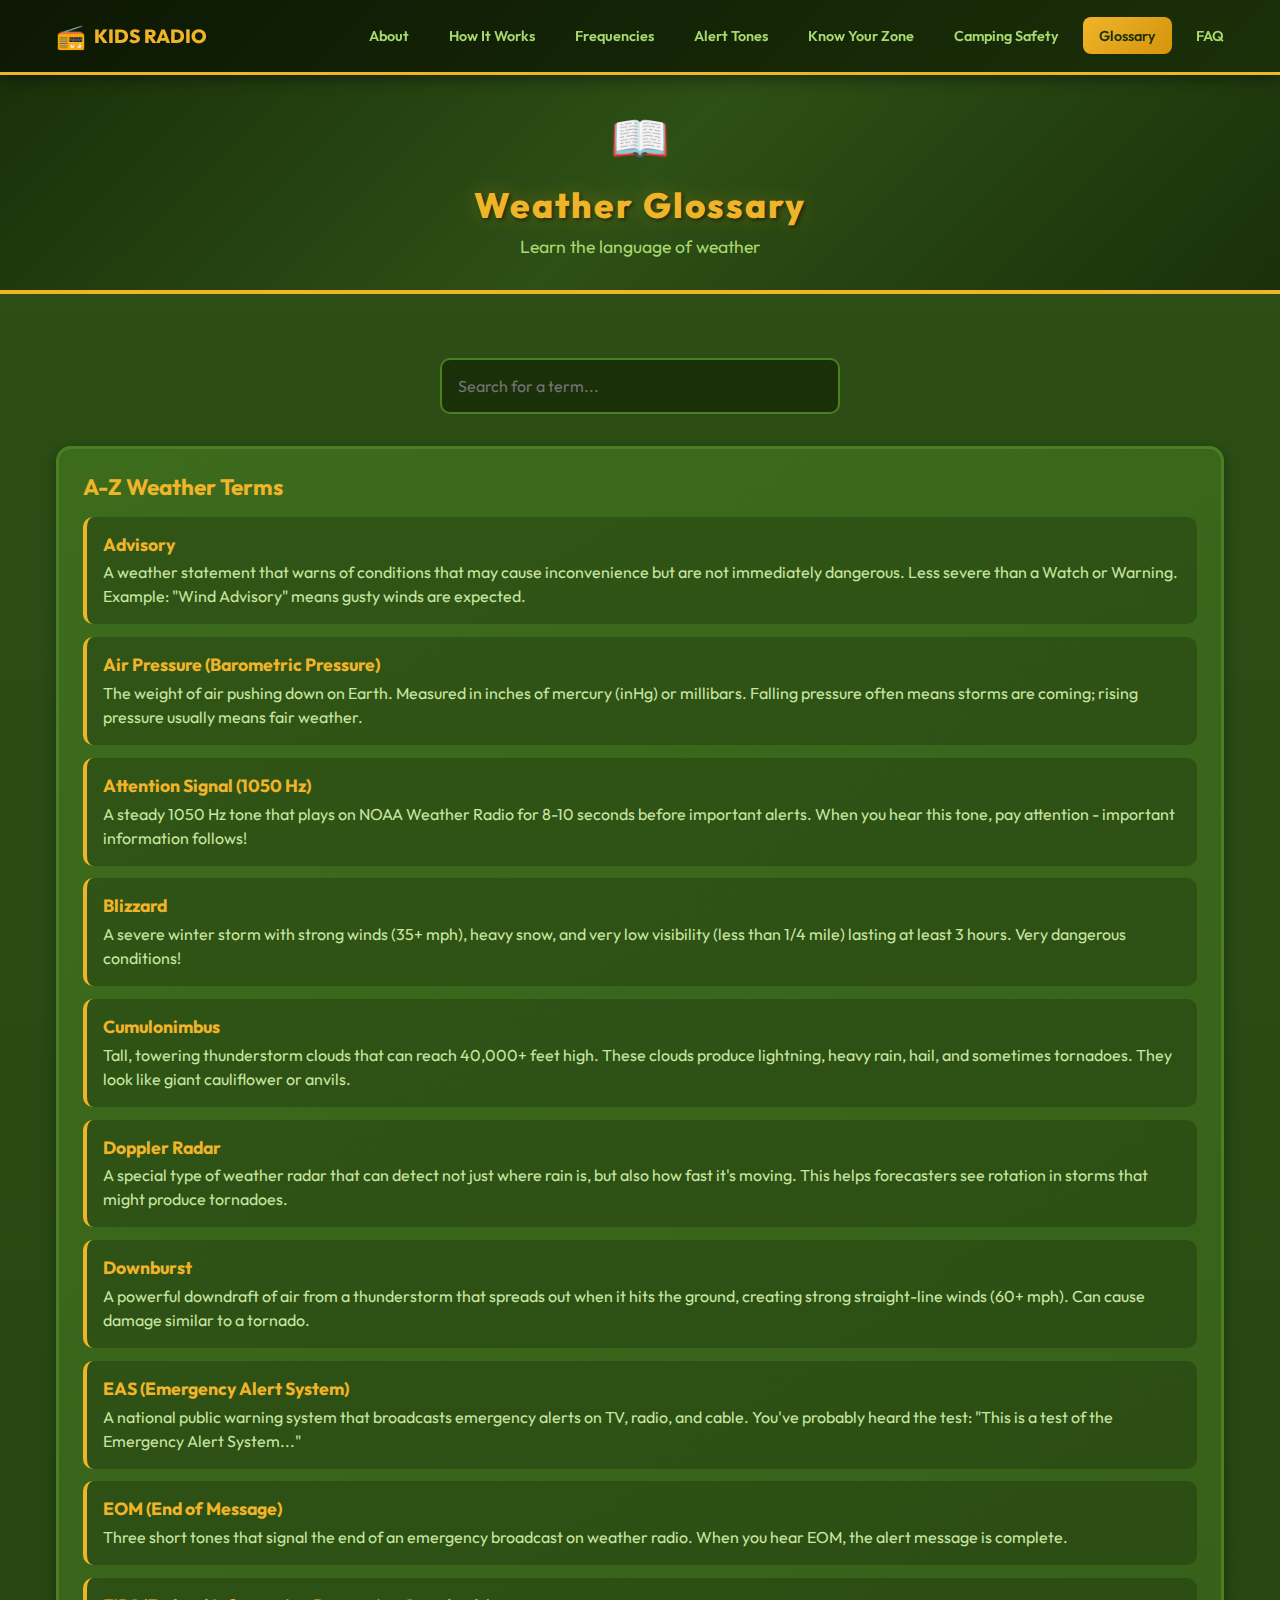
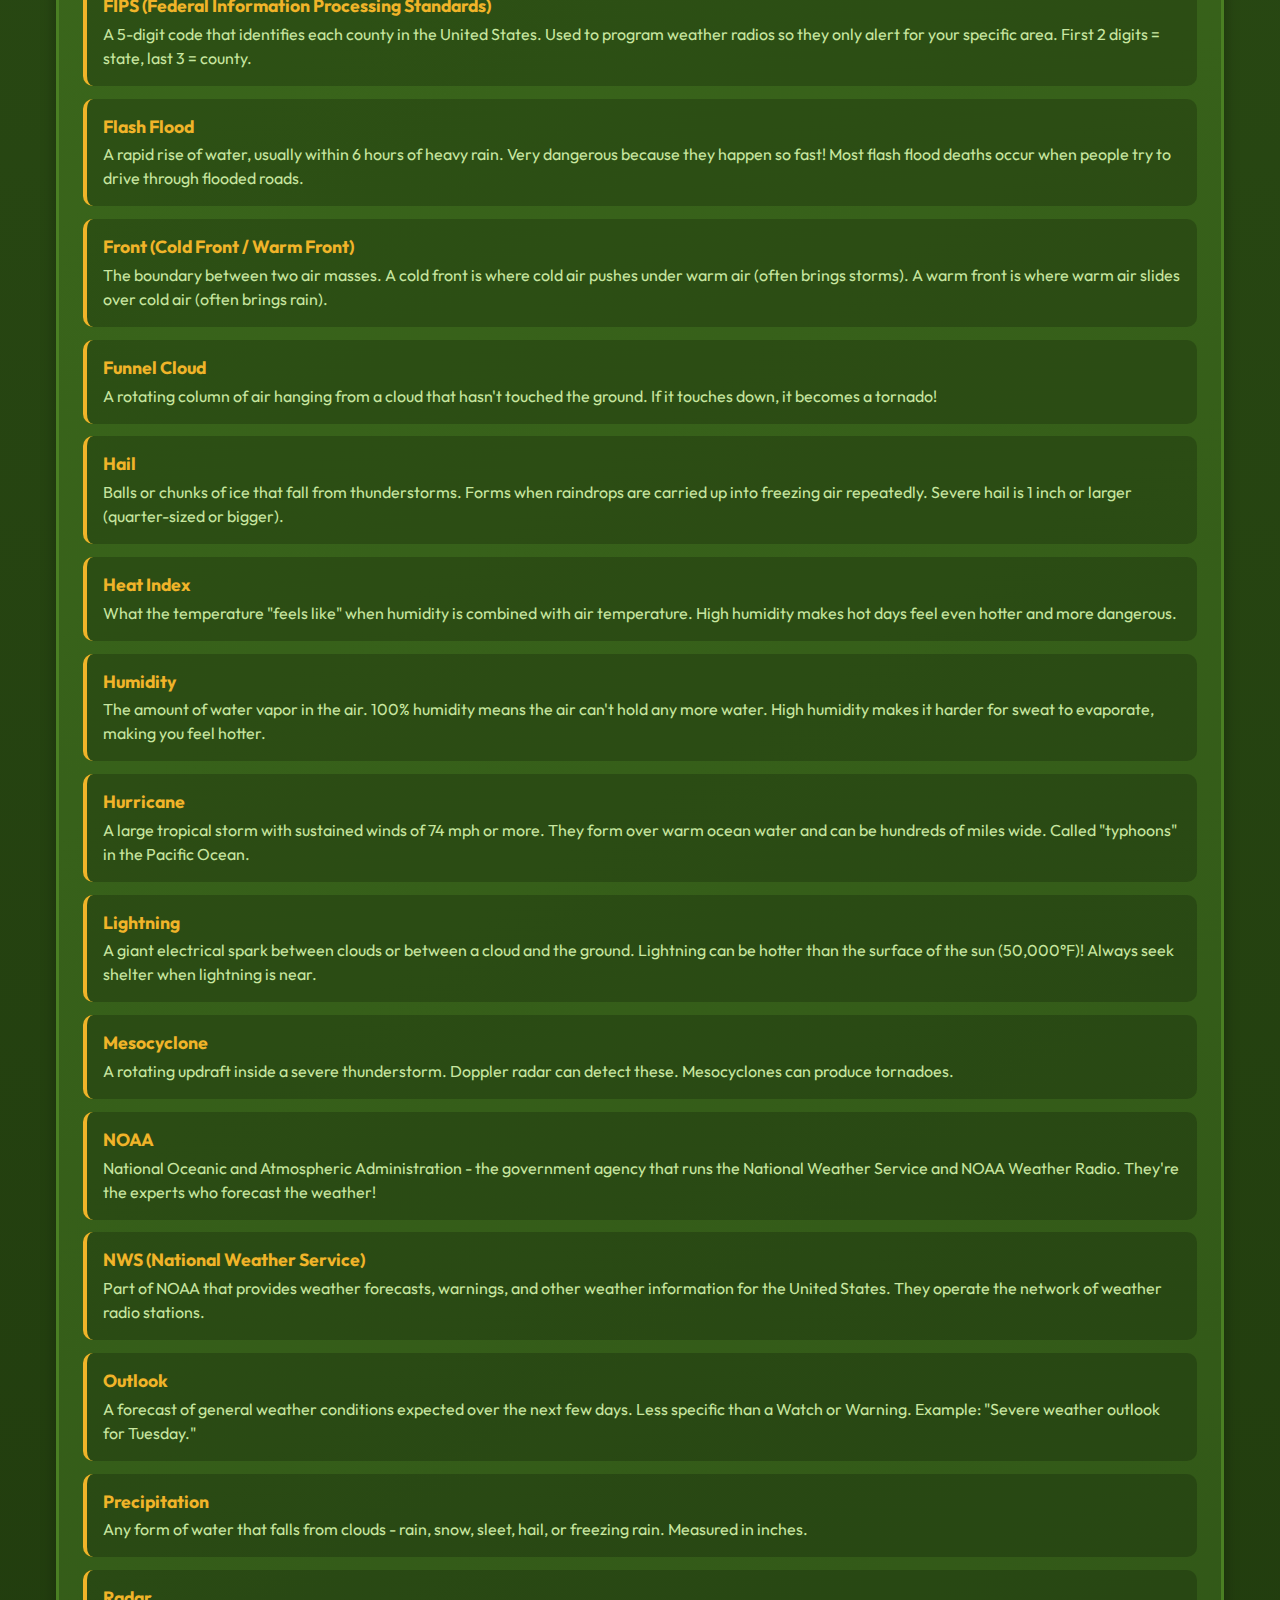
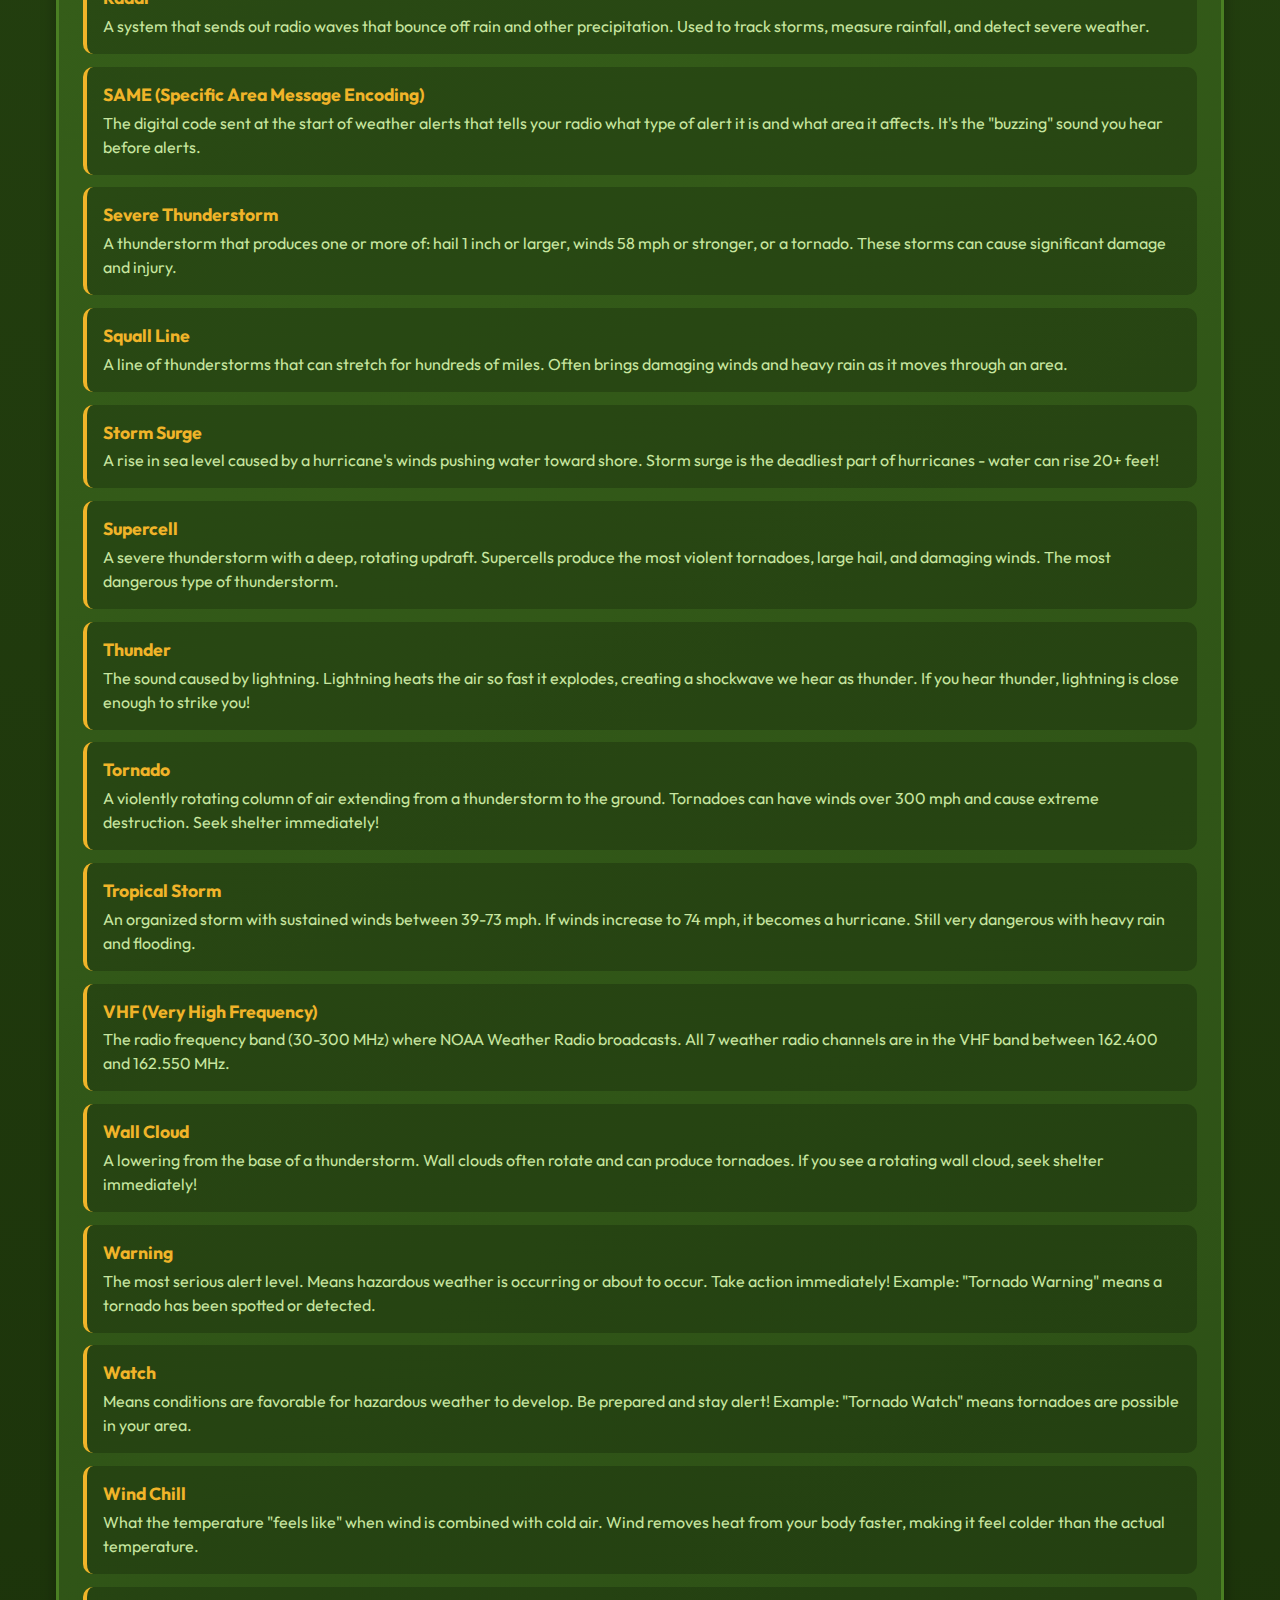
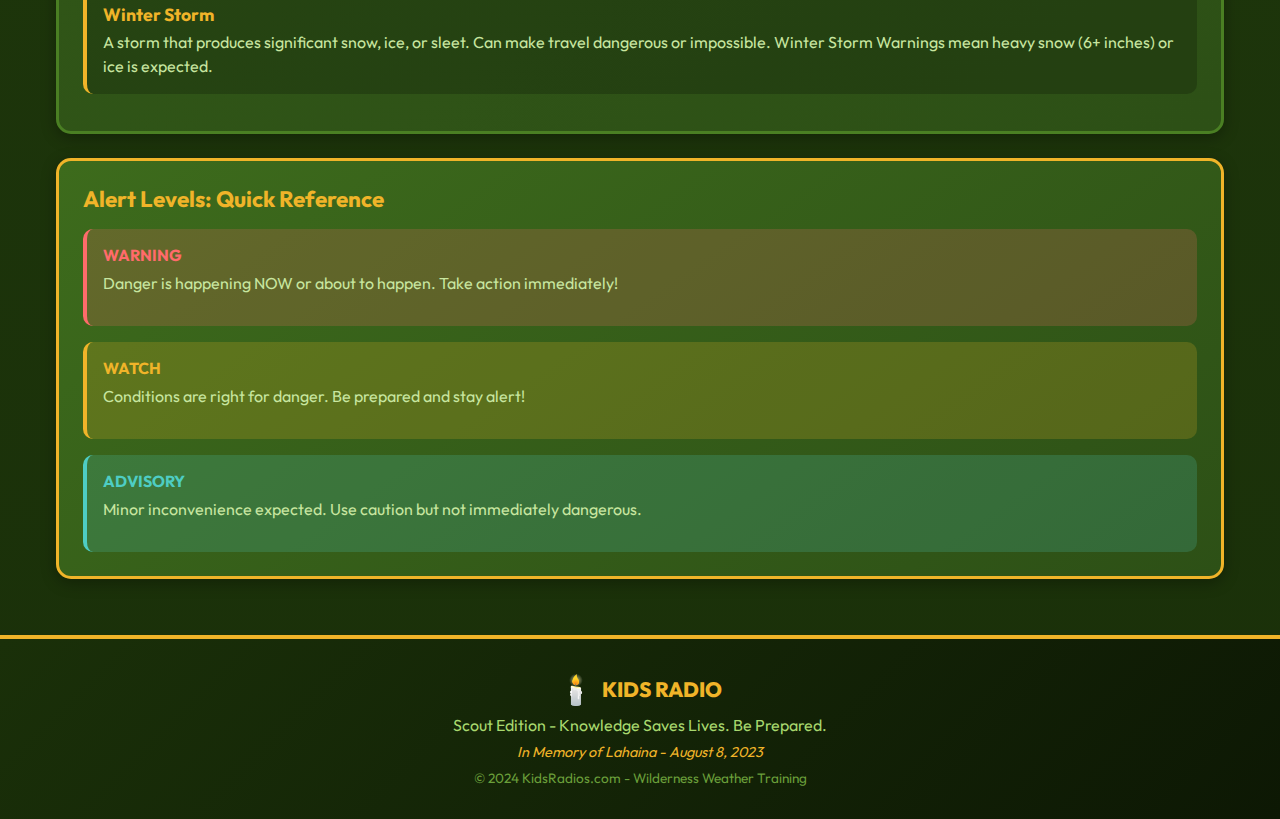
<file: glossary.html>
<!DOCTYPE html>
<html lang="en">
<head>
    <meta charset="UTF-8">
    <meta name="viewport" content="width=device-width, initial-scale=1.0">
    <title>Weather Glossary | Kids Radio</title>
    <link rel="stylesheet" href="styles.css">
    <link rel="preconnect" href="https://fonts.googleapis.com">
    <link rel="preconnect" href="https://fonts.gstatic.com" crossorigin>
    <link href="https://fonts.googleapis.com/css2?family=Outfit:wght@400;500;600;700;800&display=swap" rel="stylesheet">
</head>
<body>
    <!-- Navigation Bar -->
    <nav class="main-nav">
        <div class="nav-container">
            <a href="index.html" class="nav-logo">
                <span class="nav-logo-icon">📻</span>
                <span>KIDS RADIO</span>
            </a>
            <button class="nav-toggle" id="navToggle" aria-label="Toggle navigation">
                <span class="nav-toggle-icon"></span>
            </button>
            <ul class="nav-links" id="navLinks">
                <li><a href="about.html">About</a></li>
                <li><a href="how-it-works.html">How It Works</a></li>
                <li><a href="frequencies.html">Frequencies</a></li>
                <li><a href="alert-tones.html">Alert Tones</a></li>
                <li><a href="know-your-zone.html">Know Your Zone</a></li>
                <li><a href="camping-safety.html">Camping Safety</a></li>
                <li><a href="glossary.html" class="active">Glossary</a></li>
                <li><a href="faq.html">FAQ</a></li>
            </ul>
        </div>
    </nav>

    <!-- Page Hero -->
    <section class="page-hero">
        <span class="page-hero-icon">📖</span>
        <h1>Weather Glossary</h1>
        <p class="page-subtitle">Learn the language of weather</p>
    </section>

    <main>
        <!-- Search -->
        <section style="max-width: 600px; margin: 0 auto 2rem auto;">
            <input type="text" class="glossary-search" id="searchInput" placeholder="Search for a term..." oninput="filterTerms()">
        </section>

        <!-- Glossary Terms -->
        <section class="content-card">
            <h2>A-Z Weather Terms</h2>

            <dl id="glossaryList">
                <!-- A -->
                <div class="glossary-term" data-term="advisory">
                    <dt>Advisory</dt>
                    <dd>A weather statement that warns of conditions that may cause inconvenience but are not immediately dangerous. Less severe than a Watch or Warning. Example: "Wind Advisory" means gusty winds are expected.</dd>
                </div>

                <div class="glossary-term" data-term="air pressure barometric pressure">
                    <dt>Air Pressure (Barometric Pressure)</dt>
                    <dd>The weight of air pushing down on Earth. Measured in inches of mercury (inHg) or millibars. Falling pressure often means storms are coming; rising pressure usually means fair weather.</dd>
                </div>

                <div class="glossary-term" data-term="attention signal 1050 hz">
                    <dt>Attention Signal (1050 Hz)</dt>
                    <dd>A steady 1050 Hz tone that plays on NOAA Weather Radio for 8-10 seconds before important alerts. When you hear this tone, pay attention - important information follows!</dd>
                </div>

                <!-- B -->
                <div class="glossary-term" data-term="blizzard">
                    <dt>Blizzard</dt>
                    <dd>A severe winter storm with strong winds (35+ mph), heavy snow, and very low visibility (less than 1/4 mile) lasting at least 3 hours. Very dangerous conditions!</dd>
                </div>

                <!-- C -->
                <div class="glossary-term" data-term="cumulonimbus">
                    <dt>Cumulonimbus</dt>
                    <dd>Tall, towering thunderstorm clouds that can reach 40,000+ feet high. These clouds produce lightning, heavy rain, hail, and sometimes tornadoes. They look like giant cauliflower or anvils.</dd>
                </div>

                <!-- D -->
                <div class="glossary-term" data-term="doppler radar">
                    <dt>Doppler Radar</dt>
                    <dd>A special type of weather radar that can detect not just where rain is, but also how fast it's moving. This helps forecasters see rotation in storms that might produce tornadoes.</dd>
                </div>

                <div class="glossary-term" data-term="downburst">
                    <dt>Downburst</dt>
                    <dd>A powerful downdraft of air from a thunderstorm that spreads out when it hits the ground, creating strong straight-line winds (60+ mph). Can cause damage similar to a tornado.</dd>
                </div>

                <!-- E -->
                <div class="glossary-term" data-term="eas emergency alert system">
                    <dt>EAS (Emergency Alert System)</dt>
                    <dd>A national public warning system that broadcasts emergency alerts on TV, radio, and cable. You've probably heard the test: "This is a test of the Emergency Alert System..."</dd>
                </div>

                <div class="glossary-term" data-term="eom end of message">
                    <dt>EOM (End of Message)</dt>
                    <dd>Three short tones that signal the end of an emergency broadcast on weather radio. When you hear EOM, the alert message is complete.</dd>
                </div>

                <!-- F -->
                <div class="glossary-term" data-term="fips federal information processing standards">
                    <dt>FIPS (Federal Information Processing Standards)</dt>
                    <dd>A 5-digit code that identifies each county in the United States. Used to program weather radios so they only alert for your specific area. First 2 digits = state, last 3 = county.</dd>
                </div>

                <div class="glossary-term" data-term="flash flood">
                    <dt>Flash Flood</dt>
                    <dd>A rapid rise of water, usually within 6 hours of heavy rain. Very dangerous because they happen so fast! Most flash flood deaths occur when people try to drive through flooded roads.</dd>
                </div>

                <div class="glossary-term" data-term="front cold front warm front">
                    <dt>Front (Cold Front / Warm Front)</dt>
                    <dd>The boundary between two air masses. A cold front is where cold air pushes under warm air (often brings storms). A warm front is where warm air slides over cold air (often brings rain).</dd>
                </div>

                <div class="glossary-term" data-term="funnel cloud">
                    <dt>Funnel Cloud</dt>
                    <dd>A rotating column of air hanging from a cloud that hasn't touched the ground. If it touches down, it becomes a tornado!</dd>
                </div>

                <!-- H -->
                <div class="glossary-term" data-term="hail">
                    <dt>Hail</dt>
                    <dd>Balls or chunks of ice that fall from thunderstorms. Forms when raindrops are carried up into freezing air repeatedly. Severe hail is 1 inch or larger (quarter-sized or bigger).</dd>
                </div>

                <div class="glossary-term" data-term="heat index">
                    <dt>Heat Index</dt>
                    <dd>What the temperature "feels like" when humidity is combined with air temperature. High humidity makes hot days feel even hotter and more dangerous.</dd>
                </div>

                <div class="glossary-term" data-term="humidity">
                    <dt>Humidity</dt>
                    <dd>The amount of water vapor in the air. 100% humidity means the air can't hold any more water. High humidity makes it harder for sweat to evaporate, making you feel hotter.</dd>
                </div>

                <div class="glossary-term" data-term="hurricane">
                    <dt>Hurricane</dt>
                    <dd>A large tropical storm with sustained winds of 74 mph or more. They form over warm ocean water and can be hundreds of miles wide. Called "typhoons" in the Pacific Ocean.</dd>
                </div>

                <!-- L -->
                <div class="glossary-term" data-term="lightning">
                    <dt>Lightning</dt>
                    <dd>A giant electrical spark between clouds or between a cloud and the ground. Lightning can be hotter than the surface of the sun (50,000°F)! Always seek shelter when lightning is near.</dd>
                </div>

                <!-- M -->
                <div class="glossary-term" data-term="mesocyclone">
                    <dt>Mesocyclone</dt>
                    <dd>A rotating updraft inside a severe thunderstorm. Doppler radar can detect these. Mesocyclones can produce tornadoes.</dd>
                </div>

                <!-- N -->
                <div class="glossary-term" data-term="noaa national oceanic atmospheric administration">
                    <dt>NOAA</dt>
                    <dd>National Oceanic and Atmospheric Administration - the government agency that runs the National Weather Service and NOAA Weather Radio. They're the experts who forecast the weather!</dd>
                </div>

                <div class="glossary-term" data-term="nws national weather service">
                    <dt>NWS (National Weather Service)</dt>
                    <dd>Part of NOAA that provides weather forecasts, warnings, and other weather information for the United States. They operate the network of weather radio stations.</dd>
                </div>

                <!-- O -->
                <div class="glossary-term" data-term="outlook">
                    <dt>Outlook</dt>
                    <dd>A forecast of general weather conditions expected over the next few days. Less specific than a Watch or Warning. Example: "Severe weather outlook for Tuesday."</dd>
                </div>

                <!-- P -->
                <div class="glossary-term" data-term="precipitation">
                    <dt>Precipitation</dt>
                    <dd>Any form of water that falls from clouds - rain, snow, sleet, hail, or freezing rain. Measured in inches.</dd>
                </div>

                <!-- R -->
                <div class="glossary-term" data-term="radar">
                    <dt>Radar</dt>
                    <dd>A system that sends out radio waves that bounce off rain and other precipitation. Used to track storms, measure rainfall, and detect severe weather.</dd>
                </div>

                <!-- S -->
                <div class="glossary-term" data-term="same specific area message encoding">
                    <dt>SAME (Specific Area Message Encoding)</dt>
                    <dd>The digital code sent at the start of weather alerts that tells your radio what type of alert it is and what area it affects. It's the "buzzing" sound you hear before alerts.</dd>
                </div>

                <div class="glossary-term" data-term="severe thunderstorm">
                    <dt>Severe Thunderstorm</dt>
                    <dd>A thunderstorm that produces one or more of: hail 1 inch or larger, winds 58 mph or stronger, or a tornado. These storms can cause significant damage and injury.</dd>
                </div>

                <div class="glossary-term" data-term="squall line">
                    <dt>Squall Line</dt>
                    <dd>A line of thunderstorms that can stretch for hundreds of miles. Often brings damaging winds and heavy rain as it moves through an area.</dd>
                </div>

                <div class="glossary-term" data-term="storm surge">
                    <dt>Storm Surge</dt>
                    <dd>A rise in sea level caused by a hurricane's winds pushing water toward shore. Storm surge is the deadliest part of hurricanes - water can rise 20+ feet!</dd>
                </div>

                <div class="glossary-term" data-term="supercell">
                    <dt>Supercell</dt>
                    <dd>A severe thunderstorm with a deep, rotating updraft. Supercells produce the most violent tornadoes, large hail, and damaging winds. The most dangerous type of thunderstorm.</dd>
                </div>

                <!-- T -->
                <div class="glossary-term" data-term="thunder">
                    <dt>Thunder</dt>
                    <dd>The sound caused by lightning. Lightning heats the air so fast it explodes, creating a shockwave we hear as thunder. If you hear thunder, lightning is close enough to strike you!</dd>
                </div>

                <div class="glossary-term" data-term="tornado">
                    <dt>Tornado</dt>
                    <dd>A violently rotating column of air extending from a thunderstorm to the ground. Tornadoes can have winds over 300 mph and cause extreme destruction. Seek shelter immediately!</dd>
                </div>

                <div class="glossary-term" data-term="tropical storm">
                    <dt>Tropical Storm</dt>
                    <dd>An organized storm with sustained winds between 39-73 mph. If winds increase to 74 mph, it becomes a hurricane. Still very dangerous with heavy rain and flooding.</dd>
                </div>

                <!-- V -->
                <div class="glossary-term" data-term="vhf very high frequency">
                    <dt>VHF (Very High Frequency)</dt>
                    <dd>The radio frequency band (30-300 MHz) where NOAA Weather Radio broadcasts. All 7 weather radio channels are in the VHF band between 162.400 and 162.550 MHz.</dd>
                </div>

                <!-- W -->
                <div class="glossary-term" data-term="wall cloud">
                    <dt>Wall Cloud</dt>
                    <dd>A lowering from the base of a thunderstorm. Wall clouds often rotate and can produce tornadoes. If you see a rotating wall cloud, seek shelter immediately!</dd>
                </div>

                <div class="glossary-term" data-term="warning">
                    <dt>Warning</dt>
                    <dd>The most serious alert level. Means hazardous weather is occurring or about to occur. Take action immediately! Example: "Tornado Warning" means a tornado has been spotted or detected.</dd>
                </div>

                <div class="glossary-term" data-term="watch">
                    <dt>Watch</dt>
                    <dd>Means conditions are favorable for hazardous weather to develop. Be prepared and stay alert! Example: "Tornado Watch" means tornadoes are possible in your area.</dd>
                </div>

                <div class="glossary-term" data-term="wind chill">
                    <dt>Wind Chill</dt>
                    <dd>What the temperature "feels like" when wind is combined with cold air. Wind removes heat from your body faster, making it feel colder than the actual temperature.</dd>
                </div>

                <div class="glossary-term" data-term="winter storm">
                    <dt>Winter Storm</dt>
                    <dd>A storm that produces significant snow, ice, or sleet. Can make travel dangerous or impossible. Winter Storm Warnings mean heavy snow (6+ inches) or ice is expected.</dd>
                </div>
            </dl>
        </section>

        <!-- Alert Levels Quick Reference -->
        <section class="content-card" style="border-color: #f0b429;">
            <h2>Alert Levels: Quick Reference</h2>

            <div style="display: grid; gap: 1rem; margin-top: 1rem;">
                <div style="background: rgba(255, 107, 107, 0.2); padding: 1rem; border-radius: 10px; border-left: 4px solid #ff6b6b;">
                    <strong style="color: #ff6b6b;">WARNING</strong>
                    <p style="margin-top: 0.3rem;">Danger is happening NOW or about to happen. Take action immediately!</p>
                </div>

                <div style="background: rgba(240, 180, 41, 0.2); padding: 1rem; border-radius: 10px; border-left: 4px solid #f0b429;">
                    <strong style="color: #f0b429;">WATCH</strong>
                    <p style="margin-top: 0.3rem;">Conditions are right for danger. Be prepared and stay alert!</p>
                </div>

                <div style="background: rgba(78, 205, 196, 0.2); padding: 1rem; border-radius: 10px; border-left: 4px solid #4ecdc4;">
                    <strong style="color: #4ecdc4;">ADVISORY</strong>
                    <p style="margin-top: 0.3rem;">Minor inconvenience expected. Use caution but not immediately dangerous.</p>
                </div>
            </div>
        </section>
    </main>

    <footer>
        <div class="footer-content">
            <div class="footer-logo">
                <span class="footer-icon">🕯️</span>
                <span>KIDS RADIO</span>
            </div>
            <p class="footer-tagline">Scout Edition - Knowledge Saves Lives. Be Prepared.</p>
            <p class="footer-memorial">In Memory of Lahaina - August 8, 2023</p>
            <p class="copyright">&copy; 2024 KidsRadios.com - Wilderness Weather Training</p>
        </div>
    </footer>

    <script>
        // Mobile Navigation Toggle
        const navToggle = document.getElementById('navToggle');
        const navLinks = document.getElementById('navLinks');

        if (navToggle && navLinks) {
            navToggle.addEventListener('click', () => {
                navLinks.classList.toggle('active');
            });
        }

        // Filter glossary terms
        function filterTerms() {
            const query = document.getElementById('searchInput').value.toLowerCase();
            const terms = document.querySelectorAll('.glossary-term');

            terms.forEach(term => {
                const searchText = term.getAttribute('data-term');
                const dt = term.querySelector('dt').textContent.toLowerCase();
                const dd = term.querySelector('dd').textContent.toLowerCase();

                if (searchText.includes(query) || dt.includes(query) || dd.includes(query)) {
                    term.style.display = 'block';
                } else {
                    term.style.display = 'none';
                }
            });
        }
    </script>
</body>
</html>
</file>
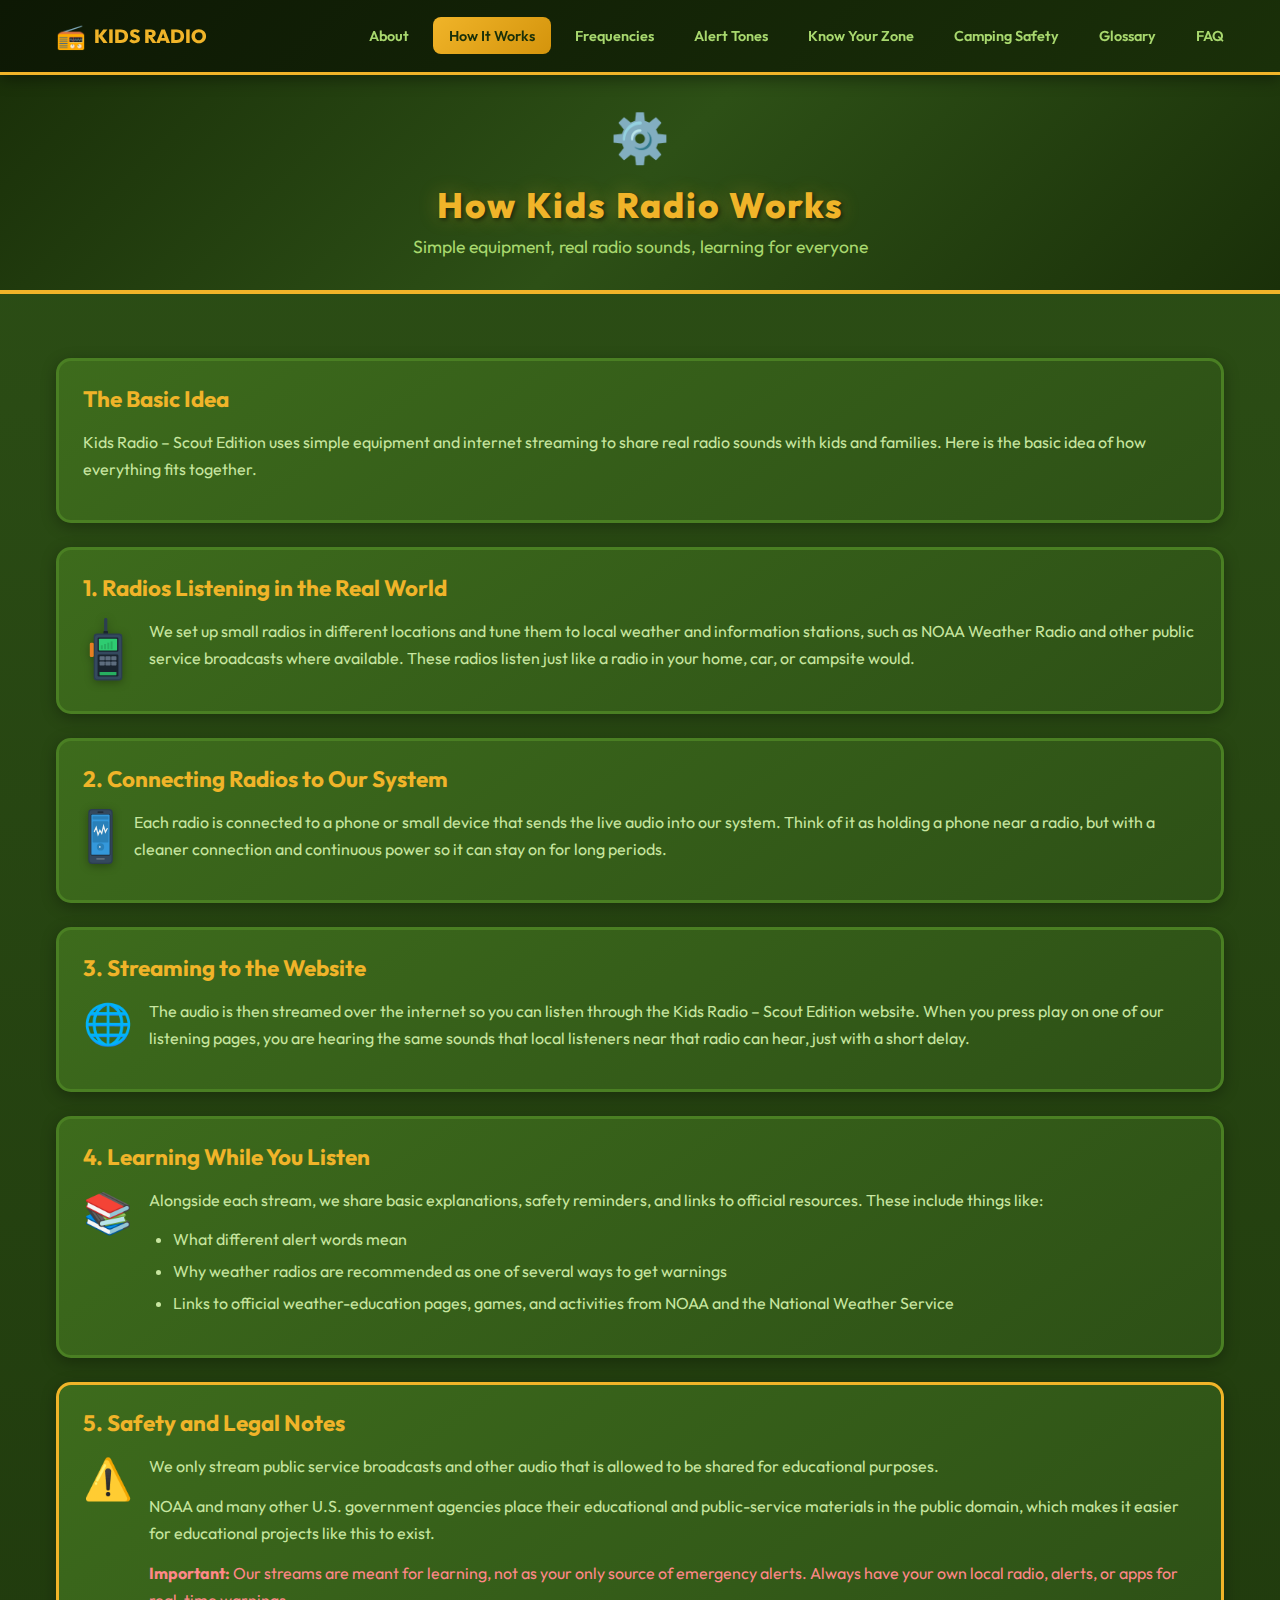
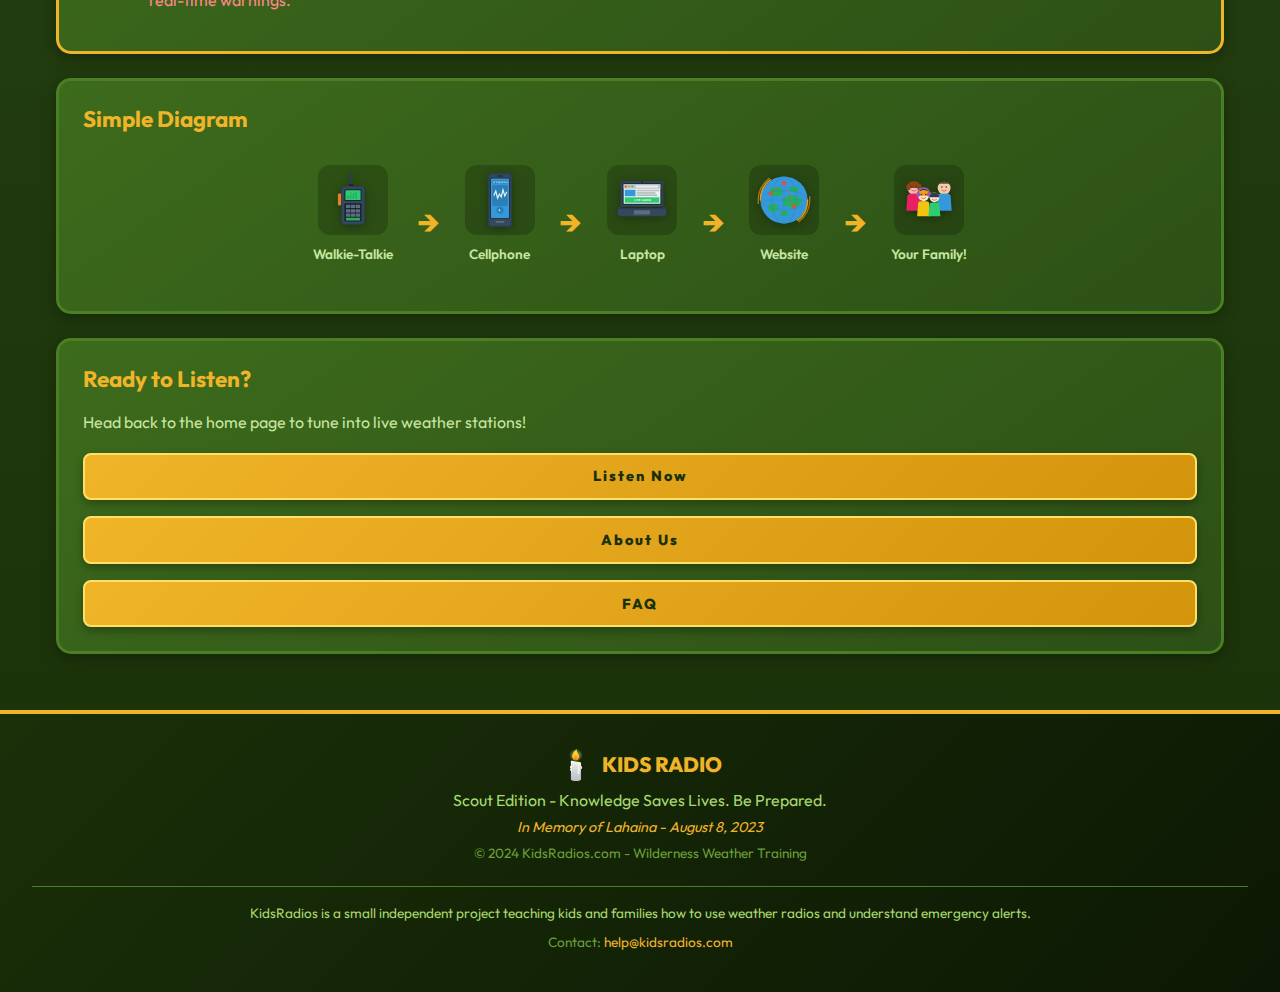
<file: how-it-works.html>
<!DOCTYPE html>
<html lang="en">
<head>
    <meta charset="UTF-8">
    <meta name="viewport" content="width=device-width, initial-scale=1.0">
    <title>How It Works | Kids Radio - Scout Edition</title>
    <link rel="stylesheet" href="styles.css">
    <link rel="preconnect" href="https://fonts.googleapis.com">
    <link rel="preconnect" href="https://fonts.gstatic.com" crossorigin>
    <link href="https://fonts.googleapis.com/css2?family=Outfit:wght@400;500;600;700;800&display=swap" rel="stylesheet">
</head>
<body>
    <!-- Navigation Bar -->
    <nav class="main-nav">
        <div class="nav-container">
            <a href="index.html" class="nav-logo">
                <span class="nav-logo-icon">📻</span>
                <span>KIDS RADIO</span>
            </a>
            <button class="nav-toggle" id="navToggle" aria-label="Toggle navigation">
                <span class="nav-toggle-icon"></span>
            </button>
            <ul class="nav-links" id="navLinks">
                <li><a href="about.html">About</a></li>
                <li><a href="how-it-works.html" class="active">How It Works</a></li>
                <li><a href="frequencies.html">Frequencies</a></li>
                <li><a href="alert-tones.html">Alert Tones</a></li>
                <li><a href="know-your-zone.html">Know Your Zone</a></li>
                <li><a href="camping-safety.html">Camping Safety</a></li>
                <li><a href="glossary.html">Glossary</a></li>
                <li><a href="faq.html">FAQ</a></li>
            </ul>
        </div>
    </nav>

    <!-- Page Hero -->
    <section class="page-hero">
        <span class="page-hero-icon">⚙️</span>
        <h1>How Kids Radio Works</h1>
        <p class="page-subtitle">Simple equipment, real radio sounds, learning for everyone</p>
    </section>

    <main>
        <!-- Intro -->
        <section class="content-card">
            <h2>The Basic Idea</h2>
            <p>Kids Radio – Scout Edition uses simple equipment and internet streaming to share real radio sounds with kids and families. Here is the basic idea of how everything fits together.</p>
        </section>

        <!-- Step 1 -->
        <section class="content-card">
            <h2>1. Radios Listening in the Real World</h2>
            <div style="display: flex; align-items: flex-start; gap: 1rem;">
                <div class="step-icon-svg">
                    <svg viewBox="0 0 60 100" style="width: 50px; height: 65px;">
                        <!-- Antenna -->
                        <rect x="24" y="0" width="5" height="22" rx="2" fill="#2c3e50"/>
                        <rect x="23" y="20" width="7" height="5" rx="1" fill="#1a252f"/>
                        <!-- Main body -->
                        <rect x="8" y="24" width="44" height="72" rx="5" fill="#2c3e50"/>
                        <rect x="10" y="26" width="40" height="68" rx="4" fill="#34495e"/>
                        <!-- PTT button -->
                        <rect x="2" y="38" width="6" height="22" rx="2" fill="#e67e22"/>
                        <!-- Screen -->
                        <rect x="14" y="30" width="32" height="22" rx="2" fill="#1a252f"/>
                        <rect x="16" y="32" width="28" height="18" rx="1" fill="#2ecc71"/>
                        <!-- Signal bars -->
                        <rect x="19" y="42" width="3" height="6" fill="#27ae60"/>
                        <rect x="24" y="40" width="3" height="8" fill="#27ae60"/>
                        <rect x="29" y="38" width="3" height="10" fill="#27ae60"/>
                        <rect x="34" y="36" width="3" height="12" fill="#27ae60"/>
                        <!-- Keypad -->
                        <rect x="14" y="56" width="32" height="34" rx="2" fill="#1a252f"/>
                        <rect x="17" y="59" width="8" height="6" rx="1" fill="#5d6d7e"/>
                        <rect x="26" y="59" width="8" height="6" rx="1" fill="#5d6d7e"/>
                        <rect x="35" y="59" width="8" height="6" rx="1" fill="#5d6d7e"/>
                        <rect x="17" y="67" width="8" height="6" rx="1" fill="#5d6d7e"/>
                        <rect x="26" y="67" width="8" height="6" rx="1" fill="#5d6d7e"/>
                        <rect x="35" y="67" width="8" height="6" rx="1" fill="#5d6d7e"/>
                        <rect x="17" y="83" width="26" height="5" rx="1" fill="#27ae60"/>
                    </svg>
                </div>
                <p>We set up small radios in different locations and tune them to local weather and information stations, such as NOAA Weather Radio and other public service broadcasts where available. These radios listen just like a radio in your home, car, or campsite would.</p>
            </div>
        </section>

        <!-- Step 2 -->
        <section class="content-card">
            <h2>2. Connecting Radios to Our System</h2>
            <div style="display: flex; align-items: flex-start; gap: 1rem;">
                <div class="step-icon-svg">
                    <svg viewBox="0 0 50 90" style="width: 35px; height: 55px;">
                        <!-- Phone body -->
                        <rect x="5" y="0" width="40" height="90" rx="6" fill="#2c3e50"/>
                        <rect x="7" y="2" width="36" height="86" rx="5" fill="#34495e"/>
                        <!-- Screen -->
                        <rect x="9" y="8" width="32" height="68" rx="2" fill="#1a252f"/>
                        <rect x="10" y="9" width="30" height="66" rx="1" fill="#3498db"/>
                        <!-- Waveform -->
                        <rect x="12" y="20" width="26" height="35" rx="2" fill="#2980b9"/>
                        <path d="M15 37 L18 30 L21 42 L24 35 L27 40 L30 28 L33 38 L36 32" stroke="#ecf0f1" stroke-width="2" fill="none" stroke-linecap="round"/>
                        <!-- Status bar -->
                        <rect x="12" y="12" width="26" height="5" rx="1" fill="#2980b9"/>
                        <!-- Play button -->
                        <circle cx="25" cy="62" r="6" fill="#2980b9"/>
                        <polygon points="23,60 23,64 26,62" fill="#ecf0f1"/>
                        <!-- Speaker notch -->
                        <rect x="20" y="4" width="10" height="2" rx="1" fill="#1a252f"/>
                        <!-- Home indicator -->
                        <rect x="18" y="80" width="14" height="3" rx="1" fill="#5d6d7e"/>
                    </svg>
                </div>
                <p>Each radio is connected to a phone or small device that sends the live audio into our system. Think of it as holding a phone near a radio, but with a cleaner connection and continuous power so it can stay on for long periods.</p>
            </div>
        </section>

        <!-- Step 3 -->
        <section class="content-card">
            <h2>3. Streaming to the Website</h2>
            <div style="display: flex; align-items: flex-start; gap: 1rem;">
                <span style="font-size: 2.5rem;">🌐</span>
                <p>The audio is then streamed over the internet so you can listen through the Kids Radio – Scout Edition website. When you press play on one of our listening pages, you are hearing the same sounds that local listeners near that radio can hear, just with a short delay.</p>
            </div>
        </section>

        <!-- Step 4 -->
        <section class="content-card">
            <h2>4. Learning While You Listen</h2>
            <div style="display: flex; align-items: flex-start; gap: 1rem;">
                <span style="font-size: 2.5rem;">📚</span>
                <div>
                    <p>Alongside each stream, we share basic explanations, safety reminders, and links to official resources. These include things like:</p>
                    <ul style="margin-top: 0.5rem;">
                        <li>What different alert words mean</li>
                        <li>Why weather radios are recommended as one of several ways to get warnings</li>
                        <li>Links to official weather-education pages, games, and activities from NOAA and the National Weather Service</li>
                    </ul>
                </div>
            </div>
        </section>

        <!-- Step 5 -->
        <section class="content-card" style="border-color: #f0b429;">
            <h2>5. Safety and Legal Notes</h2>
            <div style="display: flex; align-items: flex-start; gap: 1rem;">
                <span style="font-size: 2.5rem;">⚠️</span>
                <div>
                    <p>We only stream public service broadcasts and other audio that is allowed to be shared for educational purposes.</p>
                    <p style="margin-top: 0.5rem;">NOAA and many other U.S. government agencies place their educational and public-service materials in the public domain, which makes it easier for educational projects like this to exist.</p>
                    <p style="margin-top: 0.5rem; color: #ff8888;"><strong>Important:</strong> Our streams are meant for learning, not as your only source of emergency alerts. Always have your own local radio, alerts, or apps for real-time warnings.</p>
                </div>
            </div>
        </section>

        <!-- Visual Diagram -->
        <section class="content-card" style="text-align: center;">
            <h2>Simple Diagram</h2>
            <div class="diagram-flow">
                <!-- Walkie-Talkie (Realistic) -->
                <div class="diagram-item">
                    <div class="diagram-icon">
                        <svg viewBox="0 0 60 100" class="diagram-svg">
                            <!-- Antenna -->
                            <rect x="24" y="0" width="5" height="22" rx="2" fill="#2c3e50"/>
                            <rect x="23" y="20" width="7" height="5" rx="1" fill="#1a252f"/>
                            <!-- Main body -->
                            <rect x="8" y="24" width="44" height="72" rx="5" fill="#2c3e50"/>
                            <rect x="10" y="26" width="40" height="68" rx="4" fill="#34495e"/>
                            <!-- PTT button (orange) -->
                            <rect x="2" y="38" width="6" height="22" rx="2" fill="#e67e22"/>
                            <!-- Screen -->
                            <rect x="14" y="30" width="32" height="22" rx="2" fill="#1a252f"/>
                            <rect x="16" y="32" width="28" height="18" rx="1" fill="#2ecc71"/>
                            <!-- Screen content - signal bars -->
                            <rect x="19" y="42" width="3" height="6" fill="#27ae60"/>
                            <rect x="24" y="40" width="3" height="8" fill="#27ae60"/>
                            <rect x="29" y="38" width="3" height="10" fill="#27ae60"/>
                            <rect x="34" y="36" width="3" height="12" fill="#27ae60"/>
                            <!-- Channel display -->
                            <text x="30" y="38" text-anchor="middle" fill="#27ae60" font-size="5" font-family="monospace">CH 07</text>
                            <!-- Keypad -->
                            <rect x="14" y="56" width="32" height="34" rx="2" fill="#1a252f"/>
                            <!-- Buttons grid -->
                            <rect x="17" y="59" width="8" height="6" rx="1" fill="#5d6d7e"/>
                            <rect x="26" y="59" width="8" height="6" rx="1" fill="#5d6d7e"/>
                            <rect x="35" y="59" width="8" height="6" rx="1" fill="#5d6d7e"/>
                            <rect x="17" y="67" width="8" height="6" rx="1" fill="#5d6d7e"/>
                            <rect x="26" y="67" width="8" height="6" rx="1" fill="#5d6d7e"/>
                            <rect x="35" y="67" width="8" height="6" rx="1" fill="#5d6d7e"/>
                            <rect x="17" y="75" width="8" height="6" rx="1" fill="#5d6d7e"/>
                            <rect x="26" y="75" width="8" height="6" rx="1" fill="#5d6d7e"/>
                            <rect x="35" y="75" width="8" height="6" rx="1" fill="#5d6d7e"/>
                            <!-- Call button -->
                            <rect x="17" y="83" width="26" height="5" rx="1" fill="#27ae60"/>
                        </svg>
                    </div>
                    <p class="diagram-label">Walkie-Talkie</p>
                </div>

                <div class="diagram-arrow">→</div>

                <!-- Cellphone (Realistic) -->
                <div class="diagram-item">
                    <div class="diagram-icon">
                        <svg viewBox="0 0 50 90" class="diagram-svg">
                            <!-- Phone body -->
                            <rect x="5" y="0" width="40" height="90" rx="6" fill="#2c3e50"/>
                            <rect x="7" y="2" width="36" height="86" rx="5" fill="#34495e"/>
                            <!-- Screen -->
                            <rect x="9" y="8" width="32" height="68" rx="2" fill="#1a252f"/>
                            <rect x="10" y="9" width="30" height="66" rx="1" fill="#3498db"/>
                            <!-- Screen content - audio waveform -->
                            <rect x="12" y="20" width="26" height="35" rx="2" fill="#2980b9"/>
                            <path d="M15 37 L18 30 L21 42 L24 35 L27 40 L30 28 L33 38 L36 32" stroke="#ecf0f1" stroke-width="2" fill="none" stroke-linecap="round"/>
                            <!-- Status bar -->
                            <rect x="12" y="12" width="26" height="5" rx="1" fill="#2980b9"/>
                            <text x="25" y="16" text-anchor="middle" fill="#ecf0f1" font-size="4">STREAMING</text>
                            <!-- Audio icon -->
                            <circle cx="25" cy="62" r="6" fill="#2980b9"/>
                            <polygon points="23,60 23,64 26,62" fill="#ecf0f1"/>
                            <!-- Speaker notch -->
                            <rect x="20" y="4" width="10" height="2" rx="1" fill="#1a252f"/>
                            <!-- Home indicator -->
                            <rect x="18" y="80" width="14" height="3" rx="1" fill="#5d6d7e"/>
                        </svg>
                    </div>
                    <p class="diagram-label">Cellphone</p>
                </div>

                <div class="diagram-arrow">→</div>

                <!-- Laptop (Realistic) -->
                <div class="diagram-item">
                    <div class="diagram-icon">
                        <svg viewBox="0 0 100 70" class="diagram-svg">
                            <!-- Screen bezel -->
                            <rect x="10" y="0" width="80" height="48" rx="3" fill="#2c3e50"/>
                            <rect x="12" y="2" width="76" height="44" rx="2" fill="#34495e"/>
                            <!-- Screen -->
                            <rect x="14" y="4" width="72" height="40" rx="1" fill="#1a252f"/>
                            <!-- Screen content - website -->
                            <rect x="16" y="6" width="68" height="36" fill="#ecf0f1"/>
                            <!-- Browser bar -->
                            <rect x="16" y="6" width="68" height="8" fill="#bdc3c7"/>
                            <circle cx="20" cy="10" r="2" fill="#e74c3c"/>
                            <circle cx="26" cy="10" r="2" fill="#f39c12"/>
                            <circle cx="32" cy="10" r="2" fill="#2ecc71"/>
                            <rect x="38" y="8" width="42" height="4" rx="2" fill="#ecf0f1"/>
                            <!-- Website content -->
                            <rect x="18" y="16" width="20" height="12" fill="#3498db"/>
                            <rect x="40" y="16" width="42" height="3" fill="#bdc3c7"/>
                            <rect x="40" y="21" width="35" height="2" fill="#95a5a6"/>
                            <rect x="40" y="25" width="38" height="2" fill="#95a5a6"/>
                            <rect x="18" y="30" width="64" height="10" fill="#2ecc71"/>
                            <text x="50" y="37" text-anchor="middle" fill="#ecf0f1" font-size="5" font-weight="bold">LIVE AUDIO</text>
                            <!-- Webcam -->
                            <circle cx="50" cy="2" r="1.5" fill="#1a252f"/>
                            <!-- Base -->
                            <path d="M5 48 L10 48 L12 50 L88 50 L90 48 L95 48 L95 58 Q95 65 88 65 L12 65 Q5 65 5 58 Z" fill="#34495e"/>
                            <path d="M5 48 L10 48 L12 50 L88 50 L90 48 L95 48 L95 52 L5 52 Z" fill="#2c3e50"/>
                            <!-- Trackpad -->
                            <rect x="35" y="54" width="30" height="8" rx="2" fill="#5d6d7e"/>
                        </svg>
                    </div>
                    <p class="diagram-label">Laptop</p>
                </div>

                <div class="diagram-arrow">→</div>

                <!-- Website/Globe (Realistic) -->
                <div class="diagram-item">
                    <div class="diagram-icon">
                        <svg viewBox="0 0 80 80" class="diagram-svg">
                            <!-- Globe base -->
                            <circle cx="40" cy="40" r="35" fill="#3498db"/>
                            <!-- Land masses -->
                            <ellipse cx="28" cy="28" rx="10" ry="7" fill="#27ae60"/>
                            <ellipse cx="52" cy="42" rx="14" ry="9" fill="#27ae60"/>
                            <ellipse cx="24" cy="52" rx="8" ry="6" fill="#27ae60"/>
                            <ellipse cx="55" cy="24" rx="7" ry="4" fill="#27ae60"/>
                            <ellipse cx="40" cy="60" rx="6" ry="4" fill="#27ae60"/>
                            <!-- Grid lines -->
                            <ellipse cx="40" cy="40" rx="35" ry="14" fill="none" stroke="#2980b9" stroke-width="1" opacity="0.5"/>
                            <ellipse cx="40" cy="40" rx="18" ry="35" fill="none" stroke="#2980b9" stroke-width="1" opacity="0.5"/>
                            <line x1="40" y1="5" x2="40" y2="75" stroke="#2980b9" stroke-width="1" opacity="0.5"/>
                            <line x1="5" y1="40" x2="75" y2="40" stroke="#2980b9" stroke-width="1" opacity="0.5"/>
                            <!-- Wifi/signal waves around globe -->
                            <path d="M5 40 Q5 20 20 10" stroke="#f39c12" stroke-width="2" fill="none" stroke-linecap="round"/>
                            <path d="M2 45 Q0 22 18 8" stroke="#f39c12" stroke-width="2" fill="none" stroke-linecap="round" opacity="0.6"/>
                            <path d="M75 40 Q75 60 60 70" stroke="#f39c12" stroke-width="2" fill="none" stroke-linecap="round"/>
                            <path d="M78 35 Q80 58 62 72" stroke="#f39c12" stroke-width="2" fill="none" stroke-linecap="round" opacity="0.6"/>
                            <!-- Connection nodes -->
                            <circle cx="20" cy="30" r="3" fill="#e74c3c"/>
                            <circle cx="55" cy="50" r="3" fill="#e74c3c"/>
                            <circle cx="40" cy="15" r="3" fill="#e74c3c"/>
                            <!-- Connection lines -->
                            <line x1="20" y1="30" x2="40" y2="15" stroke="#e74c3c" stroke-width="1" opacity="0.6"/>
                            <line x1="40" y1="15" x2="55" y2="50" stroke="#e74c3c" stroke-width="1" opacity="0.6"/>
                        </svg>
                    </div>
                    <p class="diagram-label">Website</p>
                </div>

                <div class="diagram-arrow">→</div>

                <!-- Family (Fun & Colorful) -->
                <div class="diagram-item">
                    <div class="diagram-icon">
                        <svg viewBox="0 0 100 80" class="diagram-svg">
                            <!-- Parent 1 (Mom - left) -->
                            <circle cx="22" cy="18" r="12" fill="#f5b7b1"/>
                            <!-- Mom's hair -->
                            <path d="M10 18 Q10 5 22 5 Q34 5 34 18" fill="#8b4513"/>
                            <ellipse cx="12" cy="16" rx="4" ry="6" fill="#8b4513"/>
                            <ellipse cx="32" cy="16" rx="4" ry="6" fill="#8b4513"/>
                            <!-- Mom's happy face -->
                            <circle cx="18" cy="16" r="1.5" fill="#2c3e50"/>
                            <circle cx="26" cy="16" r="1.5" fill="#2c3e50"/>
                            <path d="M18 22 Q22 26 26 22" stroke="#e74c3c" stroke-width="1.5" fill="none" stroke-linecap="round"/>
                            <!-- Mom's body - pink dress -->
                            <path d="M10 32 Q10 28 22 28 Q34 28 34 32 L36 60 L8 60 Z" fill="#e91e63"/>

                            <!-- Parent 2 (Dad - right) -->
                            <circle cx="78" cy="18" r="12" fill="#f5cba7"/>
                            <!-- Dad's hair -->
                            <path d="M66 14 Q66 6 78 6 Q90 6 90 14 L90 10 L66 10 Z" fill="#5d4e37"/>
                            <!-- Dad's happy face -->
                            <circle cx="74" cy="16" r="1.5" fill="#2c3e50"/>
                            <circle cx="82" cy="16" r="1.5" fill="#2c3e50"/>
                            <path d="M74 22 Q78 26 82 22" stroke="#e74c3c" stroke-width="1.5" fill="none" stroke-linecap="round"/>
                            <!-- Dad's body - blue shirt -->
                            <path d="M66 32 Q66 28 78 28 Q90 28 90 32 L92 60 L64 60 Z" fill="#3498db"/>

                            <!-- Child 1 (center-left) -->
                            <circle cx="40" cy="32" r="10" fill="#fdebd0"/>
                            <!-- Child 1 hair - pigtails -->
                            <circle cx="32" cy="28" r="5" fill="#f39c12"/>
                            <circle cx="48" cy="28" r="5" fill="#f39c12"/>
                            <path d="M30 32 Q30 22 40 22 Q50 22 50 32" fill="#f39c12"/>
                            <!-- Child 1 happy face -->
                            <circle cx="36" cy="30" r="1.5" fill="#2c3e50"/>
                            <circle cx="44" cy="30" r="1.5" fill="#2c3e50"/>
                            <path d="M36 36 Q40 40 44 36" stroke="#e74c3c" stroke-width="1.5" fill="none" stroke-linecap="round"/>
                            <!-- Child 1 body - yellow -->
                            <path d="M30 45 Q30 42 40 42 Q50 42 50 45 L52 70 L28 70 Z" fill="#f1c40f"/>
                            <!-- Headphones -->
                            <path d="M30 28 Q30 18 40 18 Q50 18 50 28" stroke="#9b59b6" stroke-width="3" fill="none"/>
                            <circle cx="30" cy="30" r="4" fill="#9b59b6"/>
                            <circle cx="50" cy="30" r="4" fill="#9b59b6"/>

                            <!-- Child 2 (center-right) -->
                            <circle cx="60" cy="35" r="9" fill="#fdebd0"/>
                            <!-- Child 2 hair -->
                            <path d="M51 35 Q51 26 60 26 Q69 26 69 35" fill="#2c3e50"/>
                            <!-- Child 2 happy face -->
                            <circle cx="56" cy="33" r="1.5" fill="#2c3e50"/>
                            <circle cx="64" cy="33" r="1.5" fill="#2c3e50"/>
                            <path d="M56 39 Q60 43 64 39" stroke="#e74c3c" stroke-width="1.5" fill="none" stroke-linecap="round"/>
                            <!-- Child 2 body - green -->
                            <path d="M51 47 Q51 44 60 44 Q69 44 69 47 L71 70 L49 70 Z" fill="#2ecc71"/>
                        </svg>
                    </div>
                    <p class="diagram-label">Your Family!</p>
                </div>
            </div>
        </section>

        <!-- Links -->
        <section class="content-card">
            <h2>Ready to Listen?</h2>
            <p>Head back to the home page to tune into live weather stations!</p>
            <div style="display: flex; flex-wrap: wrap; gap: 1rem; margin-top: 1rem;">
                <a href="index.html" class="tune-btn" style="text-decoration: none; display: inline-block; text-align: center;">Listen Now</a>
                <a href="about.html" class="tune-btn" style="text-decoration: none; display: inline-block; text-align: center;">About Us</a>
                <a href="faq.html" class="tune-btn" style="text-decoration: none; display: inline-block; text-align: center;">FAQ</a>
            </div>
        </section>
    </main>

    <footer>
        <div class="footer-content">
            <div class="footer-logo">
                <span class="footer-icon">🕯️</span>
                <span>KIDS RADIO</span>
            </div>
            <p class="footer-tagline">Scout Edition - Knowledge Saves Lives. Be Prepared.</p>
            <p class="footer-memorial">In Memory of Lahaina - August 8, 2023</p>
            <p class="copyright">&copy; 2024 KidsRadios.com - Wilderness Weather Training</p>
            <div class="footer-about">
                <p>KidsRadios is a small independent project teaching kids and families how to use weather radios and understand emergency alerts.</p>
                <p class="contact-line">Contact: <a href="mailto:help@kidsradios.com">help@kidsradios.com</a></p>
            </div>
        </div>
    </footer>

    <script>
        // Mobile Navigation Toggle
        const navToggle = document.getElementById('navToggle');
        const navLinks = document.getElementById('navLinks');

        if (navToggle && navLinks) {
            navToggle.addEventListener('click', () => {
                navLinks.classList.toggle('active');
            });
        }
    </script>
</body>
</html>
</file>
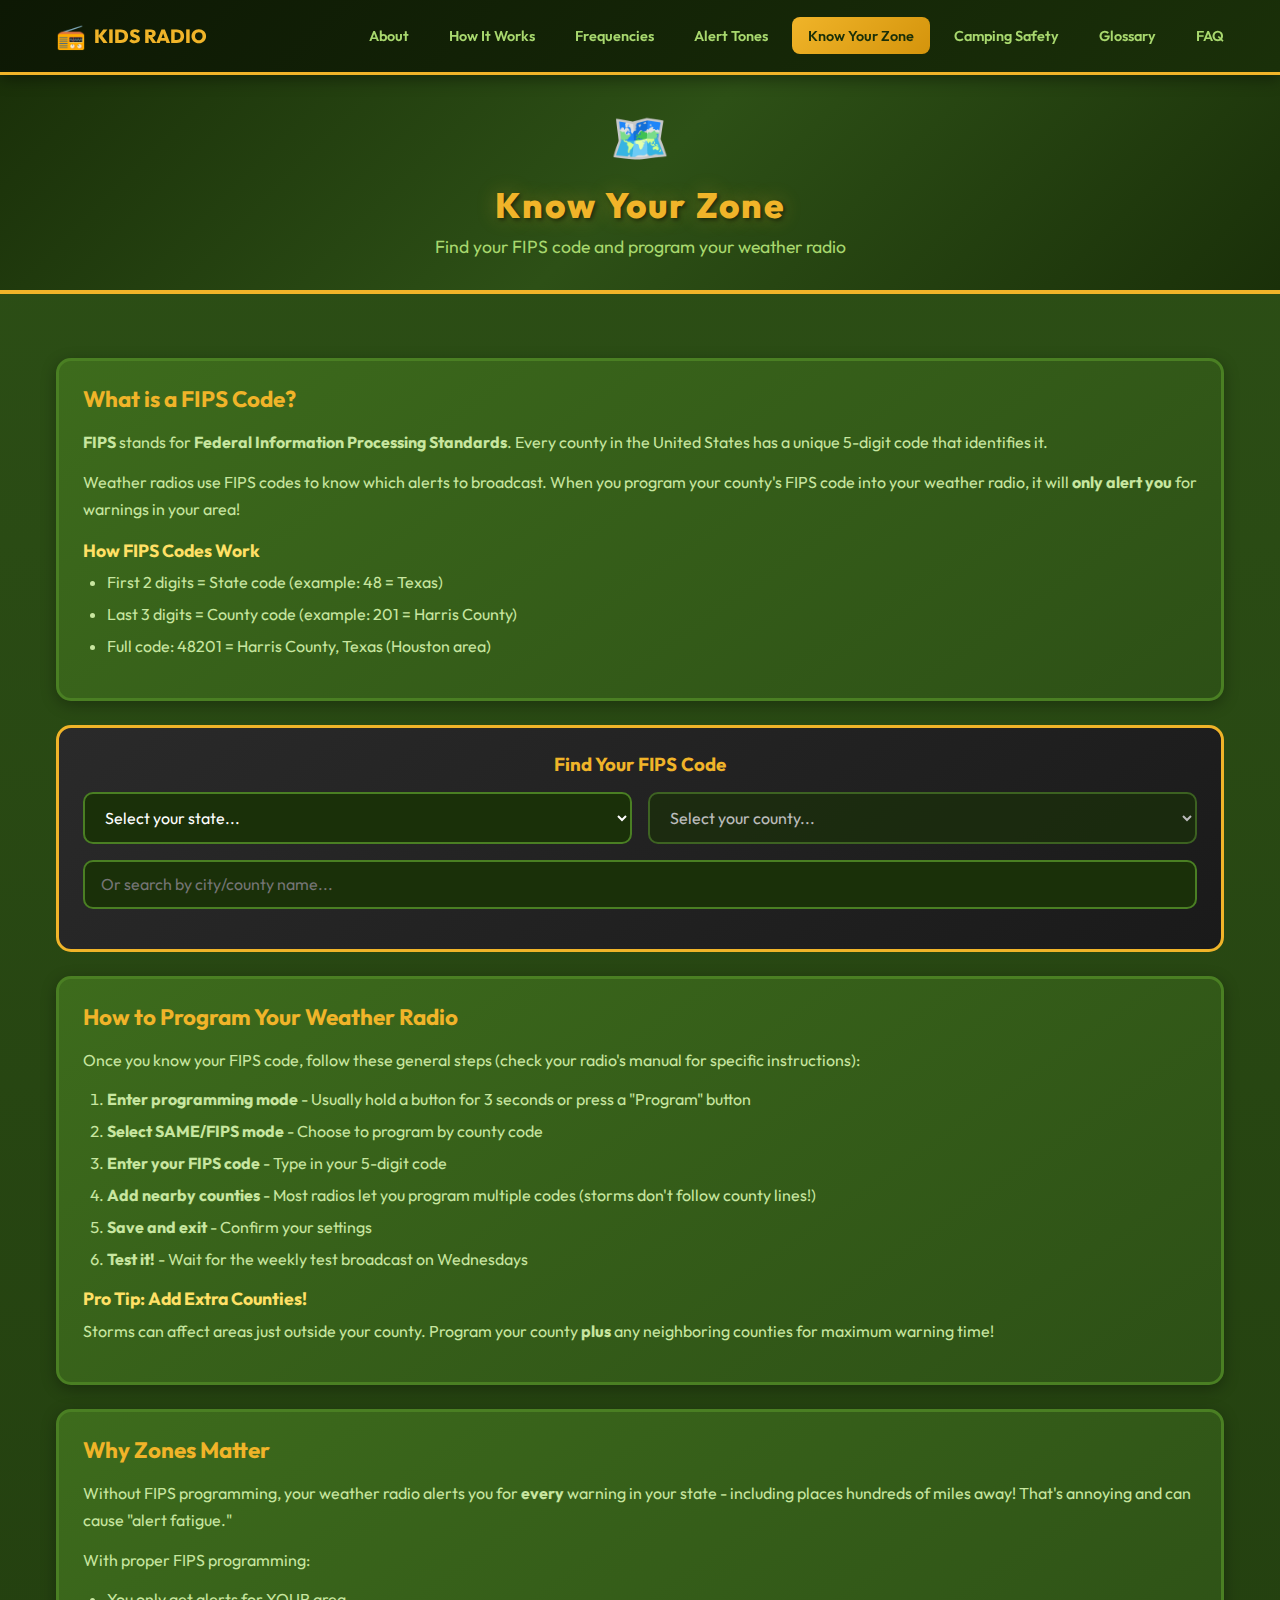
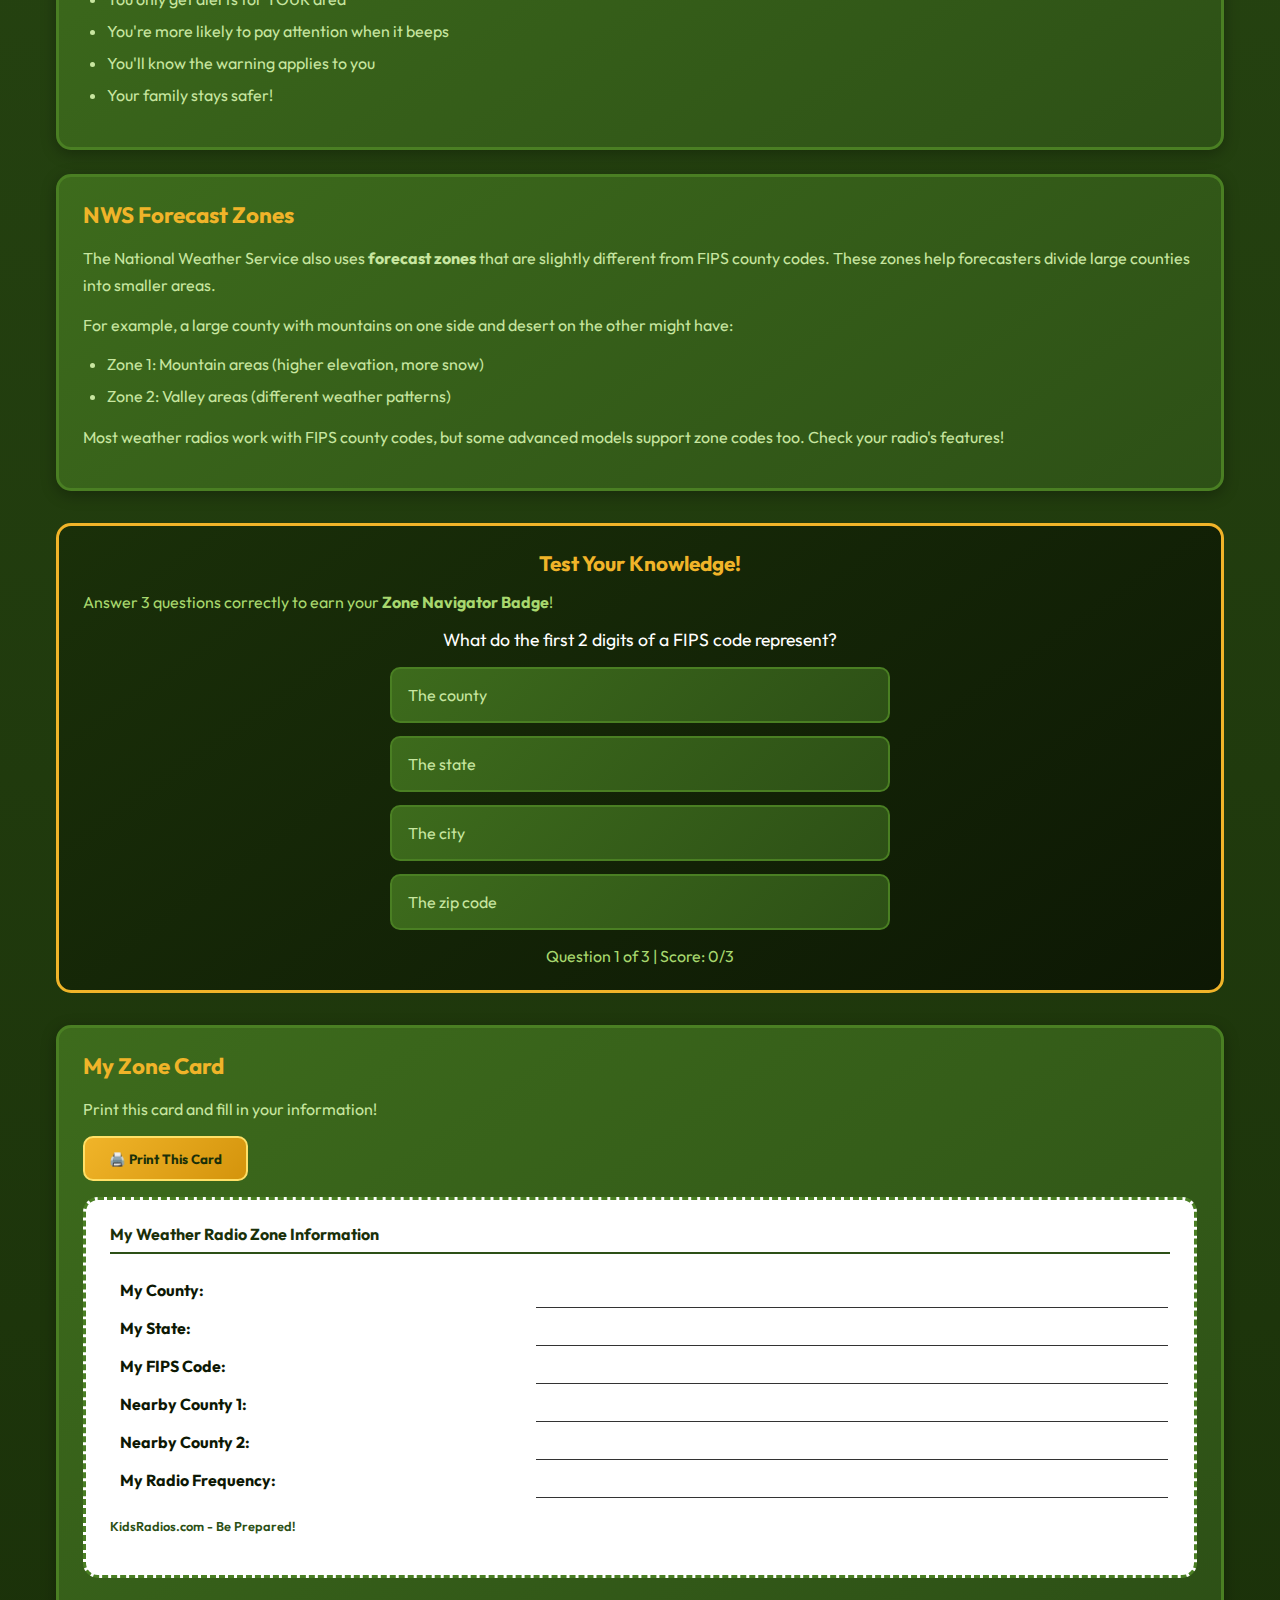
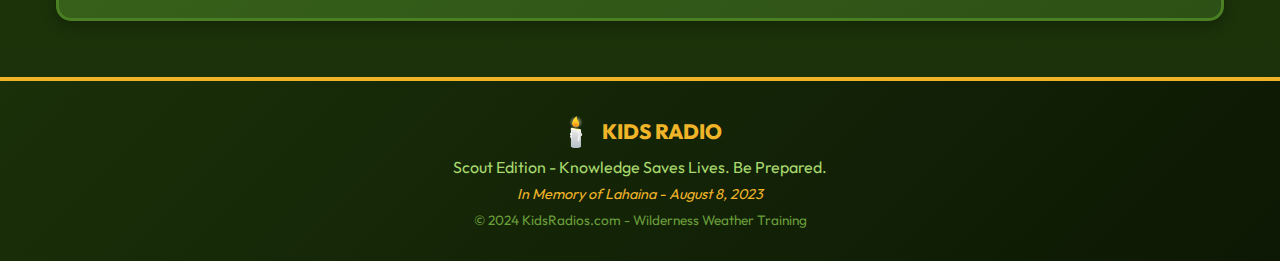
<file: know-your-zone.html>
<!DOCTYPE html>
<html lang="en">
<head>
    <meta charset="UTF-8">
    <meta name="viewport" content="width=device-width, initial-scale=1.0">
    <title>Know Your Zone - FIPS Codes | Kids Radio</title>
    <link rel="stylesheet" href="styles.css">
    <link rel="preconnect" href="https://fonts.googleapis.com">
    <link rel="preconnect" href="https://fonts.gstatic.com" crossorigin>
    <link href="https://fonts.googleapis.com/css2?family=Outfit:wght@400;500;600;700;800&display=swap" rel="stylesheet">
</head>
<body>
    <!-- Navigation Bar -->
    <nav class="main-nav">
        <div class="nav-container">
            <a href="index.html" class="nav-logo">
                <span class="nav-logo-icon">📻</span>
                <span>KIDS RADIO</span>
            </a>
            <button class="nav-toggle" id="navToggle" aria-label="Toggle navigation">
                <span class="nav-toggle-icon"></span>
            </button>
            <ul class="nav-links" id="navLinks">
                <li><a href="about.html">About</a></li>
                <li><a href="how-it-works.html">How It Works</a></li>
                <li><a href="frequencies.html">Frequencies</a></li>
                <li><a href="alert-tones.html">Alert Tones</a></li>
                <li><a href="know-your-zone.html" class="active">Know Your Zone</a></li>
                <li><a href="camping-safety.html">Camping Safety</a></li>
                <li><a href="glossary.html">Glossary</a></li>
                <li><a href="faq.html">FAQ</a></li>
            </ul>
        </div>
    </nav>

    <!-- Page Hero -->
    <section class="page-hero">
        <span class="page-hero-icon">🗺️</span>
        <h1>Know Your Zone</h1>
        <p class="page-subtitle">Find your FIPS code and program your weather radio</p>
    </section>

    <main>
        <!-- Introduction -->
        <section class="content-card">
            <h2>What is a FIPS Code?</h2>
            <p><strong>FIPS</strong> stands for <strong>Federal Information Processing Standards</strong>. Every county in the United States has a unique 5-digit code that identifies it.</p>
            <p>Weather radios use FIPS codes to know which alerts to broadcast. When you program your county's FIPS code into your weather radio, it will <strong>only alert you</strong> for warnings in your area!</p>

            <h3>How FIPS Codes Work</h3>
            <ul>
                <li>First 2 digits = State code (example: 48 = Texas)</li>
                <li>Last 3 digits = County code (example: 201 = Harris County)</li>
                <li>Full code: 48201 = Harris County, Texas (Houston area)</li>
            </ul>
        </section>

        <!-- Zone Lookup Tool -->
        <section class="zone-lookup">
            <h3>Find Your FIPS Code</h3>

            <!-- Method 1: State Dropdown -->
            <div class="lookup-row">
                <select id="stateSelect" onchange="loadCounties()">
                    <option value="">Select your state...</option>
                </select>
                <select id="countySelect" onchange="showFIPSResult()" disabled>
                    <option value="">Select your county...</option>
                </select>
            </div>

            <!-- Method 2: Search -->
            <div class="lookup-row">
                <input type="text" id="searchInput" placeholder="Or search by city/county name..." oninput="searchLocation()">
            </div>

            <!-- Search Results -->
            <div id="searchResults" style="display: none; margin-bottom: 1rem;"></div>

            <!-- FIPS Result -->
            <div class="zone-result" id="fipsResult">
                <p style="color: #a8d86e; margin-bottom: 0.5rem;">Your FIPS Code:</p>
                <div class="fips-code" id="fipsCode">-----</div>
                <p id="fipsLocation" style="color: #c8e6a0; margin-top: 0.5rem;"></p>
                <p id="fipsExplain" style="color: #888; font-size: 0.85rem; margin-top: 0.5rem;"></p>
            </div>
        </section>

        <!-- How to Program Your Radio -->
        <section class="content-card">
            <h2>How to Program Your Weather Radio</h2>
            <p>Once you know your FIPS code, follow these general steps (check your radio's manual for specific instructions):</p>

            <ol>
                <li><strong>Enter programming mode</strong> - Usually hold a button for 3 seconds or press a "Program" button</li>
                <li><strong>Select SAME/FIPS mode</strong> - Choose to program by county code</li>
                <li><strong>Enter your FIPS code</strong> - Type in your 5-digit code</li>
                <li><strong>Add nearby counties</strong> - Most radios let you program multiple codes (storms don't follow county lines!)</li>
                <li><strong>Save and exit</strong> - Confirm your settings</li>
                <li><strong>Test it!</strong> - Wait for the weekly test broadcast on Wednesdays</li>
            </ol>

            <h3>Pro Tip: Add Extra Counties!</h3>
            <p>Storms can affect areas just outside your county. Program your county <strong>plus</strong> any neighboring counties for maximum warning time!</p>
        </section>

        <!-- Why Zones Matter -->
        <section class="content-card">
            <h2>Why Zones Matter</h2>
            <p>Without FIPS programming, your weather radio alerts you for <strong>every</strong> warning in your state - including places hundreds of miles away! That's annoying and can cause "alert fatigue."</p>

            <p>With proper FIPS programming:</p>
            <ul>
                <li>You only get alerts for YOUR area</li>
                <li>You're more likely to pay attention when it beeps</li>
                <li>You'll know the warning applies to you</li>
                <li>Your family stays safer!</li>
            </ul>
        </section>

        <!-- NWS Forecast Zones -->
        <section class="content-card">
            <h2>NWS Forecast Zones</h2>
            <p>The National Weather Service also uses <strong>forecast zones</strong> that are slightly different from FIPS county codes. These zones help forecasters divide large counties into smaller areas.</p>

            <p>For example, a large county with mountains on one side and desert on the other might have:</p>
            <ul>
                <li>Zone 1: Mountain areas (higher elevation, more snow)</li>
                <li>Zone 2: Valley areas (different weather patterns)</li>
            </ul>

            <p>Most weather radios work with FIPS county codes, but some advanced models support zone codes too. Check your radio's features!</p>
        </section>

        <!-- Quiz Section -->
        <section class="quiz-section" id="zoneQuiz">
            <h3>Test Your Knowledge!</h3>
            <p style="color: #a8d86e; margin-bottom: 1rem;">Answer 3 questions correctly to earn your <strong>Zone Navigator Badge</strong>!</p>

            <div id="quizContainer">
                <div class="quiz-question" id="questionText">Loading question...</div>
                <div class="quiz-options" id="quizOptions"></div>
                <div class="quiz-result" id="quizResult"></div>
            </div>

            <div id="quizProgress" style="text-align: center; margin-top: 1rem; color: #a8d86e;">
                Question <span id="currentQ">1</span> of 3 | Score: <span id="score">0</span>/3
            </div>
        </section>

        <!-- Printable Card -->
        <section class="content-card">
            <h2>My Zone Card</h2>
            <p>Print this card and fill in your information!</p>
            <button class="print-btn" onclick="window.print()">🖨️ Print This Card</button>

            <div class="printable-card">
                <h4>My Weather Radio Zone Information</h4>
                <table style="width: 100%; margin-top: 1rem;">
                    <tr>
                        <td style="padding: 0.5rem;"><strong>My County:</strong></td>
                        <td style="border-bottom: 1px solid #333; width: 60%;"></td>
                    </tr>
                    <tr>
                        <td style="padding: 0.5rem;"><strong>My State:</strong></td>
                        <td style="border-bottom: 1px solid #333;"></td>
                    </tr>
                    <tr>
                        <td style="padding: 0.5rem;"><strong>My FIPS Code:</strong></td>
                        <td style="border-bottom: 1px solid #333;"></td>
                    </tr>
                    <tr>
                        <td style="padding: 0.5rem;"><strong>Nearby County 1:</strong></td>
                        <td style="border-bottom: 1px solid #333;"></td>
                    </tr>
                    <tr>
                        <td style="padding: 0.5rem;"><strong>Nearby County 2:</strong></td>
                        <td style="border-bottom: 1px solid #333;"></td>
                    </tr>
                    <tr>
                        <td style="padding: 0.5rem;"><strong>My Radio Frequency:</strong></td>
                        <td style="border-bottom: 1px solid #333;"></td>
                    </tr>
                </table>
                <p style="margin-top: 1rem; font-size: 0.8rem; color: #2d5016; font-weight: 600;">KidsRadios.com - Be Prepared!</p>
            </div>
        </section>
    </main>

    <footer>
        <div class="footer-content">
            <div class="footer-logo">
                <span class="footer-icon">🕯️</span>
                <span>KIDS RADIO</span>
            </div>
            <p class="footer-tagline">Scout Edition - Knowledge Saves Lives. Be Prepared.</p>
            <p class="footer-memorial">In Memory of Lahaina - August 8, 2023</p>
            <p class="copyright">&copy; 2024 KidsRadios.com - Wilderness Weather Training</p>
        </div>
    </footer>

    <script src="zones-data.js"></script>
    <script>
        // Mobile Navigation Toggle
        const navToggle = document.getElementById('navToggle');
        const navLinks = document.getElementById('navLinks');

        if (navToggle && navLinks) {
            navToggle.addEventListener('click', () => {
                navLinks.classList.toggle('active');
            });
        }

        // Populate state dropdown
        document.addEventListener('DOMContentLoaded', () => {
            const stateSelect = document.getElementById('stateSelect');
            const states = getStates();

            states.forEach(state => {
                const option = document.createElement('option');
                option.value = state.code;
                option.textContent = state.name;
                stateSelect.appendChild(option);
            });

            initQuiz();
        });

        // Load counties when state is selected
        function loadCounties() {
            const stateCode = document.getElementById('stateSelect').value;
            const countySelect = document.getElementById('countySelect');

            countySelect.innerHTML = '<option value="">Select your county...</option>';
            countySelect.disabled = true;

            // Clear search and results
            document.getElementById('searchInput').value = '';
            document.getElementById('searchResults').style.display = 'none';
            document.getElementById('fipsResult').classList.remove('show');

            if (stateCode) {
                const counties = getCounties(stateCode);
                counties.forEach(county => {
                    const option = document.createElement('option');
                    option.value = county.fips;
                    option.textContent = `${county.name} (${county.city})`;
                    countySelect.appendChild(option);
                });
                countySelect.disabled = false;
            }
        }

        // Show FIPS result from dropdown
        function showFIPSResult() {
            const fips = document.getElementById('countySelect').value;
            const stateCode = document.getElementById('stateSelect').value;

            if (fips && stateCode) {
                const counties = getCounties(stateCode);
                const county = counties.find(c => c.fips === fips);
                const stateName = statesData[stateCode].name;

                displayFIPS(fips, county.name, stateName);
            }
        }

        // Search for locations
        function searchLocation() {
            const query = document.getElementById('searchInput').value.trim();
            const resultsDiv = document.getElementById('searchResults');

            if (query.length < 2) {
                resultsDiv.style.display = 'none';
                return;
            }

            const results = searchCounties(query);

            if (results.length === 0) {
                resultsDiv.innerHTML = '<p style="color: #888; padding: 1rem;">No results found. Try a different search.</p>';
            } else {
                resultsDiv.innerHTML = results.map(r => `
                    <div class="checklist-item" onclick="selectSearchResult('${r.fips}', '${r.name}', '${r.state}')" style="cursor: pointer;">
                        <span style="color: #f0b429;">${r.name}</span>
                        <span style="color: #a8d86e;">${r.city}, ${r.state}</span>
                        <span style="color: #7ed321; font-family: monospace;">${r.fips}</span>
                    </div>
                `).join('');
            }

            resultsDiv.style.display = 'block';
        }

        // Select from search results
        function selectSearchResult(fips, countyName, stateName) {
            displayFIPS(fips, countyName, stateName);
            document.getElementById('searchResults').style.display = 'none';
            document.getElementById('searchInput').value = '';
        }

        // Display FIPS code
        function displayFIPS(fips, countyName, stateName) {
            const explanation = explainFIPS(fips);

            document.getElementById('fipsCode').textContent = formatFIPS(fips);
            document.getElementById('fipsLocation').textContent = `${countyName}, ${stateName}`;
            document.getElementById('fipsExplain').textContent = explanation.explanation;
            document.getElementById('fipsResult').classList.add('show');
        }

        // Quiz System
        const zoneQuestions = [
            {
                question: "What does FIPS stand for?",
                options: ["Federal Information Processing Standards", "First Interstate Protection System", "Federal Interstate Programming Service", "Fire Information Processing Standards"],
                correct: 0
            },
            {
                question: "How many digits are in a FIPS county code?",
                options: ["3", "4", "5", "6"],
                correct: 2
            },
            {
                question: "What do the first 2 digits of a FIPS code represent?",
                options: ["The county", "The state", "The city", "The zip code"],
                correct: 1
            },
            {
                question: "Why should you program multiple FIPS codes into your weather radio?",
                options: ["To get more alerts", "Because storms don't follow county lines", "It's required by law", "To hear different stations"],
                correct: 1
            },
            {
                question: "Without FIPS programming, your weather radio will alert you for:",
                options: ["Only your city", "Only your county", "Every warning in your state", "No alerts at all"],
                correct: 2
            }
        ];

        let currentQuestion = 0;
        let quizScore = 0;
        let questionsAnswered = 0;
        let shuffledQuestions = [];

        function shuffleArray(array) {
            const newArray = [...array];
            for (let i = newArray.length - 1; i > 0; i--) {
                const j = Math.floor(Math.random() * (i + 1));
                [newArray[i], newArray[j]] = [newArray[j], newArray[i]];
            }
            return newArray;
        }

        function initQuiz() {
            shuffledQuestions = shuffleArray(zoneQuestions).slice(0, 3);
            currentQuestion = 0;
            quizScore = 0;
            questionsAnswered = 0;
            showQuestion();
        }

        function showQuestion() {
            const q = shuffledQuestions[currentQuestion];
            document.getElementById('questionText').textContent = q.question;
            document.getElementById('currentQ').textContent = currentQuestion + 1;
            document.getElementById('score').textContent = quizScore;

            const optionsDiv = document.getElementById('quizOptions');
            optionsDiv.innerHTML = '';

            q.options.forEach((option, index) => {
                const btn = document.createElement('button');
                btn.className = 'quiz-option';
                btn.textContent = option;
                btn.onclick = () => checkQuizAnswer(index);
                optionsDiv.appendChild(btn);
            });

            document.getElementById('quizResult').className = 'quiz-result';
            document.getElementById('quizResult').innerHTML = '';
        }

        function checkQuizAnswer(selected) {
            const q = shuffledQuestions[currentQuestion];
            const options = document.querySelectorAll('.quiz-option');
            const resultDiv = document.getElementById('quizResult');

            options.forEach((opt, i) => {
                opt.classList.add('disabled');
                if (i === q.correct) {
                    opt.classList.add('correct');
                } else if (i === selected && selected !== q.correct) {
                    opt.classList.add('incorrect');
                }
            });

            if (selected === q.correct) {
                quizScore++;
                document.getElementById('score').textContent = quizScore;
                resultDiv.innerHTML = "Correct! Great job!";
                resultDiv.className = 'quiz-result show success';
            } else {
                resultDiv.innerHTML = "Not quite. The correct answer is highlighted.";
                resultDiv.className = 'quiz-result show fail';
            }

            questionsAnswered++;

            if (questionsAnswered < 3) {
                setTimeout(() => {
                    currentQuestion++;
                    showQuestion();
                }, 2000);
            } else {
                setTimeout(() => {
                    showFinalResult();
                }, 2000);
            }
        }

        function showFinalResult() {
            const container = document.getElementById('quizContainer');

            if (quizScore === 3) {
                container.innerHTML = `
                    <div style="text-align: center;">
                        <div style="font-size: 4rem; margin-bottom: 1rem;">🏅</div>
                        <h3 style="color: #7ed321;">Congratulations!</h3>
                        <p style="color: #c8e6a0;">You got all 3 questions correct!</p>
                        <p style="color: #f0b429; font-size: 1.2rem; margin-top: 1rem;">You earned the Zone Navigator Badge!</p>
                        <button class="next-question-btn" onclick="initQuiz()">Try Again</button>
                    </div>
                `;
                localStorage.setItem('badge_zone', 'true');
                createConfetti();
            } else {
                container.innerHTML = `
                    <div style="text-align: center;">
                        <div style="font-size: 4rem; margin-bottom: 1rem;">📚</div>
                        <h3 style="color: #f0b429;">Good Try!</h3>
                        <p style="color: #c8e6a0;">You got ${quizScore} out of 3 correct.</p>
                        <p style="color: #a8d86e; margin-top: 1rem;">Review the information above and try again!</p>
                        <button class="next-question-btn" onclick="initQuiz()">Try Again</button>
                    </div>
                `;
            }
        }

        function createConfetti() {
            const colors = ['#f0b429', '#7ed321', '#ff6b6b', '#4ecdc4', '#ffe066'];
            for (let i = 0; i < 50; i++) {
                const confetti = document.createElement('div');
                confetti.className = 'confetti';
                confetti.style.left = Math.random() * 100 + 'vw';
                confetti.style.background = colors[Math.floor(Math.random() * colors.length)];
                confetti.style.animationDelay = Math.random() * 2 + 's';
                document.body.appendChild(confetti);

                setTimeout(() => confetti.remove(), 3000);
            }
        }
    </script>
</body>
</html>
</file>
<file: styles.css>
/* Reset and Base Styles */
* {
    margin: 0;
    padding: 0;
    box-sizing: border-box;
}

body {
    font-family: 'Outfit', sans-serif;
    background: linear-gradient(180deg, #2d5016 0%, #1a3009 100%);
    min-height: 100vh;
    overflow-x: hidden;
    color: #fff;
}

/* Navigation Bar */
.main-nav {
    background: linear-gradient(135deg, #0d1804 0%, #1a3009 100%);
    padding: 0.8rem 1.5rem;
    position: sticky;
    top: 0;
    z-index: 1000;
    border-bottom: 3px solid #f0b429;
    box-shadow: 0 4px 15px rgba(0,0,0,0.4);
}

.nav-container {
    max-width: 1200px;
    margin: 0 auto;
    display: flex;
    justify-content: space-between;
    align-items: center;
}

.nav-logo {
    display: flex;
    align-items: center;
    gap: 0.5rem;
    text-decoration: none;
    color: #f0b429;
    font-weight: 800;
    font-size: 1.2rem;
    padding: 0.5rem 1rem;
    border-radius: 8px;
    transition: all 0.2s ease;
}

.nav-logo:hover {
    background: rgba(240, 180, 41, 0.2);
}

.nav-logo.active {
    background: linear-gradient(135deg, #f0b429 0%, #d4940c 100%);
    color: #1a3009;
}

.nav-logo.active .nav-logo-icon {
    color: #1a3009;
}

.nav-logo-icon {
    font-size: 1.5rem;
}

.nav-links {
    display: flex;
    list-style: none;
    gap: 0.5rem;
}

.nav-links a {
    color: #a8d86e;
    text-decoration: none;
    padding: 0.6rem 1rem;
    border-radius: 8px;
    font-weight: 600;
    font-size: 0.9rem;
    transition: all 0.2s ease;
    display: flex;
    align-items: center;
    gap: 0.4rem;
}

.nav-links a:hover {
    background: rgba(240, 180, 41, 0.2);
    color: #f0b429;
}

.nav-links a.active {
    background: linear-gradient(135deg, #f0b429 0%, #d4940c 100%);
    color: #1a3009;
}

.nav-icon {
    font-size: 1rem;
}

/* Mobile Navigation */
.nav-toggle {
    display: none;
    background: none;
    border: 2px solid #f0b429;
    border-radius: 8px;
    padding: 0.5rem;
    cursor: pointer;
    color: #f0b429;
    font-size: 1.5rem;
}

.nav-toggle-icon {
    display: block;
    width: 24px;
    height: 3px;
    background: #f0b429;
    position: relative;
    border-radius: 2px;
}

.nav-toggle-icon::before,
.nav-toggle-icon::after {
    content: '';
    position: absolute;
    width: 24px;
    height: 3px;
    background: #f0b429;
    border-radius: 2px;
    left: 0;
}

.nav-toggle-icon::before {
    top: -8px;
}

.nav-toggle-icon::after {
    top: 8px;
}

@media (max-width: 900px) {
    .nav-toggle {
        display: block;
    }

    .nav-links {
        display: none;
        position: absolute;
        top: 100%;
        left: 0;
        right: 0;
        background: linear-gradient(135deg, #0d1804 0%, #1a3009 100%);
        flex-direction: column;
        padding: 1rem;
        border-bottom: 3px solid #f0b429;
        gap: 0.3rem;
    }

    .nav-links.active {
        display: flex;
    }

    .nav-links a {
        padding: 1rem;
        border-radius: 10px;
        justify-content: center;
    }
}

/* Header - Forest Green with Gold Accents */
header {
    background: linear-gradient(135deg, #1a3009 0%, #2d5016 50%, #1a3009 100%);
    padding: 1.5rem;
    position: relative;
    border-bottom: 4px solid #f0b429;
    box-shadow: 0 4px 20px rgba(0,0,0,0.4);
}

.logo-container {
    display: flex;
    align-items: center;
    justify-content: center;
    gap: 1rem;
}

/* Compass Icon */
.compass-icon {
    position: relative;
    width: 60px;
    height: 60px;
}

.compass-ring {
    width: 60px;
    height: 60px;
    border: 5px solid #f0b429;
    border-radius: 50%;
    position: absolute;
    background: #1a3009;
    box-shadow: 0 0 15px rgba(240, 180, 41, 0.4);
}

.compass-needle {
    position: absolute;
    top: 50%;
    left: 50%;
    width: 6px;
    height: 35px;
    background: linear-gradient(180deg, #ff4444 50%, #ffffff 50%);
    transform: translate(-50%, -50%) rotate(-30deg);
    border-radius: 3px;
    z-index: 1;
}

.logo-text {
    text-align: left;
}

h1 {
    font-size: 2.5rem;
    font-weight: 800;
    color: #f0b429;
    letter-spacing: 2px;
    text-shadow: 2px 2px 4px rgba(0,0,0,0.5), 0 0 20px rgba(240, 180, 41, 0.3);
}

.tagline {
    font-size: 0.95rem;
    color: #a8d86e;
    font-weight: 500;
    letter-spacing: 1px;
}

.badge-container {
    display: flex;
    justify-content: center;
    margin-top: 1rem;
}

.badge {
    background: linear-gradient(135deg, #f0b429 0%, #d4940c 100%);
    color: #1a3009;
    padding: 0.5rem 2rem;
    border-radius: 25px;
    font-weight: 800;
    font-size: 0.85rem;
    letter-spacing: 2px;
    box-shadow: 0 4px 15px rgba(240, 180, 41, 0.5);
    border: 2px solid #ffe066;
}

/* Main Content */
main {
    max-width: 1200px;
    margin: 0 auto;
    padding: 2rem 1rem;
}

/* Intro Section */
.intro-section {
    margin-bottom: 2rem;
}

.intro-card {
    background: linear-gradient(135deg, #4a7f23 0%, #3d6b1c 100%);
    border-radius: 15px;
    padding: 1.5rem;
    border: 3px solid #f0b429;
    box-shadow: 0 4px 20px rgba(0,0,0,0.3);
    text-align: center;
}

.intro-card h2 {
    color: #f0b429;
    font-size: 1.5rem;
    margin-bottom: 0.8rem;
}

.intro-card p {
    color: #e8f5d6;
    line-height: 1.7;
    font-size: 1.05rem;
}

.intro-card p strong {
    color: #ffe066;
}

/* Mission Section */
.mission-section {
    margin-bottom: 2rem;
}

.mission-card {
    background: linear-gradient(135deg, #3d6b1c 0%, #2d5016 100%);
    border-radius: 15px;
    padding: 1.5rem;
    border-left: 6px solid #f0b429;
    box-shadow: 0 4px 20px rgba(0,0,0,0.3);
    border: 2px solid #4a7f23;
}

.mission-card h2 {
    color: #f0b429;
    font-size: 1.4rem;
    margin-bottom: 0.8rem;
}

.mission-card p {
    color: #c8e6a0;
    line-height: 1.7;
    font-size: 1rem;
}

/* Field Radio - Now Playing */
.now-playing-radio {
    display: flex;
    justify-content: center;
    margin-bottom: 2rem;
}

.field-radio {
    background: linear-gradient(145deg, #2a2a2a 0%, #1a1a1a 100%);
    border-radius: 20px;
    padding: 1.5rem;
    max-width: 450px;
    width: 100%;
    box-shadow: 0 10px 40px rgba(0,0,0,0.5);
    border: 4px solid #4a7f23;
}

.radio-label {
    text-align: center;
    font-size: 0.75rem;
    letter-spacing: 3px;
    color: #a8d86e;
    margin-bottom: 1rem;
    font-weight: 700;
}

.radio-screen {
    background: #0a1205;
    border-radius: 12px;
    padding: 1.2rem;
    border: 3px solid #2d5016;
    box-shadow: inset 0 2px 10px rgba(0,0,0,0.5);
}

.screen-content {
    display: flex;
    flex-direction: column;
    gap: 0.6rem;
}

.signal-strength {
    display: flex;
    align-items: flex-end;
    gap: 4px;
}

.signal-label {
    font-size: 0.65rem;
    color: #a8d86e;
    margin-right: 8px;
    font-weight: 600;
}

.signal-bar {
    width: 6px;
    background: #1a3009;
    border-radius: 2px;
}

.signal-bar:nth-child(2) { height: 8px; }
.signal-bar:nth-child(3) { height: 12px; }
.signal-bar:nth-child(4) { height: 16px; }
.signal-bar:nth-child(5) { height: 20px; }
.signal-bar:nth-child(6) { height: 24px; }

.signal-bar.active {
    background: #7ed321;
    box-shadow: 0 0 8px rgba(126, 211, 33, 0.6);
}

.station-display {
    text-align: center;
    padding: 0.5rem 0;
}

.status-label {
    display: block;
    font-size: 0.75rem;
    color: #6a9f3a;
    letter-spacing: 2px;
    margin-bottom: 0.3rem;
    font-weight: 600;
}

.status-label.live {
    color: #7ed321;
    animation: blink 1s infinite;
}

@keyframes blink {
    0%, 50% { opacity: 1; }
    51%, 100% { opacity: 0.5; }
}

.station-name {
    display: block;
    font-size: 1.4rem;
    font-weight: 800;
    color: #7ed321;
    text-shadow: 0 0 15px rgba(126, 211, 33, 0.5);
    margin-bottom: 0.3rem;
}

.freq-display {
    display: block;
    font-size: 0.9rem;
    color: #a8d86e;
    font-family: monospace;
    font-weight: 600;
}

.audio-visualizer {
    display: flex;
    justify-content: center;
    align-items: flex-end;
    gap: 4px;
    height: 28px;
}

.viz-bar {
    width: 8px;
    height: 5px;
    background: #7ed321;
    border-radius: 2px;
}

.audio-visualizer.active .viz-bar {
    animation: visualize 0.4s ease-in-out infinite;
}

.viz-bar:nth-child(1) { animation-delay: 0s; }
.viz-bar:nth-child(2) { animation-delay: 0.1s; }
.viz-bar:nth-child(3) { animation-delay: 0.05s; }
.viz-bar:nth-child(4) { animation-delay: 0.15s; }
.viz-bar:nth-child(5) { animation-delay: 0.08s; }
.viz-bar:nth-child(6) { animation-delay: 0.12s; }
.viz-bar:nth-child(7) { animation-delay: 0.03s; }
.viz-bar:nth-child(8) { animation-delay: 0.18s; }

@keyframes visualize {
    0%, 100% { height: 5px; }
    50% { height: 22px; }
}

.radio-controls {
    display: flex;
    align-items: center;
    justify-content: center;
    gap: 2rem;
    margin-top: 1.2rem;
}

.control-btn {
    display: flex;
    flex-direction: column;
    align-items: center;
    gap: 0.3rem;
    background: linear-gradient(135deg, #f0b429 0%, #d4940c 100%);
    border: none;
    border-radius: 10px;
    padding: 0.8rem 1.5rem;
    cursor: pointer;
    transition: all 0.2s ease;
    box-shadow: 0 4px 10px rgba(0,0,0,0.3);
    border: 2px solid #ffe066;
}

.control-btn:hover {
    background: linear-gradient(135deg, #ffe066 0%, #f0b429 100%);
    transform: translateY(-2px);
}

.btn-icon {
    font-size: 1.1rem;
    color: #1a3009;
}

.btn-label {
    font-size: 0.65rem;
    color: #1a3009;
    letter-spacing: 1px;
    font-weight: 700;
}

.volume-control {
    display: flex;
    flex-direction: column;
    align-items: center;
    gap: 0.3rem;
}

.vol-label {
    font-size: 0.65rem;
    color: #a8d86e;
    letter-spacing: 1px;
    font-weight: 600;
}

.volume-knob {
    width: 45px;
    height: 45px;
    background: linear-gradient(145deg, #4a4a4a 0%, #2a2a2a 100%);
    border-radius: 50%;
    border: 3px solid #5a5a5a;
    position: relative;
    box-shadow: 0 4px 10px rgba(0,0,0,0.3);
}

.knob-marker {
    position: absolute;
    top: 8px;
    left: 50%;
    transform: translateX(-50%);
    width: 4px;
    height: 12px;
    background: #f0b429;
    border-radius: 2px;
}

/* Field Station Section */
.field-station-section {
    margin-bottom: 2rem;
}

.field-station-card {
    background: linear-gradient(145deg, #2a2a2a 0%, #1f1f1f 100%);
    border-radius: 15px;
    padding: 1.5rem;
    border: 3px solid #4a7f23;
    box-shadow: 0 4px 20px rgba(0,0,0,0.4);
}

.field-station-card h2 {
    color: #f0b429;
    font-size: 1.4rem;
    margin-bottom: 0.8rem;
    text-align: center;
}

.field-station-intro {
    color: #a8d86e;
    line-height: 1.7;
    font-size: 0.95rem;
    margin-bottom: 1.2rem;
    text-align: center;
}

.setup-details {
    display: grid;
    grid-template-columns: repeat(auto-fit, minmax(220px, 1fr));
    gap: 1rem;
}

.setup-item {
    display: flex;
    align-items: center;
    gap: 0.8rem;
    background: rgba(45, 80, 22, 0.4);
    padding: 1rem;
    border-radius: 10px;
    border: 1px solid #4a7f23;
}

.setup-icon {
    font-size: 1.5rem;
}

.setup-icon-svg {
    display: flex;
    align-items: center;
    justify-content: center;
    width: 48px;
    height: 48px;
    flex-shrink: 0;
}

.setup-icon-svg svg {
    width: 100%;
    height: 100%;
}

.walkie-talkie-icon {
    filter: drop-shadow(0 2px 4px rgba(0, 0, 0, 0.3));
}

.storage-box-icon {
    filter: drop-shadow(0 2px 4px rgba(0, 0, 0, 0.3));
}

/* Diagram Flow Styles */
.diagram-flow {
    display: flex;
    flex-wrap: wrap;
    justify-content: center;
    align-items: center;
    gap: 0.8rem;
    margin-top: 1.5rem;
}

.diagram-item {
    text-align: center;
    padding: 0.5rem;
}

.diagram-icon {
    width: 70px;
    height: 70px;
    display: flex;
    align-items: center;
    justify-content: center;
    margin: 0 auto 0.5rem auto;
    background: rgba(0, 0, 0, 0.2);
    border-radius: 12px;
    padding: 8px;
}

.diagram-svg {
    width: 100%;
    height: 100%;
    filter: drop-shadow(0 2px 4px rgba(0, 0, 0, 0.3));
}

.diagram-label {
    color: #a8d86e;
    font-size: 0.85rem;
    font-weight: 600;
    margin: 0;
}

.diagram-arrow {
    font-size: 2rem;
    color: #f0b429;
    font-weight: bold;
    padding: 0 0.3rem;
}

@media (max-width: 768px) {
    .diagram-flow {
        gap: 0.5rem;
    }

    .diagram-icon {
        width: 55px;
        height: 55px;
    }

    .diagram-arrow {
        font-size: 1.5rem;
    }

    .diagram-label {
        font-size: 0.75rem;
    }
}

/* Step Icon SVG Styles */
.step-icon-svg {
    flex-shrink: 0;
    filter: drop-shadow(0 2px 4px rgba(0, 0, 0, 0.3));
}

.setup-item span:last-child {
    color: #c8e6a0;
    font-size: 0.9rem;
    line-height: 1.4;
}

/* How To Section */
.how-to-section {
    margin-bottom: 2rem;
}

.how-to-card {
    background: linear-gradient(135deg, #3d6b1c 0%, #2d5016 100%);
    border-radius: 15px;
    padding: 1.5rem;
    border: 3px solid #f0b429;
    box-shadow: 0 4px 20px rgba(0,0,0,0.3);
}

.how-to-card h2 {
    color: #f0b429;
    font-size: 1.4rem;
    margin-bottom: 1rem;
    text-align: center;
}

.how-to-list {
    color: #c8e6a0;
    margin-left: 1.5rem;
    margin-bottom: 1rem;
}

.how-to-list li {
    margin-bottom: 0.6rem;
    line-height: 1.5;
    font-size: 1rem;
}

.how-to-list li strong {
    color: #ffe066;
}

.how-to-tip {
    background: rgba(240, 180, 41, 0.15);
    border-left: 4px solid #f0b429;
    padding: 0.8rem 1rem;
    border-radius: 0 8px 8px 0;
    color: #ffe066;
    font-size: 0.9rem;
    font-style: italic;
}

/* Info Banner */
.info-banner {
    margin-bottom: 2rem;
}

.info-banner-content {
    background: linear-gradient(135deg, #3d6b1c 0%, #2d5016 100%);
    border-radius: 12px;
    padding: 1.2rem;
    display: flex;
    align-items: center;
    gap: 1rem;
    box-shadow: 0 4px 15px rgba(0,0,0,0.3);
    border: 2px solid #4a7f23;
}

.info-icon {
    font-size: 2rem;
}

.info-text {
    font-size: 0.95rem;
    color: #c8e6a0;
    line-height: 1.5;
}

.info-text strong {
    color: #f0b429;
}

/* Stations Section */
.stations-section {
    margin-bottom: 2.5rem;
}

.section-header {
    margin-bottom: 1.5rem;
}

.region-badge {
    display: inline-block;
    background: linear-gradient(135deg, #4a7f23 0%, #3d6b1c 100%);
    color: #ffe066;
    padding: 0.4rem 1rem;
    border-radius: 5px;
    font-size: 0.7rem;
    font-weight: 700;
    letter-spacing: 1px;
    margin-bottom: 0.5rem;
    border: 1px solid #6a9f3a;
}

.region-badge.danger {
    background: linear-gradient(135deg, #d9534f 0%, #c9302c 100%);
    color: #fff;
    border-color: #e66a66;
}

.section-header h2 {
    font-size: 1.6rem;
    color: #f0b429;
    margin-bottom: 0.3rem;
    text-shadow: 1px 1px 3px rgba(0,0,0,0.3);
}

.section-desc {
    color: #a8d86e;
    font-size: 0.95rem;
}

.stations-grid {
    display: grid;
    grid-template-columns: repeat(auto-fill, minmax(260px, 1fr));
    gap: 1.2rem;
}

.radio-card {
    max-width: 350px;
}

/* Radio Cards */
.radio-card {
    background: linear-gradient(145deg, #3d6b1c 0%, #2d5016 100%);
    border-radius: 15px;
    overflow: hidden;
    border: 3px solid #4a7f23;
    transition: all 0.3s ease;
    box-shadow: 0 4px 15px rgba(0,0,0,0.3);
}

.radio-card:hover {
    transform: translateY(-5px);
    box-shadow: 0 10px 30px rgba(0,0,0,0.4);
    border-color: #f0b429;
}

.radio-card.playing {
    border-color: #7ed321;
    box-shadow: 0 0 25px rgba(126, 211, 33, 0.4);
}

.alert-card {
    background: linear-gradient(145deg, #8b3a36 0%, #6b2a26 100%);
    border-color: #d9534f;
}

.alert-card:hover {
    border-color: #ff6b6b;
}

.card-header {
    background: linear-gradient(135deg, #1a3009 0%, #2d5016 100%);
    padding: 0.7rem 1rem;
    display: flex;
    justify-content: space-between;
    align-items: center;
    border-bottom: 2px solid #4a7f23;
}

.card-freq {
    font-family: monospace;
    font-size: 0.9rem;
    color: #7ed321;
    font-weight: 700;
    text-shadow: 0 0 8px rgba(126, 211, 33, 0.5);
}

.alert-card .card-header {
    background: linear-gradient(135deg, #6b2a26 0%, #8b3a36 100%);
    border-bottom-color: #d9534f;
}

.alert-card .card-freq {
    color: #ff8888;
    text-shadow: 0 0 8px rgba(255, 136, 136, 0.5);
}

.card-callsign {
    font-size: 0.75rem;
    color: #a8d86e;
    background: rgba(0,0,0,0.3);
    padding: 0.25rem 0.6rem;
    border-radius: 4px;
    font-weight: 600;
}

.alert-card .card-callsign {
    color: #ffcccc;
}

.card-body {
    padding: 1.2rem;
}

.card-body h3 {
    font-size: 1.15rem;
    color: #ffe066;
    margin-bottom: 0.3rem;
    font-weight: 700;
}

.alert-card .card-body h3 {
    color: #ffcccc;
}

.card-body p {
    font-size: 0.9rem;
    color: #a8d86e;
    margin-bottom: 1rem;
}

.alert-card .card-body p {
    color: #ffb3b3;
}

.tune-btn {
    width: 100%;
    padding: 0.8rem;
    background: linear-gradient(135deg, #f0b429 0%, #d4940c 100%);
    border: 2px solid #ffe066;
    border-radius: 8px;
    color: #1a3009;
    font-family: 'Outfit', sans-serif;
    font-size: 0.9rem;
    font-weight: 800;
    letter-spacing: 2px;
    cursor: pointer;
    transition: all 0.2s ease;
    box-shadow: 0 4px 10px rgba(0,0,0,0.3);
}

.tune-btn:hover {
    background: linear-gradient(135deg, #ffe066 0%, #f0b429 100%);
    transform: translateY(-2px);
    box-shadow: 0 6px 15px rgba(240, 180, 41, 0.4);
}

/* Offline Station Styling */
.radio-card.offline {
    opacity: 0.6;
    position: relative;
}

.radio-card.offline::before {
    content: 'OFFLINE';
    position: absolute;
    top: 10px;
    right: 10px;
    background: #666;
    color: #ccc;
    padding: 0.2rem 0.6rem;
    border-radius: 4px;
    font-size: 0.7rem;
    font-weight: 700;
    letter-spacing: 1px;
    z-index: 1;
}

.radio-card.offline .tune-btn {
    background: linear-gradient(135deg, #555 0%, #333 100%);
    border-color: #666;
    color: #999;
    cursor: not-allowed;
}

.radio-card.offline .tune-btn:hover {
    transform: none;
    box-shadow: 0 4px 10px rgba(0,0,0,0.3);
    background: linear-gradient(135deg, #555 0%, #333 100%);
}

.radio-card.offline .card-header {
    background: linear-gradient(135deg, #333 0%, #222 100%);
}

.radio-card.offline .card-freq {
    color: #888;
}

.radio-card.offline .card-callsign {
    color: #666;
}

.alert-card .tune-btn {
    background: linear-gradient(135deg, #e05550 0%, #c9302c 100%);
    color: #fff;
    border-color: #ff8888;
}

.alert-card .tune-btn:hover {
    background: linear-gradient(135deg, #ff6b6b 0%, #e05550 100%);
}

/* Our Story Section */
.story-section {
    margin-bottom: 2rem;
}

.story-card {
    background: linear-gradient(145deg, #1a3009 0%, #0d1804 50%, #1a2a15 100%);
    border: 3px solid #f0b429;
    border-radius: 15px;
    padding: 2.5rem;
    text-align: center;
}

.story-icon {
    font-size: 3rem;
    margin-bottom: 1rem;
}

.story-card h2 {
    color: #f0b429;
    font-size: 1.8rem;
    margin-bottom: 1.5rem;
}

.story-card h3 {
    color: #ffe066;
    font-size: 1.2rem;
    margin-top: 1.5rem;
    margin-bottom: 0.8rem;
    text-align: left;
}

.story-card p {
    color: #c8e6a0;
    line-height: 1.8;
    text-align: left;
    margin-bottom: 1rem;
}

.story-closing {
    background: rgba(240, 180, 41, 0.1);
    border-left: 4px solid #f0b429;
    padding: 1rem 1.5rem;
    margin-top: 1.5rem;
    border-radius: 0 10px 10px 0;
    font-style: italic;
}

.story-link {
    display: inline-block;
    margin-top: 1.5rem;
    color: #a8d86e;
    text-decoration: none;
    padding: 0.8rem 1.5rem;
    border: 2px solid #a8d86e;
    border-radius: 25px;
    transition: all 0.3s ease;
}

.story-link:hover {
    background: #a8d86e;
    color: #1a3009;
}

/* Skills Section */
.skills-section {
    margin-bottom: 2.5rem;
}

.skills-section h2 {
    text-align: center;
    font-size: 1.6rem;
    color: #f0b429;
    margin-bottom: 1.5rem;
    text-shadow: 1px 1px 3px rgba(0,0,0,0.3);
}

.skills-grid {
    display: grid;
    grid-template-columns: repeat(auto-fit, minmax(250px, 1fr));
    gap: 1.2rem;
}

.skill-card {
    background: linear-gradient(145deg, #3d6b1c 0%, #2d5016 100%);
    border: 3px solid #f0b429;
    border-radius: 15px;
    padding: 1.5rem;
    text-align: center;
    box-shadow: 0 4px 15px rgba(0,0,0,0.3);
    transition: all 0.3s ease;
}

.skill-card:hover {
    transform: translateY(-3px);
    box-shadow: 0 8px 25px rgba(0,0,0,0.4);
    border-color: #ffe066;
}

.skill-icon {
    font-size: 2.5rem;
    margin-bottom: 1rem;
}

.skill-card h3 {
    font-size: 1.1rem;
    color: #ffe066;
    margin-bottom: 0.6rem;
    font-weight: 700;
}

.skill-card p {
    font-size: 0.9rem;
    color: #c8e6a0;
    line-height: 1.6;
}

/* Emergency Section */
.emergency-section {
    margin-bottom: 2rem;
}

.emergency-card {
    background: linear-gradient(145deg, #6b2a26 0%, #4d1f1c 100%);
    border: 3px solid #d9534f;
    border-radius: 15px;
    padding: 1.5rem;
    box-shadow: 0 4px 15px rgba(217, 83, 79, 0.3);
}

.emergency-card h2 {
    color: #ff8888;
    font-size: 1.4rem;
    margin-bottom: 1rem;
    text-align: center;
    text-shadow: 1px 1px 3px rgba(0,0,0,0.3);
}

.terms-grid {
    display: grid;
    grid-template-columns: repeat(auto-fit, minmax(200px, 1fr));
    gap: 1rem;
}

.term {
    background: rgba(0,0,0,0.3);
    padding: 1.2rem;
    border-radius: 10px;
    text-align: center;
    border: 2px solid #8b4a47;
}

.term strong {
    display: block;
    color: #ff8888;
    font-size: 1.15rem;
    margin-bottom: 0.5rem;
}

.term p {
    color: #ffcccc;
    font-size: 0.9rem;
    line-height: 1.5;
}

/* Footer */
footer {
    background: linear-gradient(135deg, #1a3009 0%, #0d1804 100%);
    padding: 2rem;
    text-align: center;
    border-top: 4px solid #f0b429;
}

.footer-logo {
    display: flex;
    align-items: center;
    justify-content: center;
    gap: 0.5rem;
    margin-bottom: 0.5rem;
    font-size: 1.3rem;
    font-weight: 800;
    color: #f0b429;
}

.footer-icon {
    font-size: 1.8rem;
}

.footer-tagline {
    color: #a8d86e;
    font-size: 1rem;
    margin-bottom: 0.5rem;
}

.copyright {
    color: #6a9f3a;
    font-size: 0.85rem;
}

.copyright a {
    color: #f0b429;
    text-decoration: none;
}

.copyright a:hover {
    text-decoration: underline;
}

.footer-about {
    margin-top: 1.5rem;
    padding-top: 1rem;
    border-top: 1px solid #4a7f23;
}

.footer-about p {
    color: #a8d86e;
    font-size: 0.85rem;
    line-height: 1.5;
    margin-bottom: 0.5rem;
}

.footer-about .contact-line {
    color: #6a9f3a;
}

.footer-about .contact-line a {
    color: #f0b429;
    text-decoration: none;
}

.footer-about .contact-line a:hover {
    text-decoration: underline;
}

/* Responsive */
@media (max-width: 768px) {
    h1 {
        font-size: 1.8rem;
    }

    .tagline {
        font-size: 0.8rem;
    }

    .logo-container {
        flex-direction: column;
        text-align: center;
    }

    .logo-text {
        text-align: center;
    }

    .section-header h2 {
        font-size: 1.4rem;
    }

    .stations-grid {
        grid-template-columns: 1fr;
    }

    .skills-grid {
        grid-template-columns: 1fr;
    }

    .terms-grid {
        grid-template-columns: 1fr;
    }

    .field-radio {
        padding: 1rem;
    }

    .station-name {
        font-size: 1.2rem;
    }

    .info-banner-content {
        flex-direction: column;
        text-align: center;
    }
}

/* Loading state */
.tune-btn.loading {
    pointer-events: none;
    opacity: 0.7;
}

/* Page Headers for New Pages */
.page-hero {
    background: linear-gradient(135deg, #1a3009 0%, #2d5016 50%, #1a3009 100%);
    padding: 2rem 1.5rem;
    text-align: center;
    border-bottom: 4px solid #f0b429;
    margin-bottom: 2rem;
}

.page-hero h1 {
    font-size: 2.2rem;
    color: #f0b429;
    margin-bottom: 0.5rem;
}

.page-hero .page-subtitle {
    color: #a8d86e;
    font-size: 1.1rem;
}

.page-hero-icon {
    font-size: 3rem;
    margin-bottom: 1rem;
    display: block;
}

/* Content Cards (General) */
.content-card {
    background: linear-gradient(145deg, #3d6b1c 0%, #2d5016 100%);
    border-radius: 15px;
    padding: 1.5rem;
    margin-bottom: 1.5rem;
    border: 3px solid #4a7f23;
    box-shadow: 0 4px 15px rgba(0,0,0,0.3);
}

.content-card h2 {
    color: #f0b429;
    font-size: 1.4rem;
    margin-bottom: 1rem;
    display: flex;
    align-items: center;
    gap: 0.5rem;
}

.content-card h3 {
    color: #ffe066;
    font-size: 1.1rem;
    margin: 1rem 0 0.5rem 0;
}

.content-card p {
    color: #c8e6a0;
    line-height: 1.7;
    margin-bottom: 0.8rem;
}

.content-card ul, .content-card ol {
    color: #c8e6a0;
    margin-left: 1.5rem;
    margin-bottom: 1rem;
}

.content-card li {
    margin-bottom: 0.5rem;
    line-height: 1.5;
}

/* Frequency Display Cards */
.freq-card {
    background: linear-gradient(145deg, #1a1a2e 0%, #0d0d1a 100%);
    border: 3px solid #4a7f23;
    border-radius: 15px;
    padding: 1.5rem;
    text-align: center;
    transition: all 0.3s ease;
    cursor: pointer;
}

.freq-card:hover {
    border-color: #f0b429;
    transform: translateY(-5px);
    box-shadow: 0 10px 25px rgba(0,0,0,0.4);
}

.freq-card.active {
    border-color: #7ed321;
    box-shadow: 0 0 20px rgba(126, 211, 33, 0.4);
}

.freq-number {
    font-family: monospace;
    font-size: 1.8rem;
    color: #7ed321;
    font-weight: 700;
    text-shadow: 0 0 10px rgba(126, 211, 33, 0.5);
}

.freq-label {
    color: #a8d86e;
    font-size: 0.85rem;
    margin-top: 0.5rem;
}

.freq-grid {
    display: grid;
    grid-template-columns: repeat(auto-fit, minmax(140px, 1fr));
    gap: 1rem;
    margin: 1.5rem 0;
}

/* Tone Player Cards */
.tone-card {
    background: linear-gradient(145deg, #2a2a2a 0%, #1a1a1a 100%);
    border: 3px solid #4a7f23;
    border-radius: 15px;
    padding: 1.5rem;
    text-align: center;
}

.tone-card h3 {
    color: #ffe066;
    margin-bottom: 0.5rem;
}

.tone-card p {
    color: #a8d86e;
    font-size: 0.9rem;
    margin-bottom: 1rem;
}

.play-tone-btn {
    background: linear-gradient(135deg, #7ed321 0%, #5cb318 100%);
    border: 2px solid #a8d86e;
    border-radius: 50%;
    width: 70px;
    height: 70px;
    cursor: pointer;
    display: flex;
    align-items: center;
    justify-content: center;
    margin: 0 auto;
    transition: all 0.2s ease;
    font-size: 1.5rem;
}

.play-tone-btn:hover {
    transform: scale(1.1);
    box-shadow: 0 0 20px rgba(126, 211, 33, 0.5);
}

.play-tone-btn.playing {
    animation: pulse-glow 0.5s ease infinite;
}

@keyframes pulse-glow {
    0%, 100% { box-shadow: 0 0 10px rgba(126, 211, 33, 0.5); }
    50% { box-shadow: 0 0 25px rgba(126, 211, 33, 0.8); }
}

/* Waveform Display */
.waveform-display {
    background: #0a1205;
    border-radius: 10px;
    padding: 1rem;
    margin: 1rem 0;
    border: 2px solid #2d5016;
    height: 80px;
    display: flex;
    align-items: center;
    justify-content: center;
    gap: 3px;
}

.wave-bar {
    width: 4px;
    height: 10px;
    background: #7ed321;
    border-radius: 2px;
}

.waveform-display.active .wave-bar {
    animation: wave 0.3s ease infinite;
}

.wave-bar:nth-child(odd) { animation-delay: 0.1s; }
.wave-bar:nth-child(even) { animation-delay: 0.2s; }

@keyframes wave {
    0%, 100% { height: 10px; }
    50% { height: 50px; }
}

/* Zone Lookup */
.zone-lookup {
    background: linear-gradient(145deg, #2a2a2a 0%, #1a1a1a 100%);
    border: 3px solid #f0b429;
    border-radius: 15px;
    padding: 1.5rem;
    margin: 1.5rem 0;
}

.zone-lookup h3 {
    color: #f0b429;
    text-align: center;
    margin-bottom: 1rem;
}

.lookup-row {
    display: flex;
    gap: 1rem;
    margin-bottom: 1rem;
    flex-wrap: wrap;
}

.lookup-row select,
.lookup-row input {
    flex: 1;
    min-width: 200px;
    padding: 0.8rem 1rem;
    border-radius: 10px;
    border: 2px solid #4a7f23;
    background: #1a3009;
    color: #fff;
    font-family: 'Outfit', sans-serif;
    font-size: 1rem;
}

.lookup-row select:focus,
.lookup-row input:focus {
    outline: none;
    border-color: #f0b429;
}

.zone-result {
    background: rgba(126, 211, 33, 0.1);
    border: 2px solid #7ed321;
    border-radius: 10px;
    padding: 1rem;
    text-align: center;
    display: none;
}

.zone-result.show {
    display: block;
}

.zone-result .fips-code {
    font-family: monospace;
    font-size: 2rem;
    color: #7ed321;
    font-weight: 700;
}

/* Safety Checklist */
.safety-checklist {
    background: linear-gradient(145deg, #3d6b1c 0%, #2d5016 100%);
    border: 3px solid #f0b429;
    border-radius: 15px;
    padding: 1.5rem;
}

.checklist-item {
    display: flex;
    align-items: flex-start;
    gap: 1rem;
    padding: 0.8rem;
    background: rgba(0,0,0,0.2);
    border-radius: 10px;
    margin-bottom: 0.5rem;
    cursor: pointer;
    transition: all 0.2s ease;
}

.checklist-item:hover {
    background: rgba(240, 180, 41, 0.1);
}

.checklist-item input[type="checkbox"] {
    width: 24px;
    height: 24px;
    accent-color: #7ed321;
    cursor: pointer;
}

.checklist-item label {
    color: #c8e6a0;
    cursor: pointer;
    flex: 1;
}

.checklist-item.checked label {
    text-decoration: line-through;
    opacity: 0.6;
}

/* Quiz Section */
.quiz-section {
    background: linear-gradient(145deg, #1a3009 0%, #0d1804 100%);
    border: 3px solid #f0b429;
    border-radius: 15px;
    padding: 1.5rem;
    margin: 2rem 0;
}

.quiz-section h3 {
    color: #f0b429;
    text-align: center;
    margin-bottom: 1rem;
    font-size: 1.3rem;
}

.quiz-question {
    color: #fff;
    font-size: 1.1rem;
    margin-bottom: 1rem;
    text-align: center;
}

.quiz-options {
    display: grid;
    gap: 0.8rem;
    max-width: 500px;
    margin: 0 auto;
}

.quiz-option {
    background: linear-gradient(135deg, #3d6b1c 0%, #2d5016 100%);
    border: 2px solid #4a7f23;
    border-radius: 10px;
    padding: 1rem;
    cursor: pointer;
    color: #c8e6a0;
    font-family: 'Outfit', sans-serif;
    font-size: 1rem;
    text-align: left;
    transition: all 0.2s ease;
}

.quiz-option:hover {
    border-color: #f0b429;
    background: linear-gradient(135deg, #4a7f23 0%, #3d6b1c 100%);
}

.quiz-option.correct {
    border-color: #7ed321;
    background: rgba(126, 211, 33, 0.2);
}

.quiz-option.incorrect {
    border-color: #ff4444;
    background: rgba(255, 68, 68, 0.2);
}

.quiz-option.disabled {
    pointer-events: none;
}

.quiz-result {
    text-align: center;
    margin-top: 1rem;
    padding: 1rem;
    border-radius: 10px;
    display: none;
}

.quiz-result.show {
    display: block;
}

.quiz-result.success {
    background: rgba(126, 211, 33, 0.2);
    border: 2px solid #7ed321;
    color: #7ed321;
}

.quiz-result.fail {
    background: rgba(255, 68, 68, 0.2);
    border: 2px solid #ff4444;
    color: #ff8888;
}

.next-question-btn {
    background: linear-gradient(135deg, #f0b429 0%, #d4940c 100%);
    border: 2px solid #ffe066;
    border-radius: 10px;
    padding: 0.8rem 2rem;
    color: #1a3009;
    font-weight: 700;
    cursor: pointer;
    margin-top: 1rem;
    font-family: 'Outfit', sans-serif;
    font-size: 1rem;
}

.next-question-btn:hover {
    background: linear-gradient(135deg, #ffe066 0%, #f0b429 100%);
}

/* Badge Display */
.badges-section {
    background: linear-gradient(145deg, #2a2a2a 0%, #1a1a1a 100%);
    border: 3px solid #f0b429;
    border-radius: 15px;
    padding: 1.5rem;
    margin: 1.5rem 0;
}

.badges-section h2 {
    color: #f0b429;
    text-align: center;
    margin-bottom: 1rem;
}

.badges-grid {
    display: grid;
    grid-template-columns: repeat(auto-fit, minmax(120px, 1fr));
    gap: 1rem;
    justify-items: center;
}

.badge-item {
    text-align: center;
    padding: 1rem;
    border-radius: 15px;
    background: rgba(0,0,0,0.3);
    border: 2px solid #333;
    transition: all 0.3s ease;
    width: 100%;
    max-width: 140px;
}

.badge-item.earned {
    border-color: #f0b429;
    background: rgba(240, 180, 41, 0.1);
}

.badge-icon {
    font-size: 3rem;
    margin-bottom: 0.5rem;
    filter: grayscale(100%);
    opacity: 0.4;
    transition: all 0.3s ease;
}

.badge-item.earned .badge-icon {
    filter: grayscale(0%);
    opacity: 1;
}

.badge-name {
    color: #666;
    font-size: 0.85rem;
    font-weight: 600;
}

.badge-item.earned .badge-name {
    color: #f0b429;
}

/* Confetti Animation */
.confetti {
    position: fixed;
    width: 10px;
    height: 10px;
    background: #f0b429;
    animation: confetti-fall 3s ease-out forwards;
    z-index: 9999;
    pointer-events: none;
}

@keyframes confetti-fall {
    0% {
        transform: translateY(-100vh) rotate(0deg);
        opacity: 1;
    }
    100% {
        transform: translateY(100vh) rotate(720deg);
        opacity: 0;
    }
}

/* Glossary */
.glossary-search {
    background: #1a3009;
    border: 2px solid #4a7f23;
    border-radius: 10px;
    padding: 1rem;
    width: 100%;
    max-width: 400px;
    margin: 0 auto 1.5rem auto;
    display: block;
    color: #fff;
    font-family: 'Outfit', sans-serif;
    font-size: 1rem;
}

.glossary-search:focus {
    outline: none;
    border-color: #f0b429;
}

.glossary-term {
    background: rgba(0,0,0,0.2);
    border-radius: 10px;
    padding: 1rem;
    margin-bottom: 0.8rem;
    border-left: 4px solid #f0b429;
}

.glossary-term dt {
    color: #f0b429;
    font-weight: 700;
    font-size: 1.1rem;
    margin-bottom: 0.3rem;
}

.glossary-term dd {
    color: #c8e6a0;
    line-height: 1.5;
}

/* Printable Resources */
.print-btn {
    background: linear-gradient(135deg, #f0b429 0%, #d4940c 100%);
    border: 2px solid #ffe066;
    border-radius: 10px;
    padding: 0.8rem 1.5rem;
    color: #1a3009;
    font-weight: 700;
    cursor: pointer;
    font-family: 'Outfit', sans-serif;
    display: inline-flex;
    align-items: center;
    gap: 0.5rem;
}

.print-btn:hover {
    background: linear-gradient(135deg, #ffe066 0%, #f0b429 100%);
}

.printable-card {
    background: #fff;
    color: #1a3009;
    border-radius: 15px;
    padding: 1.5rem;
    margin: 1rem 0;
    border: 3px dashed #4a7f23;
}

.printable-card h4 {
    color: #1a3009;
    border-bottom: 2px solid #2d5016;
    padding-bottom: 0.5rem;
    margin-bottom: 1rem;
}

.printable-card p {
    color: #1a3009;
}

.printable-card strong {
    color: #0d1804;
}

.printable-card ul {
    color: #1a3009;
}

.printable-card table,
.printable-card td,
.printable-card th {
    color: #1a3009;
}

/* Print Styles */
@media print {
    body {
        background: #fff !important;
        color: #000 !important;
    }

    .main-nav,
    .nav-toggle,
    header,
    footer,
    .tune-btn,
    .play-tone-btn,
    .print-btn,
    .quiz-section,
    audio {
        display: none !important;
    }

    .printable-card {
        border: 2px solid #000;
        page-break-inside: avoid;
    }

    .content-card {
        background: #fff !important;
        border: 2px solid #000 !important;
        color: #000 !important;
    }

    .content-card h2,
    .content-card h3 {
        color: #000 !important;
    }

    .content-card p,
    .content-card li {
        color: #333 !important;
    }
}

/* Listening Game */
.game-section {
    background: linear-gradient(145deg, #1a1a2e 0%, #0d0d1a 100%);
    border: 3px solid #7ed321;
    border-radius: 15px;
    padding: 1.5rem;
    text-align: center;
    margin: 1.5rem 0;
}

.game-section h3 {
    color: #7ed321;
    margin-bottom: 1rem;
}

.game-score {
    color: #f0b429;
    font-size: 1.2rem;
    margin-bottom: 1rem;
}

.game-options {
    display: grid;
    grid-template-columns: repeat(auto-fit, minmax(150px, 1fr));
    gap: 1rem;
    margin-top: 1rem;
}

.game-option-btn {
    background: linear-gradient(135deg, #3d6b1c 0%, #2d5016 100%);
    border: 2px solid #4a7f23;
    border-radius: 10px;
    padding: 1rem;
    color: #c8e6a0;
    cursor: pointer;
    font-family: 'Outfit', sans-serif;
    font-size: 0.95rem;
    transition: all 0.2s ease;
}

.game-option-btn:hover {
    border-color: #7ed321;
    background: linear-gradient(135deg, #4a7f23 0%, #3d6b1c 100%);
}

.game-play-btn {
    background: linear-gradient(135deg, #7ed321 0%, #5cb318 100%);
    border: 2px solid #a8d86e;
    border-radius: 10px;
    padding: 1rem 2rem;
    color: #1a3009;
    font-weight: 700;
    cursor: pointer;
    font-family: 'Outfit', sans-serif;
    font-size: 1rem;
    margin-bottom: 1rem;
}

.game-play-btn:hover {
    background: linear-gradient(135deg, #a8d86e 0%, #7ed321 100%);
}

/* ================================
   Memorial Banner - Lahaina
   ================================ */
.memorial-banner {
    background: linear-gradient(135deg, #1a2a3a 0%, #2d3a4a 50%, #1a2a3a 100%);
    padding: 3rem 1.5rem;
    border-bottom: 3px solid #f0b429;
    position: relative;
}

.memorial-banner::before {
    content: '';
    position: absolute;
    top: 0;
    left: 0;
    right: 0;
    bottom: 0;
    background: radial-gradient(ellipse at center, rgba(240, 180, 41, 0.05) 0%, transparent 70%);
    pointer-events: none;
}

.memorial-content {
    max-width: 900px;
    margin: 0 auto;
    text-align: center;
    position: relative;
    z-index: 1;
}

.memorial-banner .memorial-icon {
    font-size: 3.5rem;
    margin-bottom: 1rem;
    display: block;
    animation: gentle-glow 3s ease-in-out infinite;
}

@keyframes gentle-glow {
    0%, 100% { filter: brightness(1); }
    50% { filter: brightness(1.3); }
}

.memorial-text h2 {
    color: #f0b429;
    font-size: 2rem;
    margin-bottom: 0.3rem;
    font-weight: 700;
}

.memorial-date {
    color: #a0a0a0;
    font-size: 1rem;
    margin-bottom: 1.5rem;
    font-style: italic;
}

.memorial-message {
    color: #e0e0e0;
    font-size: 1.1rem;
    line-height: 1.8;
    margin-bottom: 1.2rem;
    max-width: 800px;
    margin-left: auto;
    margin-right: auto;
}

.memorial-purpose {
    color: #ffffff;
    font-size: 1.15rem;
    line-height: 1.8;
    margin-bottom: 1.5rem;
}

.memorial-purpose strong {
    color: #f0b429;
}

.memorial-buttons {
    display: flex;
    gap: 1rem;
    justify-content: center;
    flex-wrap: wrap;
    margin-bottom: 1.5rem;
}

.memorial-btn {
    padding: 0.9rem 2rem;
    border-radius: 10px;
    font-weight: 700;
    font-size: 1rem;
    text-decoration: none;
    transition: all 0.3s ease;
    font-family: 'Outfit', sans-serif;
}

.memorial-btn.primary {
    background: linear-gradient(135deg, #f0b429 0%, #d4940c 100%);
    color: #1a2a3a;
    border: 2px solid #ffe066;
}

.memorial-btn.primary:hover {
    background: linear-gradient(135deg, #ffe066 0%, #f0b429 100%);
    transform: translateY(-2px);
    box-shadow: 0 6px 20px rgba(240, 180, 41, 0.4);
}

.memorial-btn.secondary {
    background: transparent;
    color: #f0b429;
    border: 2px solid #f0b429;
}

.memorial-btn.secondary:hover {
    background: rgba(240, 180, 41, 0.1);
    transform: translateY(-2px);
}

.hawaiian-tribute {
    color: #a8d86e;
    font-size: 1rem;
    font-style: italic;
    margin-top: 0.5rem;
}

.hawaiian-tribute em {
    color: #888;
    font-size: 0.9rem;
}

/* Memorial Resources Links */
.memorial-resources {
    display: flex;
    flex-wrap: wrap;
    justify-content: center;
    align-items: center;
    gap: 0.5rem 1.5rem;
    margin: 1.5rem 0;
    padding: 1rem;
    background: rgba(0, 0, 0, 0.2);
    border-radius: 10px;
}

.memorial-resources .resources-label {
    color: #a8d86e;
    font-size: 0.85rem;
    font-weight: 600;
    width: 100%;
    text-align: center;
    margin-bottom: 0.5rem;
}

.memorial-resources a {
    color: #ffe066;
    text-decoration: none;
    font-size: 0.85rem;
    padding: 0.4rem 0.8rem;
    border: 1px solid rgba(255, 224, 102, 0.3);
    border-radius: 20px;
    transition: all 0.2s ease;
}

.memorial-resources a:hover {
    background: rgba(255, 224, 102, 0.15);
    border-color: #ffe066;
}

/* Footer Memorial Line */
.footer-memorial {
    color: #f0b429;
    font-size: 0.9rem;
    margin-bottom: 0.5rem;
    font-style: italic;
}

/* Mobile Responsive - Memorial Banner */
@media (max-width: 768px) {
    .memorial-banner {
        padding: 2rem 1rem;
    }

    .memorial-text h2 {
        font-size: 1.5rem;
    }

    .memorial-message,
    .memorial-purpose {
        font-size: 1rem;
    }

    .memorial-btn {
        padding: 0.8rem 1.5rem;
        font-size: 0.9rem;
    }

    .memorial-buttons {
        flex-direction: column;
        align-items: center;
    }

    .memorial-btn {
        width: 100%;
        max-width: 280px;
        text-align: center;
    }

    .memorial-resources {
        gap: 0.4rem 0.8rem;
        padding: 0.8rem;
    }

    .memorial-resources a {
        font-size: 0.75rem;
        padding: 0.3rem 0.6rem;
    }
}

/* ================================
   Partners & Thanks Section
   ================================ */
.partners-section {
    background: linear-gradient(145deg, #1a3009 0%, #0d1804 100%);
    border: 3px solid #4a7f23;
    border-radius: 15px;
    padding: 2rem 1.5rem;
    margin-bottom: 2rem;
    overflow: hidden;
}

.partners-section h2 {
    text-align: center;
    font-size: 1.8rem;
    margin-bottom: 0.5rem;
    background: linear-gradient(
        90deg,
        #f0b429 0%,
        #f0b429 30%,
        #00ffff 42%,
        #ffffff 50%,
        #00ffff 58%,
        #f0b429 70%,
        #f0b429 100%
    );
    background-size: 200% 100%;
    -webkit-background-clip: text;
    background-clip: text;
    -webkit-text-fill-color: transparent;
    animation: shimmer-title 8s ease-in-out infinite;
}

@keyframes shimmer-title {
    0% {
        background-position: 100% 50%;
    }
    100% {
        background-position: -100% 50%;
    }
}

.partners-subtitle {
    color: #a8d86e;
    text-align: center;
    margin-bottom: 2rem;
    font-size: 1rem;
}

/* Scrolling Container */
.partners-scroll-container {
    overflow: hidden;
    position: relative;
    padding: 1rem 0;
}

.partners-scroll-container::before,
.partners-scroll-container::after {
    content: '';
    position: absolute;
    top: 0;
    bottom: 0;
    width: 60px;
    z-index: 2;
    pointer-events: none;
}

.partners-scroll-container::before {
    left: 0;
    background: linear-gradient(to right, #0d1804 0%, transparent 100%);
}

.partners-scroll-container::after {
    right: 0;
    background: linear-gradient(to left, #0d1804 0%, transparent 100%);
}

.partners-scroll {
    display: flex;
    gap: 1.5rem;
    animation: scroll-partners 30s linear infinite;
    width: max-content;
}

.partners-scroll:hover {
    animation-play-state: paused;
}

@keyframes scroll-partners {
    0% {
        transform: translateX(0);
    }
    100% {
        transform: translateX(-50%);
    }
}

/* Partner Cards */
.partner-card {
    flex-shrink: 0;
    background: linear-gradient(145deg, #2d5016 0%, #1a3009 100%);
    border: 2px solid #4a7f23;
    border-radius: 12px;
    padding: 1.5rem 1.2rem;
    text-align: center;
    min-width: 160px;
    text-decoration: none;
    transition: all 0.3s ease;
    display: block;
}

.partner-card:hover {
    border-color: #f0b429;
    transform: translateY(-5px);
    box-shadow: 0 10px 25px rgba(240, 180, 41, 0.2);
}

.partner-card.featured {
    border-color: #f0b429;
    background: linear-gradient(145deg, #3d6b1c 0%, #2d5016 100%);
}

.partner-card.featured:hover {
    box-shadow: 0 10px 30px rgba(240, 180, 41, 0.4);
}

.partner-logo {
    font-size: 2.5rem;
    margin-bottom: 0.8rem;
}

.partner-name {
    font-weight: 700;
    font-size: 0.95rem;
    margin-bottom: 0.4rem;
    background: linear-gradient(
        90deg,
        #ffe066 0%,
        #ffe066 35%,
        #00ffff 45%,
        #ffffff 50%,
        #00ffff 55%,
        #ffe066 65%,
        #ffe066 100%
    );
    background-size: 200% 100%;
    -webkit-background-clip: text;
    background-clip: text;
    -webkit-text-fill-color: transparent;
    animation: shimmer-text 6s ease-in-out infinite;
}

@keyframes shimmer-text {
    0% {
        background-position: 100% 50%;
    }
    100% {
        background-position: -100% 50%;
    }
}

.partner-desc {
    color: #a8d86e;
    font-size: 0.8rem;
}

/* Special Thanks Box */
.special-thanks {
    background: linear-gradient(145deg, #2a3a4a 0%, #1a2a3a 100%);
    border: 2px solid #f0b429;
    border-radius: 12px;
    padding: 2rem;
    margin-top: 2rem;
    text-align: center;
}

.special-thanks h3 {
    font-size: 1.3rem;
    margin-bottom: 1rem;
    background: linear-gradient(
        90deg,
        #f0b429 0%,
        #f0b429 30%,
        #00ffff 42%,
        #ffffff 50%,
        #00ffff 58%,
        #f0b429 70%,
        #f0b429 100%
    );
    background-size: 200% 100%;
    -webkit-background-clip: text;
    background-clip: text;
    -webkit-text-fill-color: transparent;
    animation: shimmer-title 8s ease-in-out infinite;
}

.special-thanks p {
    color: #e0e0e0;
    line-height: 1.8;
    margin-bottom: 1rem;
    max-width: 800px;
    margin-left: auto;
    margin-right: auto;
}

.special-thanks p:last-child {
    margin-bottom: 0;
}

.special-thanks a {
    color: #7ed321;
    font-weight: 600;
}

.special-thanks a:hover {
    color: #a8d86e;
}

/* ================================
   Remember Lahaina Section
   ================================ */
.remember-section {
    margin-bottom: 2rem;
}

.remember-card {
    background: linear-gradient(145deg, #1a2a3a 0%, #0d1520 100%);
    border: 3px solid #f0b429;
    border-radius: 15px;
    padding: 2.5rem;
    text-align: center;
}

.remember-icon {
    font-size: 4rem;
    margin-bottom: 1rem;
    display: block;
    animation: gentle-glow 3s ease-in-out infinite;
}

.remember-card h2 {
    color: #f0b429;
    font-size: 2rem;
    margin-bottom: 1rem;
}

.remember-intro {
    color: #e0e0e0;
    font-size: 1.1rem;
    line-height: 1.8;
    margin-bottom: 1.5rem;
    max-width: 800px;
    margin-left: auto;
    margin-right: auto;
}

/* Resources Grid */
.resources-grid {
    display: grid;
    grid-template-columns: repeat(auto-fit, minmax(250px, 1fr));
    gap: 1rem;
    margin: 2rem 0;
    max-width: 900px;
    margin-left: auto;
    margin-right: auto;
}

.resource-link {
    display: flex;
    align-items: center;
    gap: 1rem;
    background: linear-gradient(145deg, #2d5016 0%, #1a3009 100%);
    border: 2px solid #4a7f23;
    border-radius: 10px;
    padding: 1rem 1.2rem;
    text-decoration: none;
    transition: all 0.3s ease;
}

.resource-link:hover {
    border-color: #f0b429;
    transform: translateX(5px);
    background: linear-gradient(145deg, #3d6b1c 0%, #2d5016 100%);
}

.resource-icon {
    font-size: 1.8rem;
    flex-shrink: 0;
}

.resource-name {
    color: #ffe066;
    font-weight: 700;
    font-size: 1rem;
    display: block;
}

.resource-desc {
    color: #a8d86e;
    font-size: 0.85rem;
    display: block;
}

/* Quote Box */
.remember-quote {
    background: rgba(240, 180, 41, 0.1);
    border-left: 4px solid #f0b429;
    border-radius: 0 10px 10px 0;
    padding: 1.5rem 2rem;
    margin: 2rem auto;
    max-width: 700px;
}

.remember-quote p {
    color: #ffe066;
    font-style: italic;
    font-size: 1.1rem;
    line-height: 1.8;
    margin: 0;
}

/* Button */
.remember-btn {
    display: inline-block;
    background: linear-gradient(135deg, #f0b429 0%, #d4940c 100%);
    color: #1a3009;
    padding: 1rem 2.5rem;
    border-radius: 10px;
    font-weight: 700;
    font-size: 1.1rem;
    text-decoration: none;
    margin-top: 1rem;
    transition: all 0.3s ease;
    border: 2px solid #ffe066;
}

.remember-btn:hover {
    background: linear-gradient(135deg, #ffe066 0%, #f0b429 100%);
    transform: translateY(-3px);
    box-shadow: 0 8px 20px rgba(240, 180, 41, 0.4);
}

/* Mobile Responsive - Partners & Remember */
@media (max-width: 768px) {
    .partners-section {
        padding: 1.5rem 1rem;
    }

    .partners-section h2 {
        font-size: 1.4rem;
    }

    .partner-card {
        min-width: 140px;
        padding: 1rem;
    }

    .partner-logo {
        font-size: 2rem;
    }

    .partner-name {
        font-size: 0.85rem;
    }

    .special-thanks {
        padding: 1.5rem 1rem;
    }

    .remember-card {
        padding: 1.5rem;
    }

    .remember-card h2 {
        font-size: 1.5rem;
    }

    .remember-intro {
        font-size: 1rem;
    }

    .resources-grid {
        grid-template-columns: 1fr;
    }

    .resource-link {
        padding: 0.8rem 1rem;
    }

    .remember-quote {
        padding: 1rem 1.5rem;
    }

    .remember-quote p {
        font-size: 1rem;
    }
}
</file>
